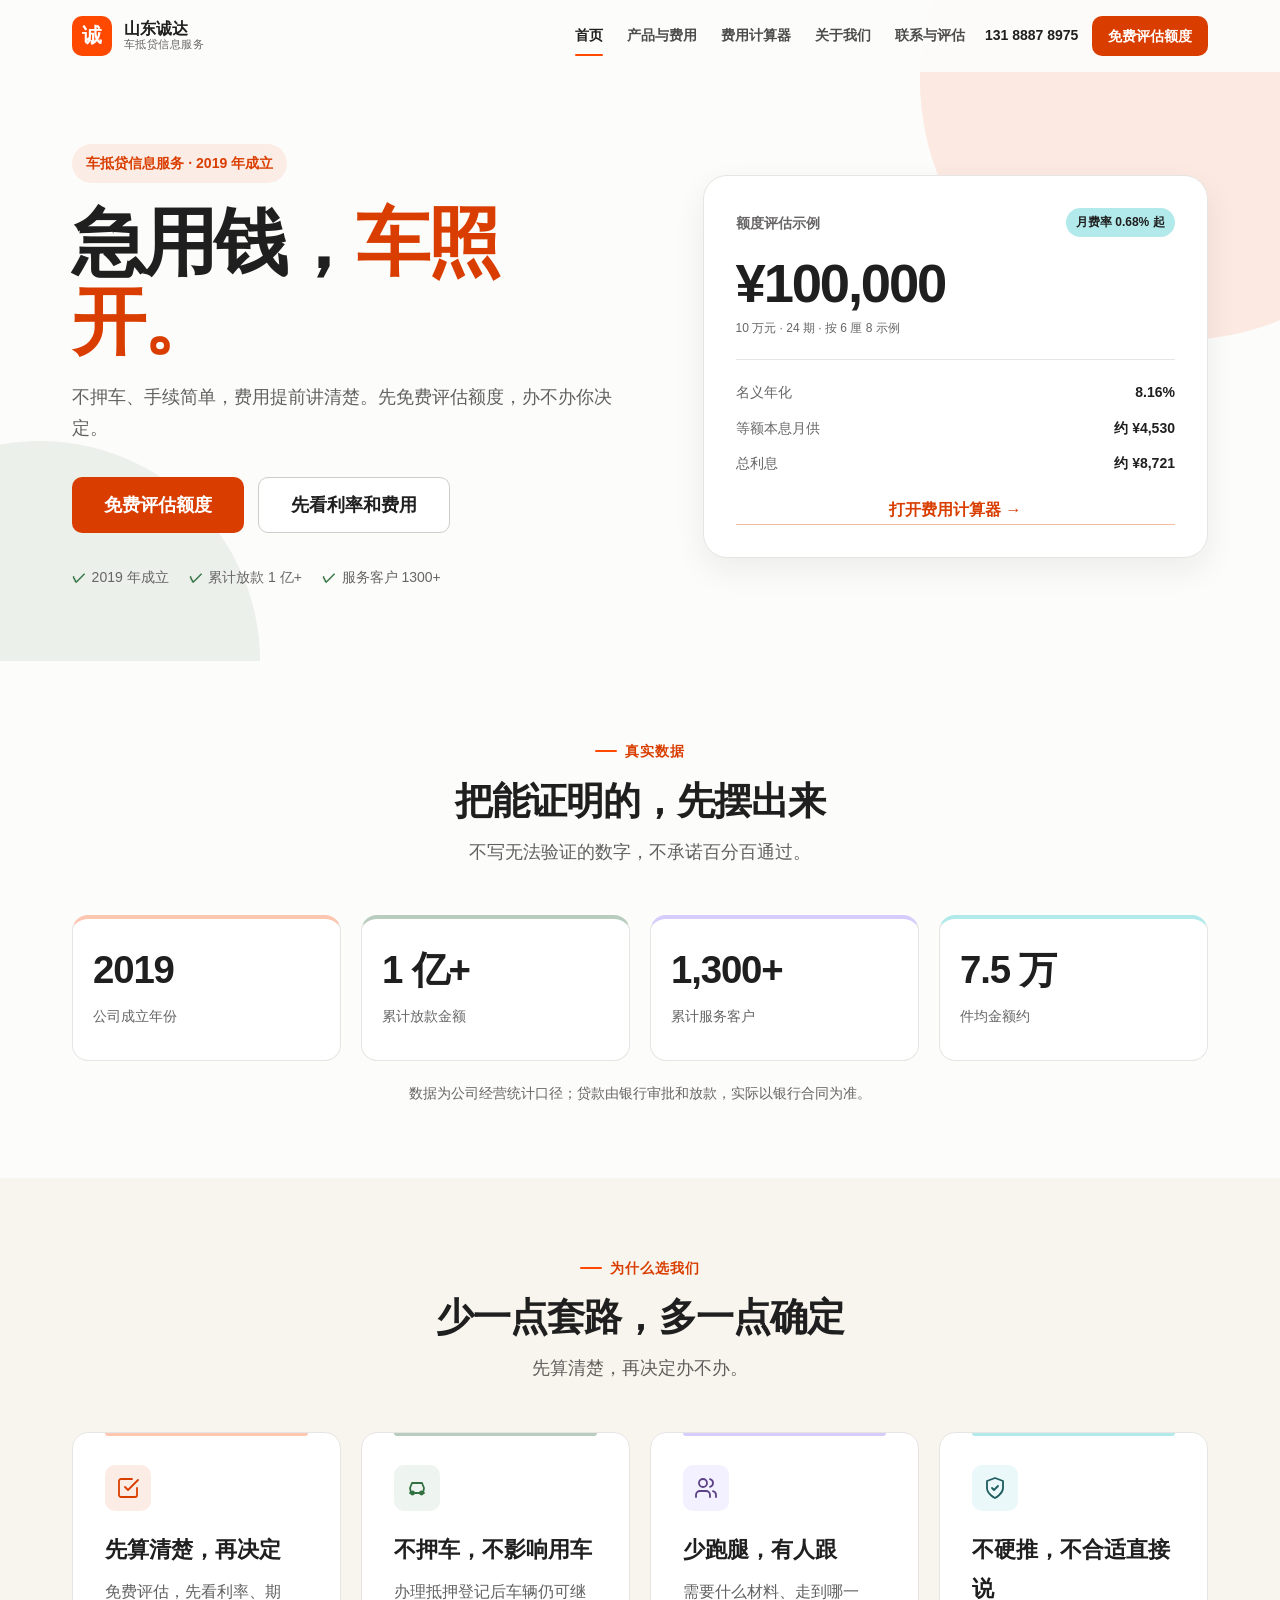
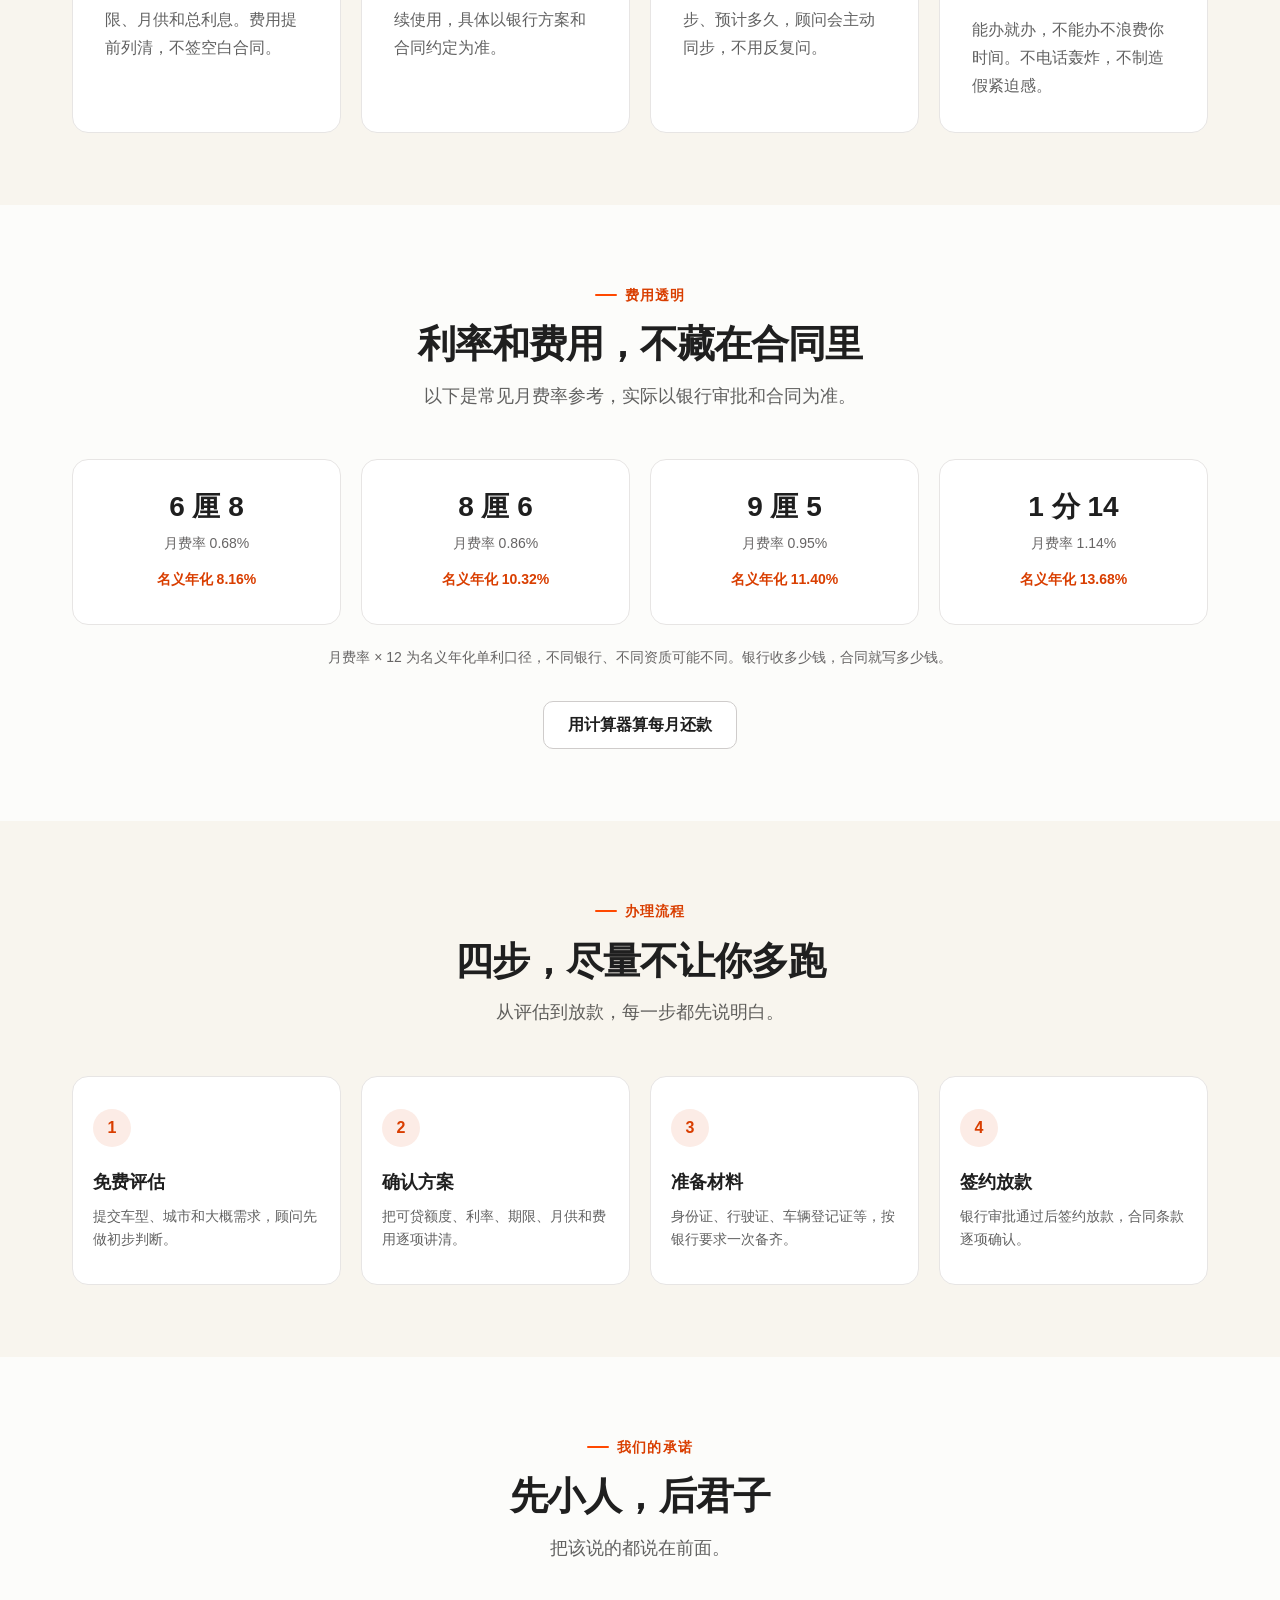
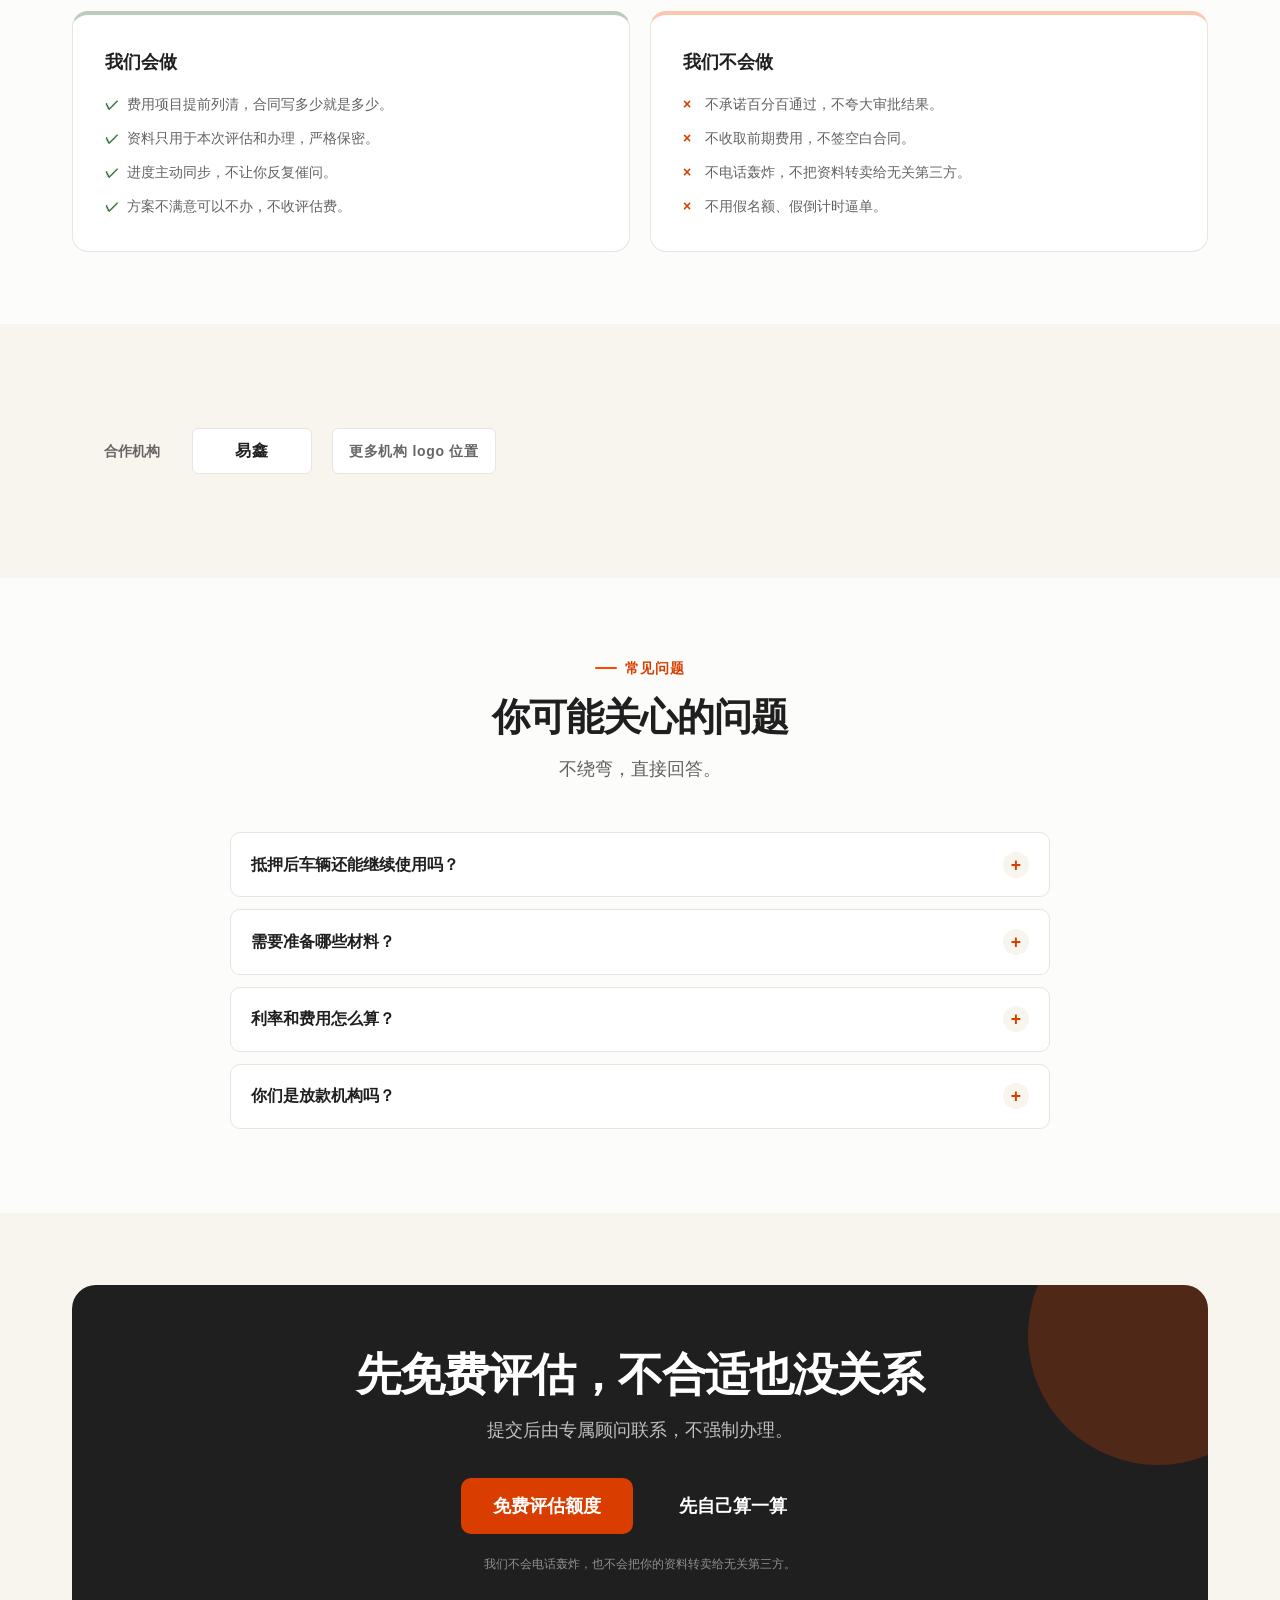
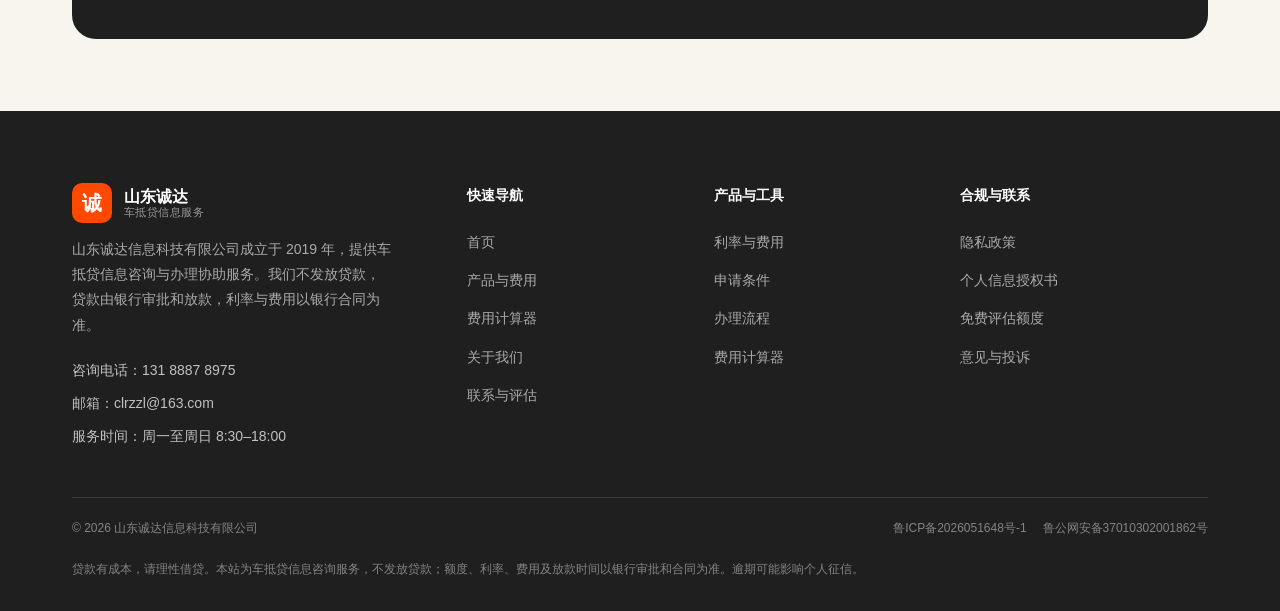
<file: index.html>
<!DOCTYPE html>
<html lang="zh-CN">
<head>
  <meta charset="UTF-8">
  <meta name="viewport" content="width=device-width, initial-scale=1.0">
  <title>山东诚达车抵贷 - 免费评估额度，费用透明</title>
  <meta name="description" content="山东诚达信息科技有限公司，提供车抵贷信息咨询与办理协助服务。2019年成立，累计放款1亿+，常见月费率0.68%起，银行审批放款，费用透明。">
  <link rel="stylesheet" href="css/style.css?v=20260911c">
  <link rel="icon" type="image/svg+xml" href="assets/favicon.svg?v=20260911c">
  <link rel="canonical" href="https://aidaikuan.cn/index.html">
  <meta name="theme-color" content="#FF4800">
  <meta property="og:type" content="website">
  <meta property="og:site_name" content="山东诚达信息科技有限公司">
  <meta property="og:locale" content="zh_CN">
  <meta property="og:title" content="山东诚达车抵贷 - 免费评估额度，费用透明">
  <meta property="og:description" content="山东诚达信息科技有限公司，提供车抵贷信息咨询与办理协助服务。2019年成立，累计放款1亿+，常见月费率0.68%起，银行审批放款，费用透明。">
  <meta property="og:url" content="https://aidaikuan.cn/index.html">
  <meta property="og:image" content="https://aidaikuan.cn/assets/og-image.jpg">
  <meta property="og:image:width" content="1200">
  <meta property="og:image:height" content="630">
  <meta name="twitter:card" content="summary_large_image">
  <script type="application/ld+json">
  {
    "@context": "https://schema.org",
    "@type": "Organization",
    "name": "山东诚达信息科技有限公司",
    "url": "https://aidaikuan.cn/",
    "email": "clrzzl@163.com",
    "telephone": "13188878975",
    "description": "车抵贷信息咨询与办理协助服务，贷款由银行审批和放款。"
  }
  </script>
</head>
<body id="top">

<header class="site-header">
  <div class="container nav-inner">
    <a class="brand" href="index.html" aria-label="山东诚达首页">
      <span class="brand-mark">诚</span>
      <span class="brand-text">
        <strong>山东诚达</strong>
        <small>车抵贷信息服务</small>
      </span>
    </a>
    <nav class="nav-links" aria-label="主导航">
      <a href="index.html">首页</a>
      <a href="services.html">产品与费用</a>
      <a href="calculator.html">费用计算器</a>
      <a href="about.html">关于我们</a>
      <a href="contact.html">联系与评估</a>
    </nav>
    <div class="nav-actions">
      <a class="nav-phone" href="tel:13188878975">131 8887 8975</a>
      <a class="btn btn-primary btn-sm" href="contact.html">免费评估额度</a>
      <button class="nav-toggle" type="button" aria-label="打开导航" aria-expanded="false">
        <span></span><span></span><span></span>
      </button>
    </div>
  </div>
</header>

<div class="mobile-menu">
  <a href="index.html">首页</a>
  <a href="services.html">产品与费用</a>
  <a href="calculator.html">费用计算器</a>
  <a href="about.html">关于我们</a>
  <a href="contact.html">联系与评估</a>
  <a class="btn btn-primary" href="contact.html">免费评估额度</a>
</div>

<main>
  <section class="hero">
    <div class="container hero-grid">
      <div class="hero-copy" data-animate>
        <span class="hero-badge">车抵贷信息服务 · 2019 年成立</span>
        <h1 class="hero-title">急用钱，<span class="accent">车照开。</span></h1>
        <p class="hero-desc">不押车、手续简单，费用提前讲清楚。先免费评估额度，办不办你决定。</p>
        <div class="hero-actions">
          <a class="btn btn-primary btn-lg" href="contact.html">免费评估额度</a>
          <a class="btn btn-secondary btn-lg" href="services.html#fees">先看利率和费用</a>
        </div>
        <div class="hero-trust">
          <span>2019 年成立</span>
          <span>累计放款 1 亿+</span>
          <span>服务客户 1300+</span>
        </div>
      </div>
      <div class="hero-visual" data-animate data-animate-delay="1">
        <div class="hero-card">
          <div class="hero-card-head">
            <span class="hero-card-label">额度评估示例</span>
            <span class="hero-card-tag">月费率 0.68% 起</span>
          </div>
          <div class="hero-card-amount">¥100,000</div>
          <div class="hero-card-note">10 万元 · 24 期 · 按 6 厘 8 示例</div>
          <div class="hero-card-list">
            <div class="hero-card-row"><span>名义年化</span><strong>8.16%</strong></div>
            <div class="hero-card-row"><span>等额本息月供</span><strong>约 ¥4,530</strong></div>
            <div class="hero-card-row"><span>总利息</span><strong>约 ¥8,721</strong></div>
          </div>
          <a class="text-link hero-card-cta" href="calculator.html">打开费用计算器 →</a>
        </div>
      </div>
    </div>
  </section>

  <section class="section" data-count-section>
    <div class="container">
      <div class="text-center" data-animate>
        <span class="eyebrow">真实数据</span>
        <h2 class="section-title">把能证明的，先摆出来</h2>
        <p class="section-subtitle">不写无法验证的数字，不承诺百分百通过。</p>
      </div>
      <div class="stats-grid">
        <div class="stat-card" data-animate>
          <div class="stat-value">2019</div>
          <div class="stat-label">公司成立年份</div>
        </div>
        <div class="stat-card" data-animate data-animate-delay="1">
          <div class="stat-value"><span data-count="1" data-decimals="0">0</span> 亿+</div>
          <div class="stat-label">累计放款金额</div>
        </div>
        <div class="stat-card" data-animate data-animate-delay="2">
          <div class="stat-value"><span data-count="1300" data-decimals="0">0</span>+</div>
          <div class="stat-label">累计服务客户</div>
        </div>
        <div class="stat-card" data-animate data-animate-delay="3">
          <div class="stat-value">7.5 万</div>
          <div class="stat-label">件均金额约</div>
        </div>
      </div>
      <p class="fee-note">数据为公司经营统计口径；贷款由银行审批和放款，实际以银行合同为准。</p>
    </div>
  </section>

  <section class="section section-alt">
    <div class="container">
      <div class="text-center" data-animate>
        <span class="eyebrow">为什么选我们</span>
        <h2 class="section-title">少一点套路，多一点确定</h2>
        <p class="section-subtitle">先算清楚，再决定办不办。</p>
      </div>
      <div class="card-grid">
        <article class="feature-card" data-animate>
          <div class="icon-box peach" aria-hidden="true">
            <svg viewBox="0 0 24 24" fill="none" stroke="currentColor" stroke-width="1.8" stroke-linecap="round" stroke-linejoin="round"><path d="M9 11l3 3L22 4"/><path d="M21 12v7a2 2 0 0 1-2 2H5a2 2 0 0 1-2-2V5a2 2 0 0 1 2-2h11"/></svg>
          </div>
          <h3 class="feature-title">先算清楚，再决定</h3>
          <p class="feature-desc">免费评估，先看利率、期限、月供和总利息。费用提前列清，不签空白合同。</p>
        </article>
        <article class="feature-card" data-animate data-animate-delay="1">
          <div class="icon-box sage" aria-hidden="true">
            <svg viewBox="0 0 24 24" fill="none" stroke="currentColor" stroke-width="1.8" stroke-linecap="round" stroke-linejoin="round"><path d="M5 17h14M6 17l-1-5 2-5h10l2 5-1 5"/><circle cx="7.5" cy="17" r="1.5"/><circle cx="16.5" cy="17" r="1.5"/></svg>
          </div>
          <h3 class="feature-title">不押车，不影响用车</h3>
          <p class="feature-desc">办理抵押登记后车辆仍可继续使用，具体以银行方案和合同约定为准。</p>
        </article>
        <article class="feature-card" data-animate data-animate-delay="2">
          <div class="icon-box lavender" aria-hidden="true">
            <svg viewBox="0 0 24 24" fill="none" stroke="currentColor" stroke-width="1.8" stroke-linecap="round" stroke-linejoin="round"><path d="M16 21v-2a4 4 0 0 0-4-4H6a4 4 0 0 0-4 4v2"/><circle cx="9" cy="7" r="4"/><path d="M22 21v-2a4 4 0 0 0-3-3.87"/><path d="M16 3.13a4 4 0 0 1 0 7.75"/></svg>
          </div>
          <h3 class="feature-title">少跑腿，有人跟</h3>
          <p class="feature-desc">需要什么材料、走到哪一步、预计多久，顾问会主动同步，不用反复问。</p>
        </article>
        <article class="feature-card" data-animate data-animate-delay="3">
          <div class="icon-box teal" aria-hidden="true">
            <svg viewBox="0 0 24 24" fill="none" stroke="currentColor" stroke-width="1.8" stroke-linecap="round" stroke-linejoin="round"><path d="M12 22s8-4 8-10V5l-8-3-8 3v7c0 6 8 10 8 10z"/><path d="M9 12l2 2 4-4"/></svg>
          </div>
          <h3 class="feature-title">不硬推，不合适直接说</h3>
          <p class="feature-desc">能办就办，不能办不浪费你时间。不电话轰炸，不制造假紧迫感。</p>
        </article>
      </div>
    </div>
  </section>

  <section class="section" id="fees">
    <div class="container">
      <div class="text-center" data-animate>
        <span class="eyebrow">费用透明</span>
        <h2 class="section-title">利率和费用，不藏在合同里</h2>
        <p class="section-subtitle">以下是常见月费率参考，实际以银行审批和合同为准。</p>
      </div>
      <div class="rate-grid">
        <div class="rate-card" data-animate>
          <strong>6 厘 8</strong>
          <span>月费率 0.68%</span>
          <em>名义年化 8.16%</em>
        </div>
        <div class="rate-card" data-animate data-animate-delay="1">
          <strong>8 厘 6</strong>
          <span>月费率 0.86%</span>
          <em>名义年化 10.32%</em>
        </div>
        <div class="rate-card" data-animate data-animate-delay="2">
          <strong>9 厘 5</strong>
          <span>月费率 0.95%</span>
          <em>名义年化 11.40%</em>
        </div>
        <div class="rate-card" data-animate data-animate-delay="3">
          <strong>1 分 14</strong>
          <span>月费率 1.14%</span>
          <em>名义年化 13.68%</em>
        </div>
      </div>
      <p class="fee-note">月费率 × 12 为名义年化单利口径，不同银行、不同资质可能不同。银行收多少钱，合同就写多少钱。</p>
      <div class="text-center mt-lg" data-animate>
        <a class="btn btn-secondary" href="calculator.html">用计算器算每月还款</a>
      </div>
    </div>
  </section>

  <section class="section section-alt">
    <div class="container">
      <div class="text-center" data-animate>
        <span class="eyebrow">办理流程</span>
        <h2 class="section-title">四步，尽量不让你多跑</h2>
        <p class="section-subtitle">从评估到放款，每一步都先说明白。</p>
      </div>
      <div class="process-grid">
        <div class="process-step" data-animate>
          <div class="process-num">1</div>
          <h3>免费评估</h3>
          <p>提交车型、城市和大概需求，顾问先做初步判断。</p>
        </div>
        <div class="process-step" data-animate data-animate-delay="1">
          <div class="process-num">2</div>
          <h3>确认方案</h3>
          <p>把可贷额度、利率、期限、月供和费用逐项讲清。</p>
        </div>
        <div class="process-step" data-animate data-animate-delay="2">
          <div class="process-num">3</div>
          <h3>准备材料</h3>
          <p>身份证、行驶证、车辆登记证等，按银行要求一次备齐。</p>
        </div>
        <div class="process-step" data-animate data-animate-delay="3">
          <div class="process-num">4</div>
          <h3>签约放款</h3>
          <p>银行审批通过后签约放款，合同条款逐项确认。</p>
        </div>
      </div>
    </div>
  </section>

  <section class="section">
    <div class="container">
      <div class="text-center" data-animate>
        <span class="eyebrow">我们的承诺</span>
        <h2 class="section-title">先小人，后君子</h2>
        <p class="section-subtitle">把该说的都说在前面。</p>
      </div>
      <div class="commitment-grid">
        <div class="commitment-card do" data-animate>
          <h3>我们会做</h3>
          <ul class="commitment-list">
            <li>费用项目提前列清，合同写多少就是多少。</li>
            <li>资料只用于本次评估和办理，严格保密。</li>
            <li>进度主动同步，不让你反复催问。</li>
            <li>方案不满意可以不办，不收评估费。</li>
          </ul>
        </div>
        <div class="commitment-card dont" data-animate data-animate-delay="1">
          <h3>我们不会做</h3>
          <ul class="commitment-list">
            <li>不承诺百分百通过，不夸大审批结果。</li>
            <li>不收取前期费用，不签空白合同。</li>
            <li>不电话轰炸，不把资料转卖给无关第三方。</li>
            <li>不用假名额、假倒计时逼单。</li>
          </ul>
        </div>
      </div>
    </div>
  </section>

  <section class="section section-alt">
    <div class="container">
      <div class="partner-strip" data-animate>
        <p>合作机构</p>
        <div class="partner-logos">
          <span class="partner-logo">易鑫</span>
          <span class="partner-logo placeholder">更多机构 logo 位置</span>
        </div>
      </div>
    </div>
  </section>

  <section class="section">
    <div class="container">
      <div class="text-center" data-animate>
        <span class="eyebrow">常见问题</span>
        <h2 class="section-title">你可能关心的问题</h2>
        <p class="section-subtitle">不绕弯，直接回答。</p>
      </div>
      <div class="faq-list">
        <div class="faq-item" data-animate>
          <button class="faq-question" type="button">抵押后车辆还能继续使用吗？<span class="faq-toggle">+</span></button>
          <div class="faq-answer"><div class="faq-answer-inner">可以。办理抵押登记后车辆仍由你继续使用，还清贷款后解除抵押。具体是否需要安装 GPS、如何安装，以银行方案和合同约定为准。</div></div>
        </div>
        <div class="faq-item" data-animate data-animate-delay="1">
          <button class="faq-question" type="button">需要准备哪些材料？<span class="faq-toggle">+</span></button>
          <div class="faq-answer"><div class="faq-answer-inner">常见材料包括身份证、行驶证、车辆登记证（绿本）、车辆保险单、驾驶证等，具体以银行要求为准。顾问会按你的情况一次列清。</div></div>
        </div>
        <div class="faq-item" data-animate data-animate-delay="2">
          <button class="faq-question" type="button">利率和费用怎么算？<span class="faq-toggle">+</span></button>
          <div class="faq-answer"><div class="faq-answer-inner">常见月费率参考 0.68%–1.14%，名义年化约 8.16%–13.68%。银行收多少钱，合同就写多少钱；我们不会在银行合同之外私自加收费用，如有服务费会提前说明并写入协议。</div></div>
        </div>
        <div class="faq-item" data-animate data-animate-delay="3">
          <button class="faq-question" type="button">你们是放款机构吗？<span class="faq-toggle">+</span></button>
          <div class="faq-answer"><div class="faq-answer-inner">不是。我们是车抵贷信息咨询与办理协助服务方，不发放贷款。贷款由银行审批和放款，额度、利率、费用和放款时间均以银行合同为准。</div></div>
        </div>
      </div>
    </div>
  </section>

  <section class="section section-alt">
    <div class="container">
      <div class="cta-section" data-animate>
        <div class="cta-content">
          <h2 class="cta-title">先免费评估，不合适也没关系</h2>
          <p class="cta-desc">提交后由专属顾问联系，不强制办理。</p>
          <div class="cta-actions">
            <a class="btn btn-primary btn-lg" href="contact.html">免费评估额度</a>
            <a class="btn btn-link btn-lg" href="calculator.html">先自己算一算</a>
          </div>
          <p class="cta-small">我们不会电话轰炸，也不会把你的资料转卖给无关第三方。</p>
        </div>
      </div>
    </div>
  </section>
</main>

<footer class="site-footer">
  <div class="container">
    <div class="footer-grid">
      <div class="footer-brand">
        <a class="brand" href="index.html" aria-label="山东诚达首页">
          <span class="brand-mark">诚</span>
          <span class="brand-text">
            <strong>山东诚达</strong>
            <small>车抵贷信息服务</small>
          </span>
        </a>
        <p>山东诚达信息科技有限公司成立于 2019 年，提供车抵贷信息咨询与办理协助服务。我们不发放贷款，贷款由银行审批和放款，利率与费用以银行合同为准。</p>
        <div class="footer-contact">
          <a href="tel:13188878975">咨询电话：131 8887 8975</a>
          <a href="mailto:clrzzl@163.com">邮箱：clrzzl@163.com</a>
          <span>服务时间：周一至周日 8:30–18:00</span>
        </div>
      </div>
      <div class="footer-col">
        <h4>快速导航</h4>
        <ul>
          <li><a href="index.html">首页</a></li>
          <li><a href="services.html">产品与费用</a></li>
          <li><a href="calculator.html">费用计算器</a></li>
          <li><a href="about.html">关于我们</a></li>
          <li><a href="contact.html">联系与评估</a></li>
        </ul>
      </div>
      <div class="footer-col">
        <h4>产品与工具</h4>
        <ul>
          <li><a href="services.html#fees">利率与费用</a></li>
          <li><a href="services.html#conditions">申请条件</a></li>
          <li><a href="services.html#process">办理流程</a></li>
          <li><a href="calculator.html">费用计算器</a></li>
        </ul>
      </div>
      <div class="footer-col">
        <h4>合规与联系</h4>
        <ul>
          <li><a href="privacy.html">隐私政策</a></li>
          <li><a href="authorization.html">个人信息授权书</a></li>
          <li><a href="contact.html">免费评估额度</a></li>
          <li><a href="mailto:clrzzl@163.com">意见与投诉</a></li>
        </ul>
      </div>
    </div>
    <div class="footer-bottom">
      <span>© <span class="js-year">2026</span> 山东诚达信息科技有限公司</span>
      <div class="footer-legal">
        <a href="https://beian.miit.gov.cn" target="_blank" rel="noreferrer noopener">鲁ICP备2026051648号-1</a>
        <a href="https://beian.mps.gov.cn/#/query/webSearch?code=37010302001862" rel="noreferrer" target="_blank">鲁公网安备37010302001862号</a>
      </div>
    </div>
    <p class="footer-risk">贷款有成本，请理性借贷。本站为车抵贷信息咨询服务，不发放贷款；额度、利率、费用及放款时间以银行审批和合同为准。逾期可能影响个人征信。</p>
  </div>
</footer>
<script src="js/main.js?v=20260911c"></script>
</body>
</html>
</file>
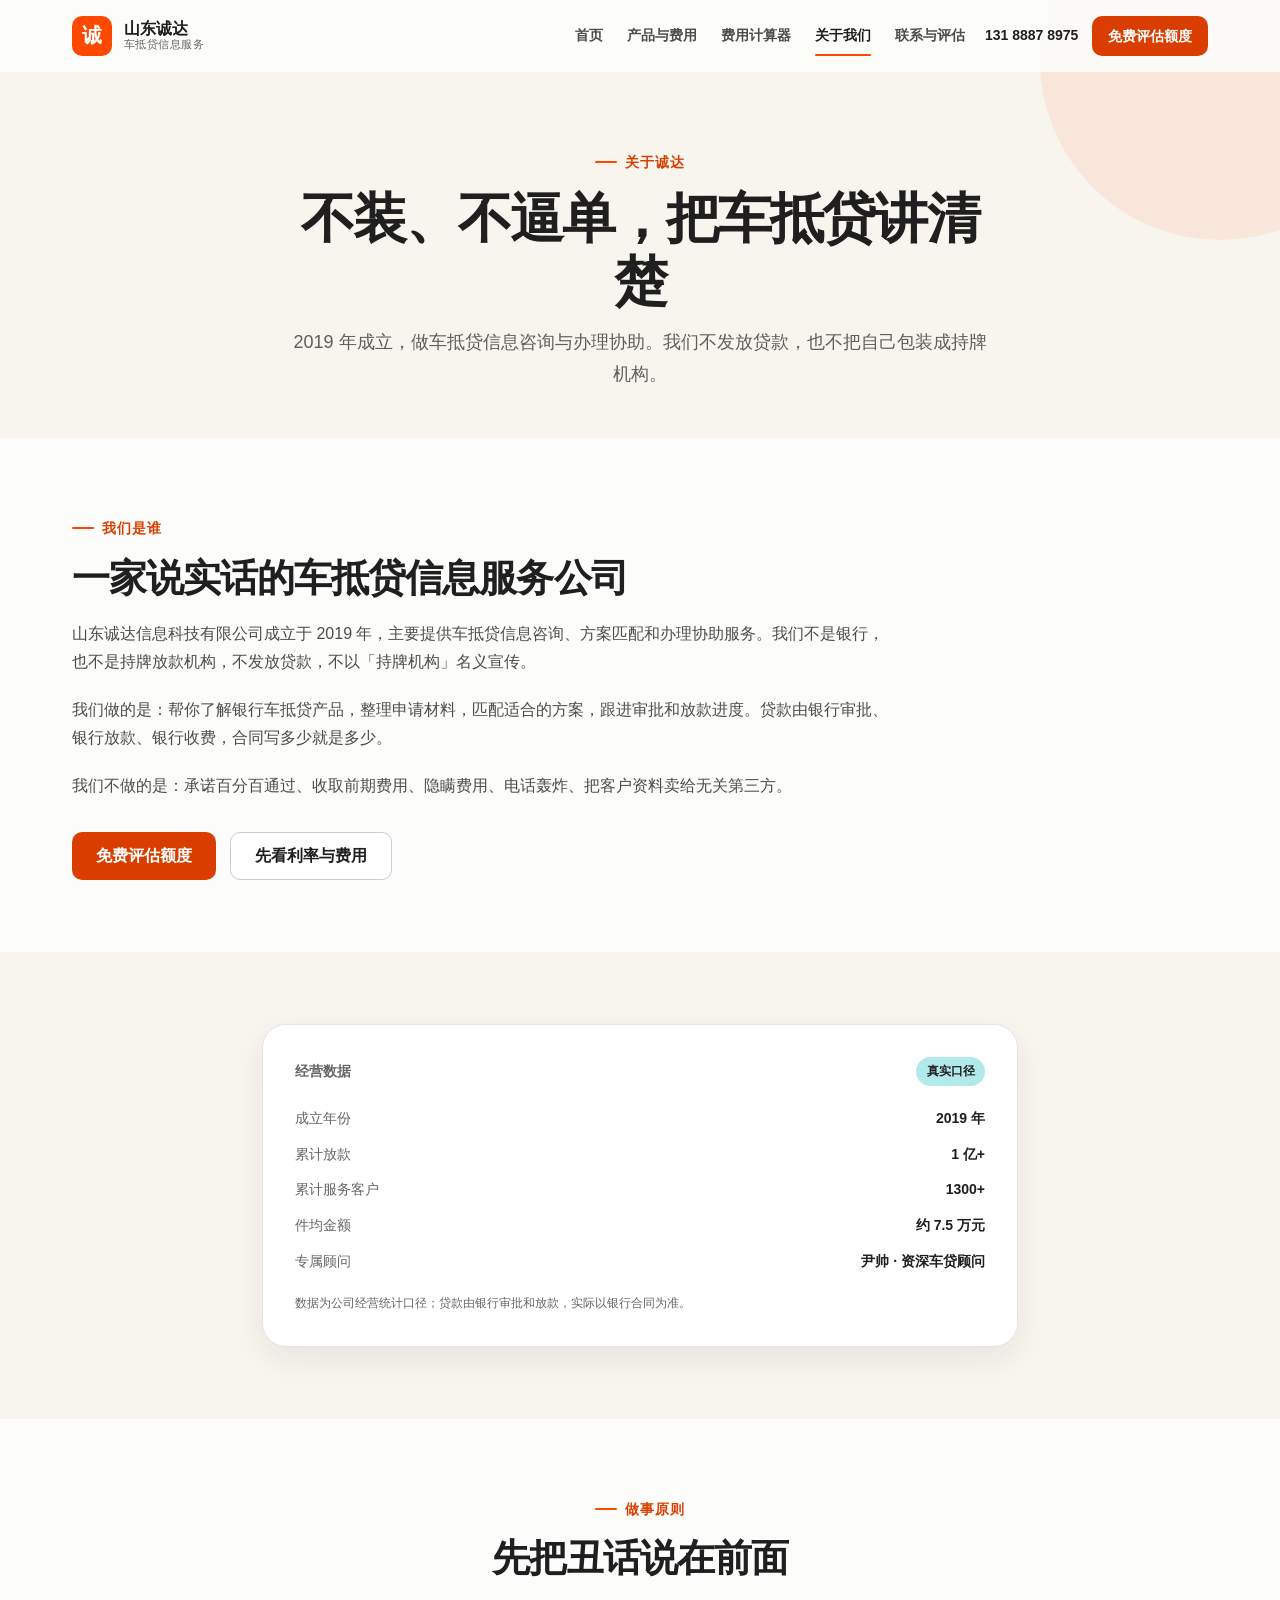
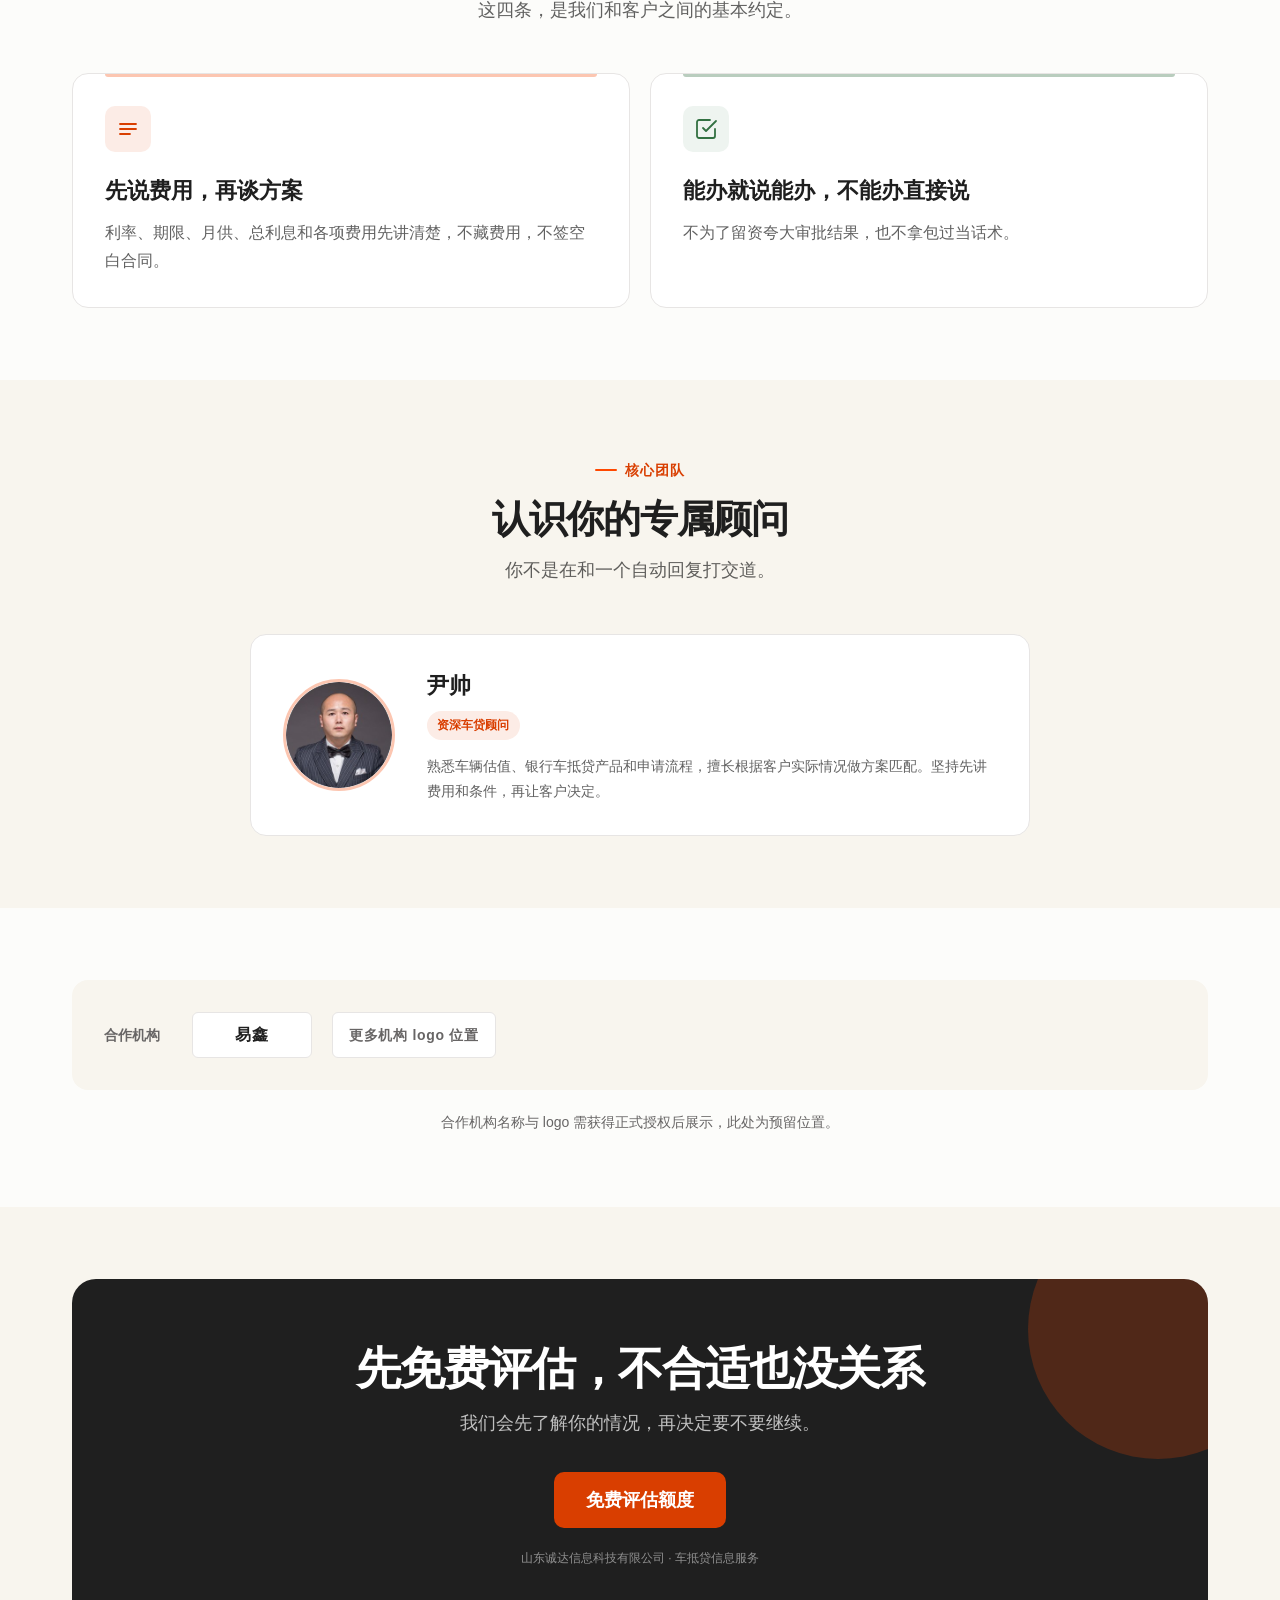
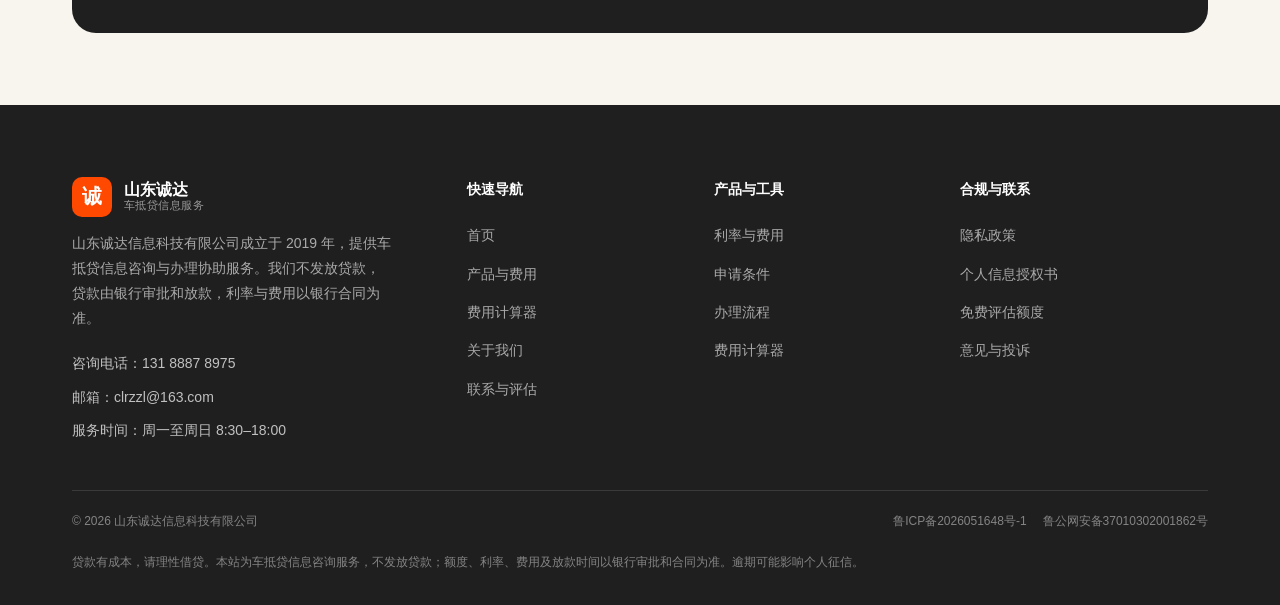
<file: about.html>
<!DOCTYPE html>
<html lang="zh-CN">
<head>
  <meta charset="UTF-8">
  <meta name="viewport" content="width=device-width, initial-scale=1.0">
  <title>关于我们 - 山东诚达车抵贷信息服务</title>
  <meta name="description" content="山东诚达信息科技有限公司成立于2019年，提供车抵贷信息咨询与办理协助服务。公司非持牌放款机构，不发放贷款，贷款由银行审批和放款。">
  <link rel="stylesheet" href="css/style.css?v=20260911c">
  <link rel="icon" type="image/svg+xml" href="assets/favicon.svg?v=20260911c">
  <link rel="canonical" href="https://aidaikuan.cn/about.html">
  <meta name="theme-color" content="#FF4800">
  <meta property="og:type" content="website">
  <meta property="og:site_name" content="山东诚达信息科技有限公司">
  <meta property="og:locale" content="zh_CN">
  <meta property="og:title" content="关于我们 - 山东诚达车抵贷信息服务">
  <meta property="og:description" content="山东诚达信息科技有限公司成立于2019年，提供车抵贷信息咨询与办理协助服务。公司非持牌放款机构，不发放贷款，贷款由银行审批和放款。">
  <meta property="og:url" content="https://aidaikuan.cn/about.html">
  <meta property="og:image" content="https://aidaikuan.cn/assets/og-image.jpg">
  <meta property="og:image:width" content="1200">
  <meta property="og:image:height" content="630">
  <meta name="twitter:card" content="summary_large_image">
  <script type="application/ld+json">
  {
    "@context": "https://schema.org",
    "@type": "Organization",
    "name": "山东诚达信息科技有限公司",
    "url": "https://aidaikuan.cn/",
    "email": "clrzzl@163.com",
    "telephone": "13188878975",
    "description": "车抵贷信息咨询与办理协助服务，贷款由银行审批和放款。"
  }
  </script>
</head>
<body id="top">

<header class="site-header">
  <div class="container nav-inner">
    <a class="brand" href="index.html" aria-label="山东诚达首页">
      <span class="brand-mark">诚</span>
      <span class="brand-text">
        <strong>山东诚达</strong>
        <small>车抵贷信息服务</small>
      </span>
    </a>
    <nav class="nav-links" aria-label="主导航">
      <a href="index.html">首页</a>
      <a href="services.html">产品与费用</a>
      <a href="calculator.html">费用计算器</a>
      <a href="about.html">关于我们</a>
      <a href="contact.html">联系与评估</a>
    </nav>
    <div class="nav-actions">
      <a class="nav-phone" href="tel:13188878975">131 8887 8975</a>
      <a class="btn btn-primary btn-sm" href="contact.html">免费评估额度</a>
      <button class="nav-toggle" type="button" aria-label="打开导航" aria-expanded="false">
        <span></span><span></span><span></span>
      </button>
    </div>
  </div>
</header>

<div class="mobile-menu">
  <a href="index.html">首页</a>
  <a href="services.html">产品与费用</a>
  <a href="calculator.html">费用计算器</a>
  <a href="about.html">关于我们</a>
  <a href="contact.html">联系与评估</a>
  <a class="btn btn-primary" href="contact.html">免费评估额度</a>
</div>
<main>
  <section class="page-hero">
    <div class="container page-hero-content">
      <span class="eyebrow">关于诚达</span>
      <h1>不装、不逼单，把车抵贷讲清楚</h1>
      <p>2019 年成立，做车抵贷信息咨询与办理协助。我们不发放贷款，也不把自己包装成持牌机构。</p>
    </div>
  </section>  <section class="section">
    <div class="container">
      <div class="about-intro">
        <div data-animate>
          <span class="eyebrow">我们是谁</span>
          <h2 class="section-title">一家说实话的车抵贷信息服务公司</h2>
          <p class="mt-md">山东诚达信息科技有限公司成立于 2019 年，主要提供车抵贷信息咨询、方案匹配和办理协助服务。我们不是银行，也不是持牌放款机构，不发放贷款，不以「持牌机构」名义宣传。</p>
          <p class="mt-md">我们做的是：帮你了解银行车抵贷产品，整理申请材料，匹配适合的方案，跟进审批和放款进度。贷款由银行审批、银行放款、银行收费，合同写多少就是多少。</p>
          <p class="mt-md">我们不做的是：承诺百分百通过、收取前期费用、隐瞒费用、电话轰炸、把客户资料卖给无关第三方。</p>
          <div class="hero-actions">
            <a class="btn btn-primary" href="contact.html">免费评估额度</a>
            <a class="btn btn-secondary" href="services.html#fees">先看利率与费用</a>
          </div>
        </div>
      </div>
    </div>
  </section>  <section class="section section-alt">
    <div class="container-narrow">
      <div class="hero-card" data-animate>
        <div class="hero-card-head">
          <span class="hero-card-label">经营数据</span>
          <span class="hero-card-tag">真实口径</span>
        </div>
        <div class="hero-card-list" style="border-top:0;padding-top:0;">
          <div class="hero-card-row"><span>成立年份</span><strong>2019 年</strong></div>
          <div class="hero-card-row"><span>累计放款</span><strong>1 亿+</strong></div>
          <div class="hero-card-row"><span>累计服务客户</span><strong>1300+</strong></div>
          <div class="hero-card-row"><span>件均金额</span><strong>约 7.5 万元</strong></div>
          <div class="hero-card-row"><span>专属顾问</span><strong>尹帅 · 资深车贷顾问</strong></div>
        </div>
        <p class="hero-card-note mt-md">数据为公司经营统计口径；贷款由银行审批和放款，实际以银行合同为准。</p>
      </div>
    </div>
  </section>

  <section class="section">
    <div class="container">
      <div class="text-center" data-animate>
        <span class="eyebrow">做事原则</span>
        <h2 class="section-title">先把丑话说在前面</h2>
        <p class="section-subtitle">这四条，是我们和客户之间的基本约定。</p>
      </div>
      <div class="card-grid">
        <article class="feature-card" data-animate>
          <div class="icon-box peach" aria-hidden="true"><svg viewBox="0 0 24 24" fill="none" stroke="currentColor" stroke-width="1.8" stroke-linecap="round" stroke-linejoin="round"><path d="M4 7h16M4 12h16M4 17h10"/></svg></div>
          <h3 class="feature-title">先说费用，再谈方案</h3>
          <p class="feature-desc">利率、期限、月供、总利息和各项费用先讲清楚，不藏费用，不签空白合同。</p>
        </article>
        <article class="feature-card" data-animate data-animate-delay="1">
          <div class="icon-box sage" aria-hidden="true"><svg viewBox="0 0 24 24" fill="none" stroke="currentColor" stroke-width="1.8" stroke-linecap="round" stroke-linejoin="round"><path d="M9 11l3 3L22 4"/><path d="M21 12v7a2 2 0 0 1-2 2H5a2 2 0 0 1-2-2V5a2 2 0 0 1 2-2h11"/></svg></div>
          <h3 class="feature-title">能办就说能办，不能办直接说</h3>
          <p class="feature-desc">不为了留资夸大审批结果，也不拿包过当话术。</p>
        </article>
      </div>
    </div>
  </section>  <section class="section section-alt">
    <div class="container">
      <div class="text-center" data-animate>
        <span class="eyebrow">核心团队</span>
        <h2 class="section-title">认识你的专属顾问</h2>
        <p class="section-subtitle">你不是在和一个自动回复打交道。</p>
      </div>
      <div class="expert-card" data-animate>
        <div class="expert-avatar"><img src="assets/expert-avatar.jpg" alt="尹帅" loading="lazy"></div>
        <div class="expert-info">
          <h3>尹帅</h3>
          <span class="expert-title">资深车贷顾问</span>
          <p>熟悉车辆估值、银行车抵贷产品和申请流程，擅长根据客户实际情况做方案匹配。坚持先讲费用和条件，再让客户决定。</p>
        </div>
      </div>
    </div>
  </section>

  <section class="section">
    <div class="container">
      <div class="partner-strip" data-animate>
        <p>合作机构</p>
        <div class="partner-logos">
          <span class="partner-logo">易鑫</span>
          <span class="partner-logo placeholder">更多机构 logo 位置</span>
        </div>
      </div>
      <p class="fee-note">合作机构名称与 logo 需获得正式授权后展示，此处为预留位置。</p>
    </div>
  </section>

  <section class="section section-alt">
    <div class="container">
      <div class="cta-section" data-animate>
        <div class="cta-content">
          <h2 class="cta-title">先免费评估，不合适也没关系</h2>
          <p class="cta-desc">我们会先了解你的情况，再决定要不要继续。</p>
          <div class="cta-actions"><a class="btn btn-primary btn-lg" href="contact.html">免费评估额度</a></div>
          <p class="cta-small">山东诚达信息科技有限公司 · 车抵贷信息服务</p>
        </div>
      </div>
    </div>
  </section>
</main>
<footer class="site-footer">
  <div class="container">
    <div class="footer-grid">
      <div class="footer-brand">
        <a class="brand" href="index.html" aria-label="山东诚达首页">
          <span class="brand-mark">诚</span>
          <span class="brand-text">
            <strong>山东诚达</strong>
            <small>车抵贷信息服务</small>
          </span>
        </a>
        <p>山东诚达信息科技有限公司成立于 2019 年，提供车抵贷信息咨询与办理协助服务。我们不发放贷款，贷款由银行审批和放款，利率与费用以银行合同为准。</p>
        <div class="footer-contact">
          <a href="tel:13188878975">咨询电话：131 8887 8975</a>
          <a href="mailto:clrzzl@163.com">邮箱：clrzzl@163.com</a>
          <span>服务时间：周一至周日 8:30–18:00</span>
        </div>
      </div>
      <div class="footer-col">
        <h4>快速导航</h4>
        <ul>
          <li><a href="index.html">首页</a></li>
          <li><a href="services.html">产品与费用</a></li>
          <li><a href="calculator.html">费用计算器</a></li>
          <li><a href="about.html">关于我们</a></li>
          <li><a href="contact.html">联系与评估</a></li>
        </ul>
      </div>
      <div class="footer-col">
        <h4>产品与工具</h4>
        <ul>
          <li><a href="services.html#fees">利率与费用</a></li>
          <li><a href="services.html#conditions">申请条件</a></li>
          <li><a href="services.html#process">办理流程</a></li>
          <li><a href="calculator.html">费用计算器</a></li>
        </ul>
      </div>
      <div class="footer-col">
        <h4>合规与联系</h4>
        <ul>
          <li><a href="privacy.html">隐私政策</a></li>
          <li><a href="authorization.html">个人信息授权书</a></li>
          <li><a href="contact.html">免费评估额度</a></li>
          <li><a href="mailto:clrzzl@163.com">意见与投诉</a></li>
        </ul>
      </div>
    </div>
    <div class="footer-bottom">
      <span>© <span class="js-year">2026</span> 山东诚达信息科技有限公司</span>
      <div class="footer-legal">
        <a href="https://beian.miit.gov.cn" target="_blank" rel="noreferrer noopener">鲁ICP备2026051648号-1</a>
        <a href="https://beian.mps.gov.cn/#/query/webSearch?code=37010302001862" rel="noreferrer" target="_blank">鲁公网安备37010302001862号</a>
      </div>
    </div>
    <p class="footer-risk">贷款有成本，请理性借贷。本站为车抵贷信息咨询服务，不发放贷款；额度、利率、费用及放款时间以银行审批和合同为准。逾期可能影响个人征信。</p>
  </div>
</footer>
<script src="js/main.js?v=20260911c"></script>
</body>
</html>
</file>
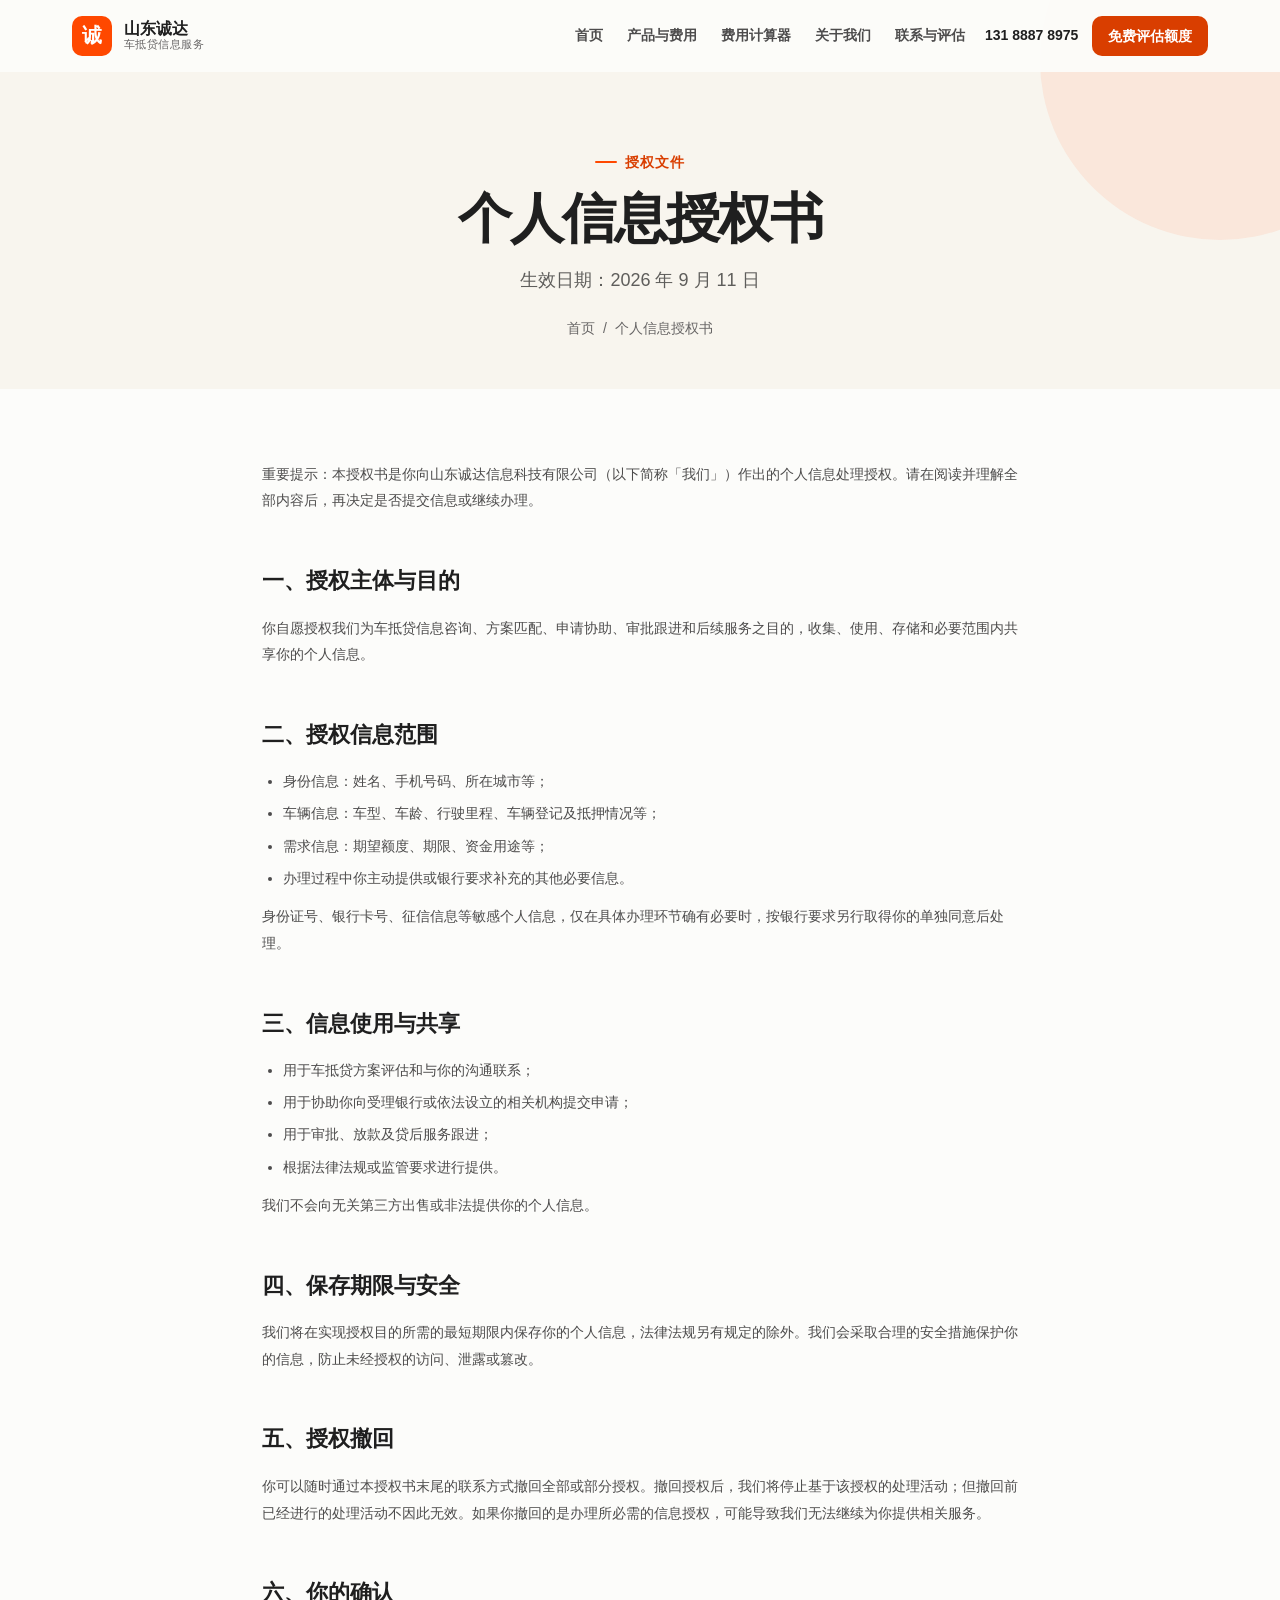
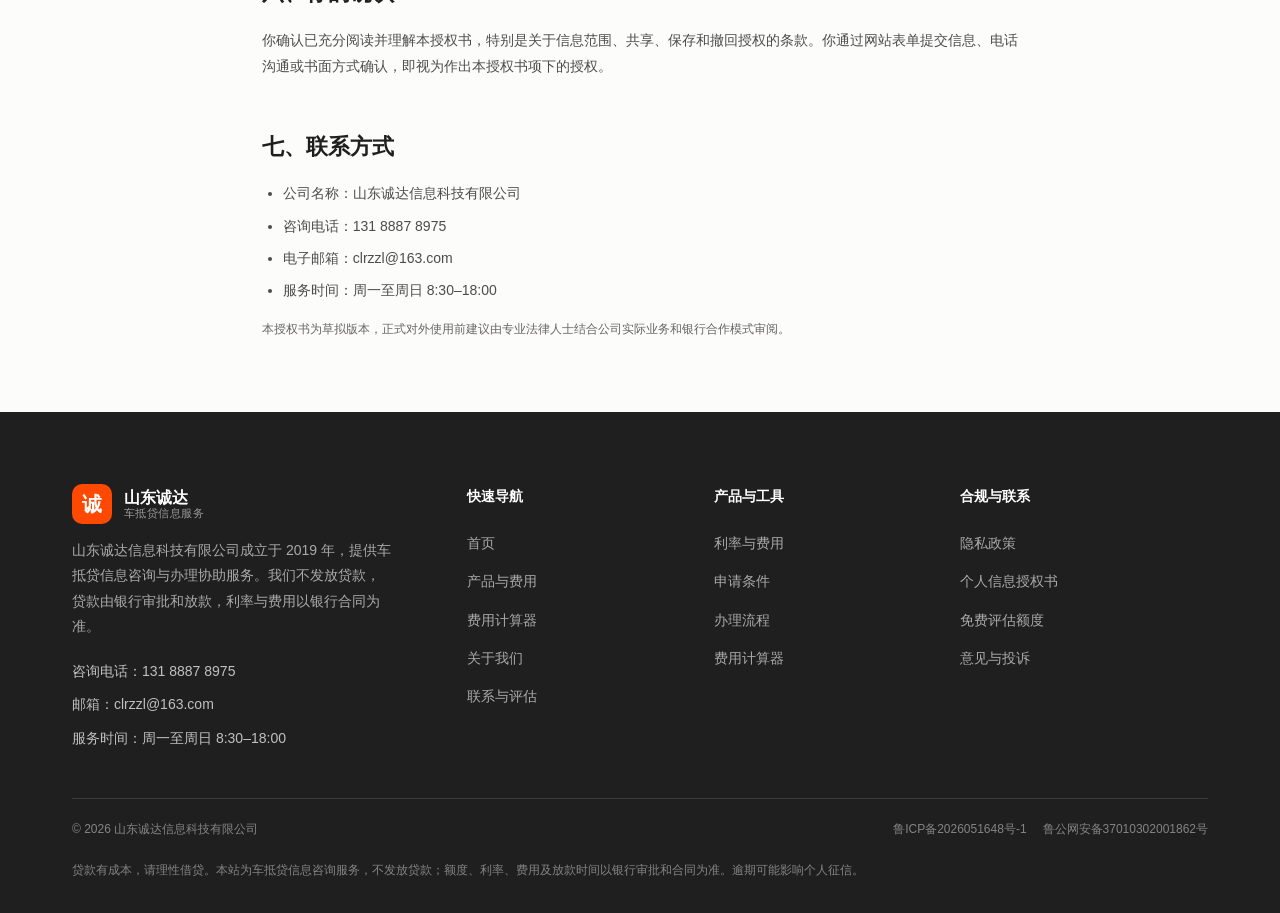
<file: authorization.html>
<!DOCTYPE html>
<html lang="zh-CN">
<head>
  <meta charset="UTF-8">
  <meta name="viewport" content="width=device-width, initial-scale=1.0">
  <title>个人信息授权书 - 山东诚达</title>
  <meta name="description" content="山东诚达个人信息授权书，用于车抵贷信息咨询、方案匹配和办理协助。">
  <link rel="stylesheet" href="css/style.css?v=20260911c">
  <link rel="icon" type="image/svg+xml" href="assets/favicon.svg?v=20260911c">
  <link rel="canonical" href="https://aidaikuan.cn/authorization.html">
  <meta name="theme-color" content="#FF4800">
  <meta property="og:type" content="website">
  <meta property="og:site_name" content="山东诚达信息科技有限公司">
  <meta property="og:locale" content="zh_CN">
  <meta property="og:title" content="个人信息授权书 - 山东诚达">
  <meta property="og:description" content="山东诚达个人信息授权书，用于车抵贷信息咨询、方案匹配和办理协助。">
  <meta property="og:url" content="https://aidaikuan.cn/authorization.html">
  <meta property="og:image" content="https://aidaikuan.cn/assets/og-image.jpg">
  <meta property="og:image:width" content="1200">
  <meta property="og:image:height" content="630">
  <meta name="twitter:card" content="summary_large_image">
  <script type="application/ld+json">
  {
    "@context": "https://schema.org",
    "@type": "Organization",
    "name": "山东诚达信息科技有限公司",
    "url": "https://aidaikuan.cn/",
    "email": "clrzzl@163.com",
    "telephone": "13188878975",
    "description": "车抵贷信息咨询与办理协助服务，贷款由银行审批和放款。"
  }
  </script>
</head>
<body id="top">

<header class="site-header">
  <div class="container nav-inner">
    <a class="brand" href="index.html" aria-label="山东诚达首页">
      <span class="brand-mark">诚</span>
      <span class="brand-text">
        <strong>山东诚达</strong>
        <small>车抵贷信息服务</small>
      </span>
    </a>
    <nav class="nav-links" aria-label="主导航">
      <a href="index.html">首页</a>
      <a href="services.html">产品与费用</a>
      <a href="calculator.html">费用计算器</a>
      <a href="about.html">关于我们</a>
      <a href="contact.html">联系与评估</a>
    </nav>
    <div class="nav-actions">
      <a class="nav-phone" href="tel:13188878975">131 8887 8975</a>
      <a class="btn btn-primary btn-sm" href="contact.html">免费评估额度</a>
      <button class="nav-toggle" type="button" aria-label="打开导航" aria-expanded="false">
        <span></span><span></span><span></span>
      </button>
    </div>
  </div>
</header>

<div class="mobile-menu">
  <a href="index.html">首页</a>
  <a href="services.html">产品与费用</a>
  <a href="calculator.html">费用计算器</a>
  <a href="about.html">关于我们</a>
  <a href="contact.html">联系与评估</a>
  <a class="btn btn-primary" href="contact.html">免费评估额度</a>
</div>
<main>
  <section class="page-hero">
    <div class="container page-hero-content">
      <span class="eyebrow">授权文件</span>
      <h1>个人信息授权书</h1>
      <p>生效日期：2026 年 9 月 11 日</p>
      <div class="breadcrumb"><a href="index.html">首页</a><span>/</span><span>个人信息授权书</span></div>
    </div>
  </section>

  <section class="section">
    <div class="container prose">
      <p>重要提示：本授权书是你向山东诚达信息科技有限公司（以下简称「我们」）作出的个人信息处理授权。请在阅读并理解全部内容后，再决定是否提交信息或继续办理。</p>

      <h2>一、授权主体与目的</h2>
      <p>你自愿授权我们为车抵贷信息咨询、方案匹配、申请协助、审批跟进和后续服务之目的，收集、使用、存储和必要范围内共享你的个人信息。</p>

      <h2>二、授权信息范围</h2>
      <ul>
        <li>身份信息：姓名、手机号码、所在城市等；</li>
        <li>车辆信息：车型、车龄、行驶里程、车辆登记及抵押情况等；</li>
        <li>需求信息：期望额度、期限、资金用途等；</li>
        <li>办理过程中你主动提供或银行要求补充的其他必要信息。</li>
      </ul>
      <p>身份证号、银行卡号、征信信息等敏感个人信息，仅在具体办理环节确有必要时，按银行要求另行取得你的单独同意后处理。</p>

      <h2>三、信息使用与共享</h2>
      <ul>
        <li>用于车抵贷方案评估和与你的沟通联系；</li>
        <li>用于协助你向受理银行或依法设立的相关机构提交申请；</li>
        <li>用于审批、放款及贷后服务跟进；</li>
        <li>根据法律法规或监管要求进行提供。</li>
      </ul>
      <p>我们不会向无关第三方出售或非法提供你的个人信息。</p>      <h2>四、保存期限与安全</h2>
      <p>我们将在实现授权目的所需的最短期限内保存你的个人信息，法律法规另有规定的除外。我们会采取合理的安全措施保护你的信息，防止未经授权的访问、泄露或篡改。</p>

      <h2>五、授权撤回</h2>
      <p>你可以随时通过本授权书末尾的联系方式撤回全部或部分授权。撤回授权后，我们将停止基于该授权的处理活动；但撤回前已经进行的处理活动不因此无效。如果你撤回的是办理所必需的信息授权，可能导致我们无法继续为你提供相关服务。</p>

      <h2>六、你的确认</h2>
      <p>你确认已充分阅读并理解本授权书，特别是关于信息范围、共享、保存和撤回授权的条款。你通过网站表单提交信息、电话沟通或书面方式确认，即视为作出本授权书项下的授权。</p>

      <h2>七、联系方式</h2>
      <ul>
        <li>公司名称：山东诚达信息科技有限公司</li>
        <li>咨询电话：131 8887 8975</li>
        <li>电子邮箱：clrzzl@163.com</li>
        <li>服务时间：周一至周日 8:30–18:00</li>
      </ul>
      <p class="meta">本授权书为草拟版本，正式对外使用前建议由专业法律人士结合公司实际业务和银行合作模式审阅。</p>
    </div>
  </section>
</main>
<footer class="site-footer">
  <div class="container">
    <div class="footer-grid">
      <div class="footer-brand">
        <a class="brand" href="index.html" aria-label="山东诚达首页">
          <span class="brand-mark">诚</span>
          <span class="brand-text">
            <strong>山东诚达</strong>
            <small>车抵贷信息服务</small>
          </span>
        </a>
        <p>山东诚达信息科技有限公司成立于 2019 年，提供车抵贷信息咨询与办理协助服务。我们不发放贷款，贷款由银行审批和放款，利率与费用以银行合同为准。</p>
        <div class="footer-contact">
          <a href="tel:13188878975">咨询电话：131 8887 8975</a>
          <a href="mailto:clrzzl@163.com">邮箱：clrzzl@163.com</a>
          <span>服务时间：周一至周日 8:30–18:00</span>
        </div>
      </div>
      <div class="footer-col">
        <h4>快速导航</h4>
        <ul>
          <li><a href="index.html">首页</a></li>
          <li><a href="services.html">产品与费用</a></li>
          <li><a href="calculator.html">费用计算器</a></li>
          <li><a href="about.html">关于我们</a></li>
          <li><a href="contact.html">联系与评估</a></li>
        </ul>
      </div>
      <div class="footer-col">
        <h4>产品与工具</h4>
        <ul>
          <li><a href="services.html#fees">利率与费用</a></li>
          <li><a href="services.html#conditions">申请条件</a></li>
          <li><a href="services.html#process">办理流程</a></li>
          <li><a href="calculator.html">费用计算器</a></li>
        </ul>
      </div>
      <div class="footer-col">
        <h4>合规与联系</h4>
        <ul>
          <li><a href="privacy.html">隐私政策</a></li>
          <li><a href="authorization.html">个人信息授权书</a></li>
          <li><a href="contact.html">免费评估额度</a></li>
          <li><a href="mailto:clrzzl@163.com">意见与投诉</a></li>
        </ul>
      </div>
    </div>
    <div class="footer-bottom">
      <span>© <span class="js-year">2026</span> 山东诚达信息科技有限公司</span>
      <div class="footer-legal">
        <a href="https://beian.miit.gov.cn" target="_blank" rel="noreferrer noopener">鲁ICP备2026051648号-1</a>
        <a href="https://beian.mps.gov.cn/#/query/webSearch?code=37010302001862" rel="noreferrer" target="_blank">鲁公网安备37010302001862号</a>
      </div>
    </div>
    <p class="footer-risk">贷款有成本，请理性借贷。本站为车抵贷信息咨询服务，不发放贷款；额度、利率、费用及放款时间以银行审批和合同为准。逾期可能影响个人征信。</p>
  </div>
</footer>
<script src="js/main.js?v=20260911c"></script>
</body>
</html>
</file>
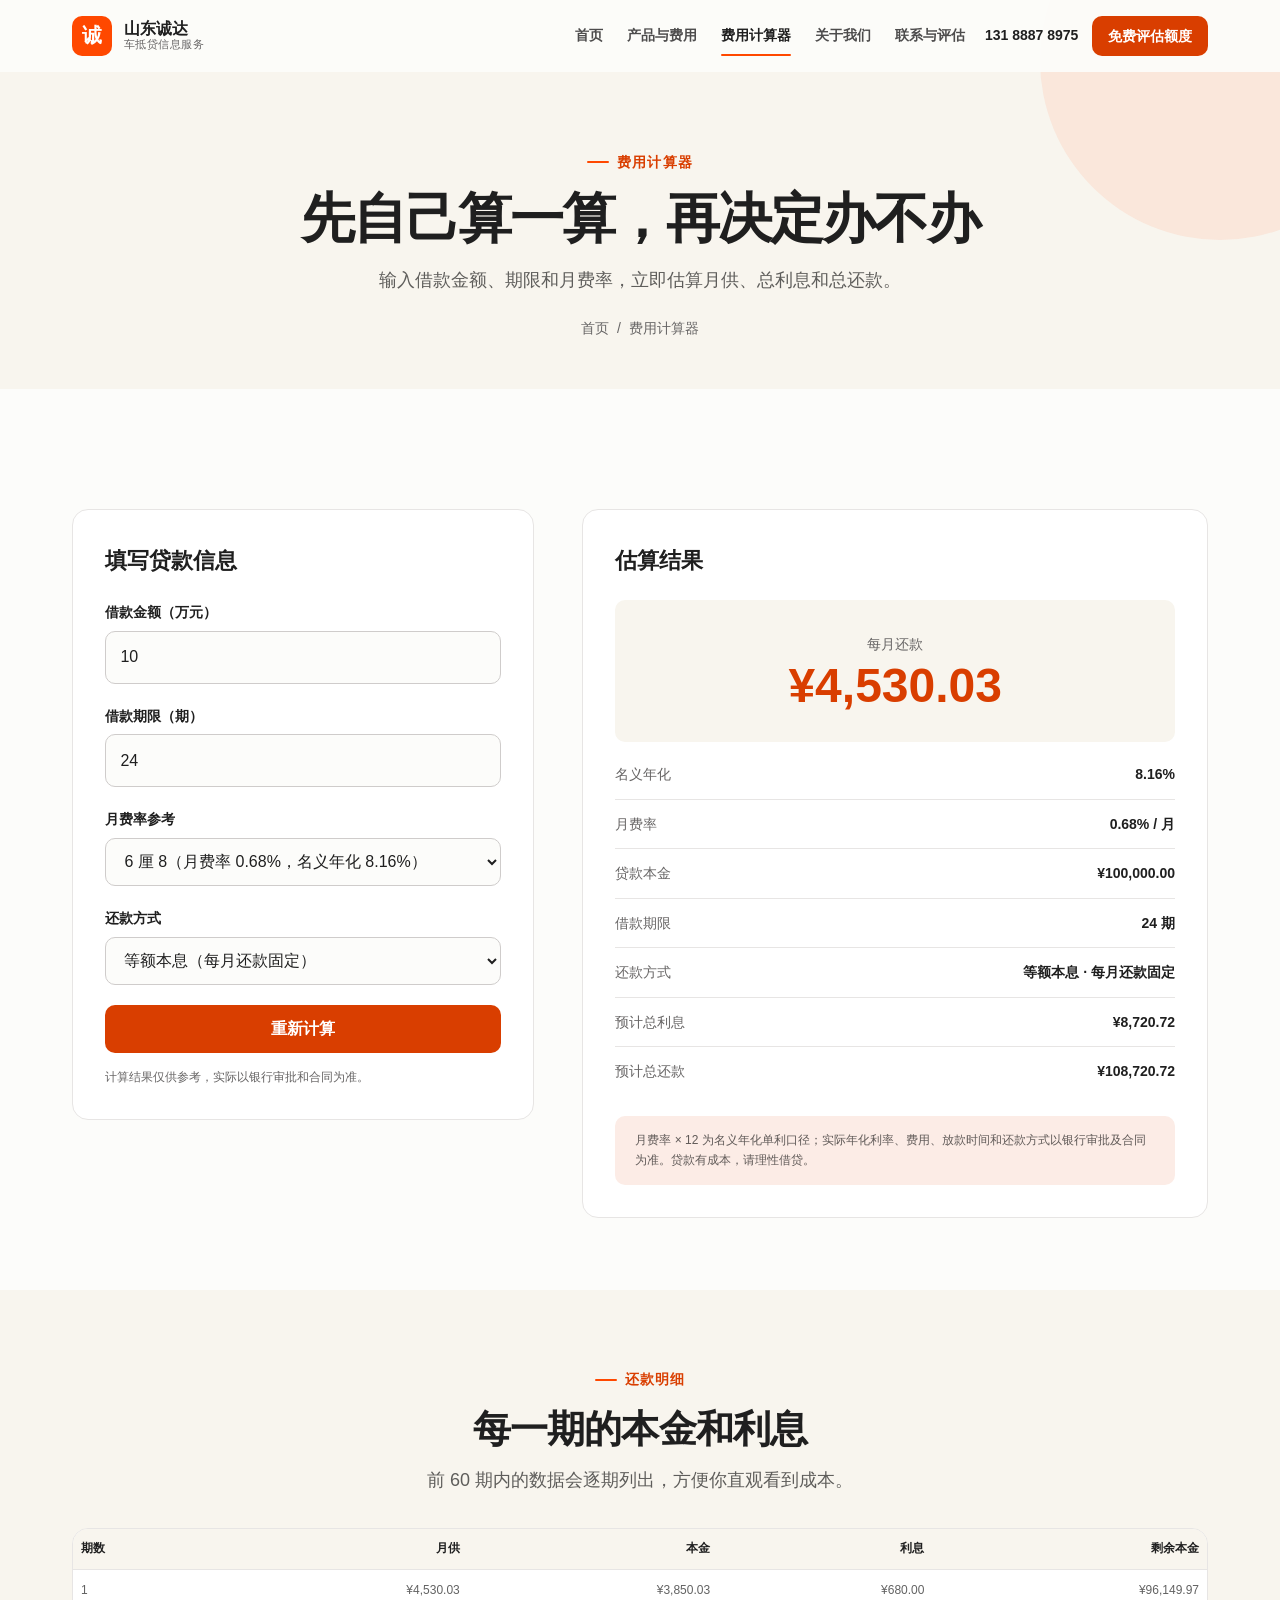
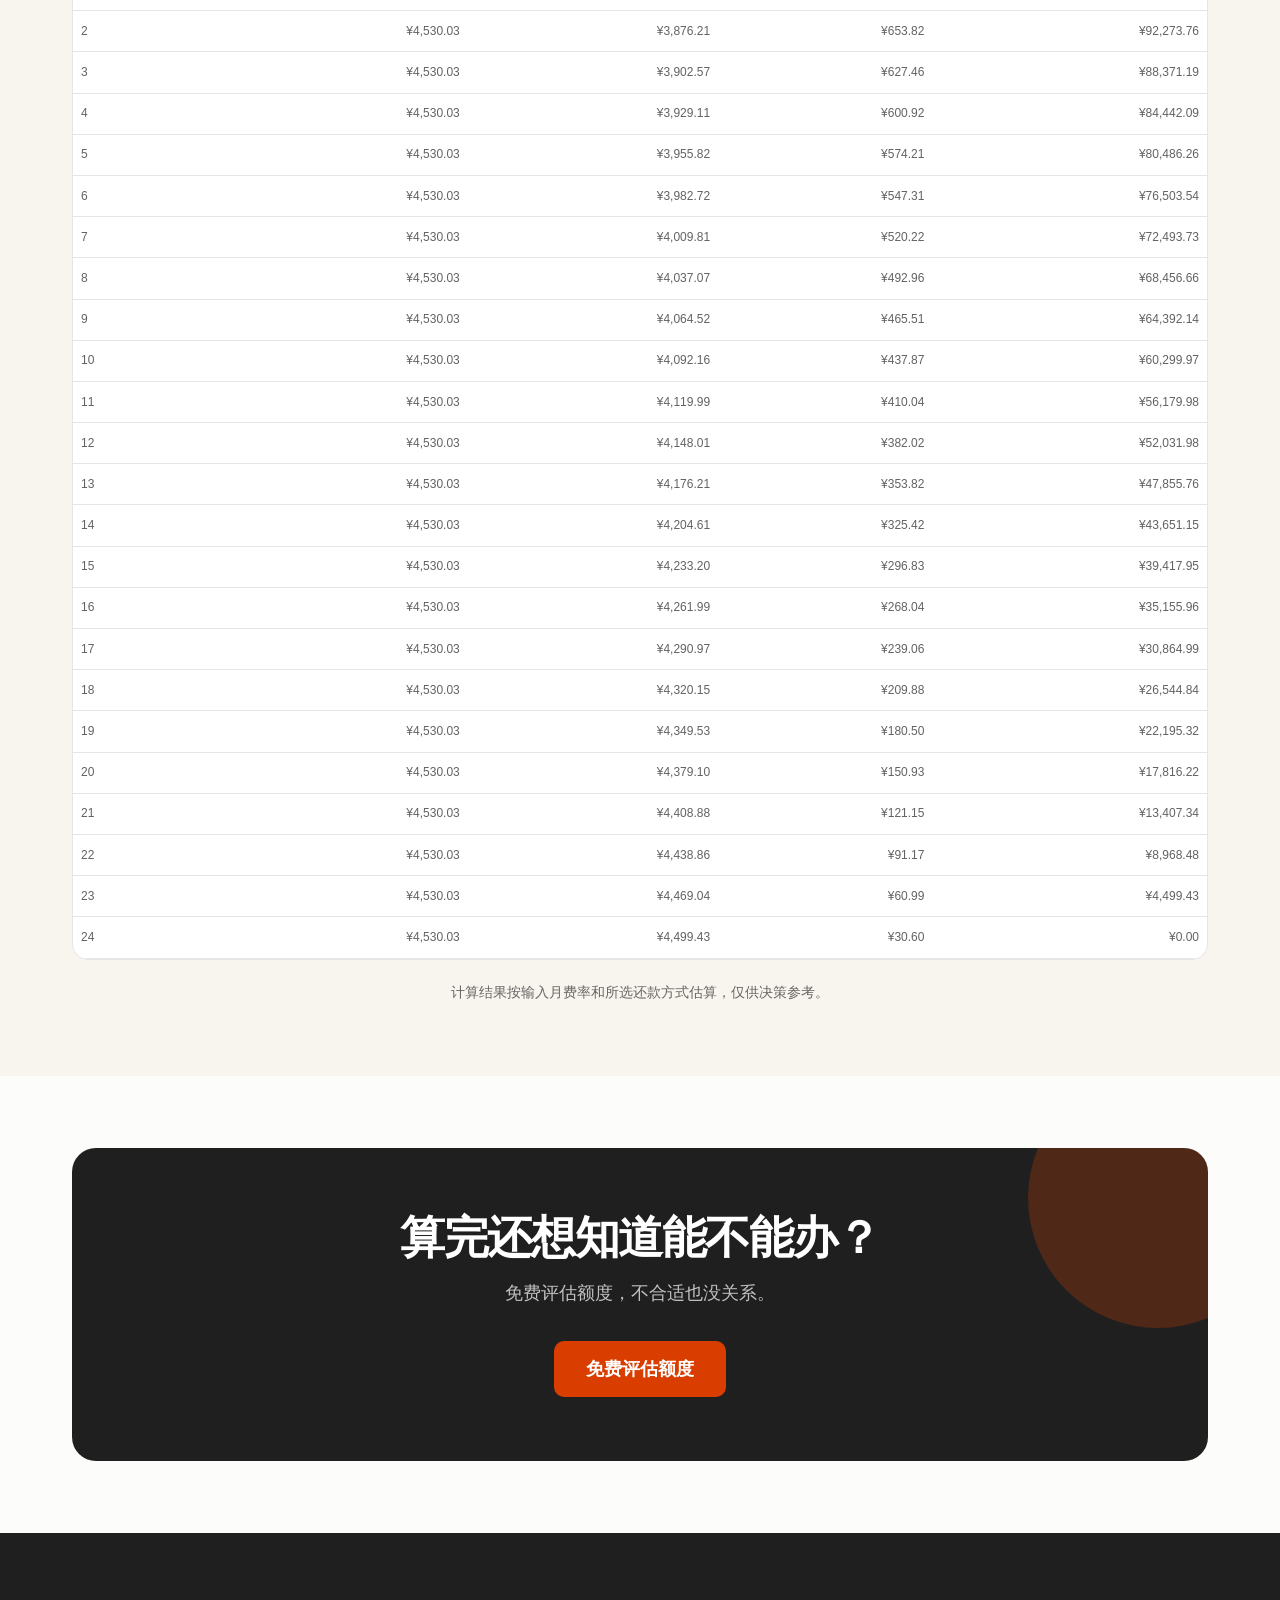
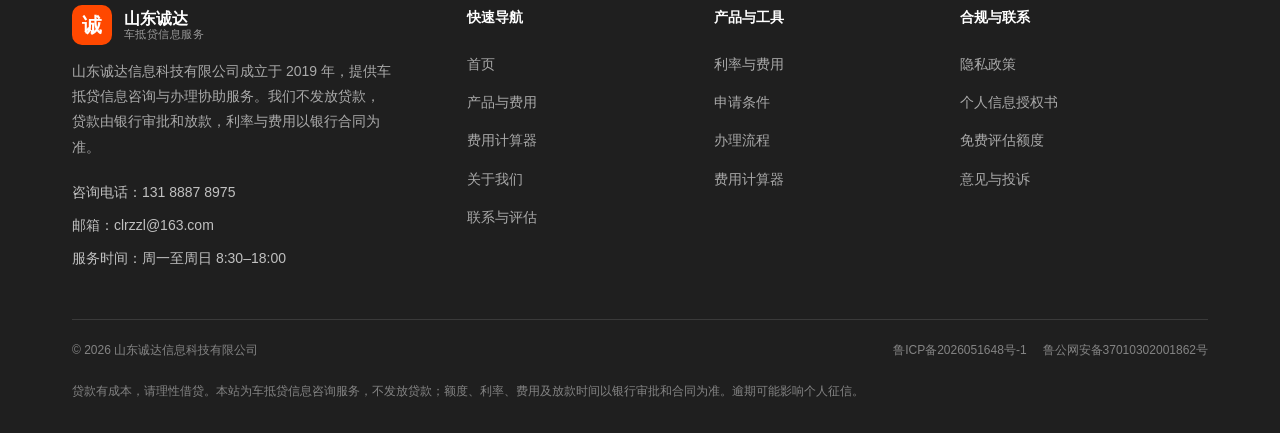
<file: calculator.html>
<!DOCTYPE html>
<html lang="zh-CN">
<head>
  <meta charset="UTF-8">
  <meta name="viewport" content="width=device-width, initial-scale=1.0">
  <title>车抵贷费用计算器 - 山东诚达</title>
  <meta name="description" content="在线计算车抵贷月供、总利息和总还款。支持等额本息、等额本金，月费率0.68%-1.14%，结果仅供参考。">
  <link rel="stylesheet" href="css/style.css?v=20260911c">
  <link rel="icon" type="image/svg+xml" href="assets/favicon.svg?v=20260911c">
  <link rel="canonical" href="https://aidaikuan.cn/calculator.html">
  <meta name="theme-color" content="#FF4800">
  <meta property="og:type" content="website">
  <meta property="og:site_name" content="山东诚达信息科技有限公司">
  <meta property="og:locale" content="zh_CN">
  <meta property="og:title" content="车抵贷费用计算器 - 山东诚达">
  <meta property="og:description" content="在线计算车抵贷月供、总利息和总还款。支持等额本息、等额本金，月费率0.68%-1.14%，结果仅供参考。">
  <meta property="og:url" content="https://aidaikuan.cn/calculator.html">
  <meta property="og:image" content="https://aidaikuan.cn/assets/og-image.jpg">
  <meta property="og:image:width" content="1200">
  <meta property="og:image:height" content="630">
  <meta name="twitter:card" content="summary_large_image">
  <script type="application/ld+json">
  {
    "@context": "https://schema.org",
    "@type": "Organization",
    "name": "山东诚达信息科技有限公司",
    "url": "https://aidaikuan.cn/",
    "email": "clrzzl@163.com",
    "telephone": "13188878975",
    "description": "车抵贷信息咨询与办理协助服务，贷款由银行审批和放款。"
  }
  </script>
</head>
<body id="top">

<header class="site-header">
  <div class="container nav-inner">
    <a class="brand" href="index.html" aria-label="山东诚达首页">
      <span class="brand-mark">诚</span>
      <span class="brand-text">
        <strong>山东诚达</strong>
        <small>车抵贷信息服务</small>
      </span>
    </a>
    <nav class="nav-links" aria-label="主导航">
      <a href="index.html">首页</a>
      <a href="services.html">产品与费用</a>
      <a href="calculator.html">费用计算器</a>
      <a href="about.html">关于我们</a>
      <a href="contact.html">联系与评估</a>
    </nav>
    <div class="nav-actions">
      <a class="nav-phone" href="tel:13188878975">131 8887 8975</a>
      <a class="btn btn-primary btn-sm" href="contact.html">免费评估额度</a>
      <button class="nav-toggle" type="button" aria-label="打开导航" aria-expanded="false">
        <span></span><span></span><span></span>
      </button>
    </div>
  </div>
</header>

<div class="mobile-menu">
  <a href="index.html">首页</a>
  <a href="services.html">产品与费用</a>
  <a href="calculator.html">费用计算器</a>
  <a href="about.html">关于我们</a>
  <a href="contact.html">联系与评估</a>
  <a class="btn btn-primary" href="contact.html">免费评估额度</a>
</div>
<main>
  <section class="page-hero">
    <div class="container page-hero-content">
      <span class="eyebrow">费用计算器</span>
      <h1>先自己算一算，再决定办不办</h1>
      <p>输入借款金额、期限和月费率，立即估算月供、总利息和总还款。</p>
      <div class="breadcrumb"><a href="index.html">首页</a><span>/</span><span>费用计算器</span></div>
    </div>
  </section>

  <section class="section">
    <div class="container">
      <div class="calc-layout">
        <form class="calc-form" id="loanCalculator" autocomplete="off">
          <h2>填写贷款信息</h2>
          <div class="field">
            <label for="calcAmount">借款金额（万元）</label>
            <input type="number" id="calcAmount" min="1" max="200" step="0.1" value="10">
          </div>
          <div class="field">
            <label for="calcTerm">借款期限（期）</label>
            <input type="number" id="calcTerm" min="1" max="60" step="1" value="24">
          </div>
          <div class="field">
            <label for="calcRate">月费率参考</label>
            <select id="calcRate">
              <option value="0.0068" selected>6 厘 8（月费率 0.68%，名义年化 8.16%）</option>
              <option value="0.0086">8 厘 6（月费率 0.86%，名义年化 10.32%）</option>
              <option value="0.0095">9 厘 5（月费率 0.95%，名义年化 11.40%）</option>
              <option value="0.0114">1 分 14（月费率 1.14%，名义年化 13.68%）</option>
            </select>
          </div>
          <div class="field">
            <label for="calcMethod">还款方式</label>
            <select id="calcMethod">
              <option value="equal-payment" selected>等额本息（每月还款固定）</option>
              <option value="equal-principal">等额本金（首月最高，逐月递减）</option>
            </select>
          </div>
          <button class="btn btn-primary btn-block" type="button" id="calcBtn">重新计算</button>
          <p class="form-note">计算结果仅供参考，实际以银行审批和合同为准。</p>
        </form>

        <div class="calc-results">
          <h2>估算结果</h2>
          <div class="calc-result-main">
            <span id="calcMonthlyLabel">每月还款</span>
            <strong id="calcMonthly" aria-live="polite">¥0.00</strong>
          </div>
          <div class="result-list" aria-live="polite">
            <div class="result-row"><span>名义年化</span><strong id="calcAnnual">0.00%</strong></div>
            <div class="result-row"><span>月费率</span><strong id="calcRateLabel">0.68% / 月</strong></div>
            <div class="result-row"><span>贷款本金</span><strong id="calcPrincipalLabel">¥100,000.00</strong></div>
            <div class="result-row"><span>借款期限</span><strong id="calcTermLabel">24 期</strong></div>
            <div class="result-row"><span>还款方式</span><strong id="calcMethodLabel">等额本息 · 每月还款固定</strong></div>
            <div class="result-row"><span>预计总利息</span><strong id="calcInterest">¥0.00</strong></div>
            <div class="result-row"><span>预计总还款</span><strong id="calcTotal">¥0.00</strong></div>
          </div>
          <div class="calc-disclaimer">
            月费率 × 12 为名义年化单利口径；实际年化利率、费用、放款时间和还款方式以银行审批及合同为准。贷款有成本，请理性借贷。
          </div>
        </div>
      </div>
    </div>
  </section>

  <section class="section section-alt">
    <div class="container">
      <div class="text-center" data-animate>
        <span class="eyebrow">还款明细</span>
        <h2 class="section-title">每一期的本金和利息</h2>
        <p class="section-subtitle">前 60 期内的数据会逐期列出，方便你直观看到成本。</p>
      </div>
      <div class="table-wrap calc-schedule" data-animate>
        <table>
          <thead>
            <tr><th>期数</th><th>月供</th><th>本金</th><th>利息</th><th>剩余本金</th></tr>
          </thead>
          <tbody id="calcScheduleBody"></tbody>
        </table>
      </div>
      <p class="fee-note">计算结果按输入月费率和所选还款方式估算，仅供决策参考。</p>
    </div>
  </section>

  <section class="section">
    <div class="container">
      <div class="cta-section" data-animate>
        <div class="cta-content">
          <h2 class="cta-title">算完还想知道能不能办？</h2>
          <p class="cta-desc">免费评估额度，不合适也没关系。</p>
          <div class="cta-actions"><a class="btn btn-primary btn-lg" href="contact.html">免费评估额度</a></div>
        </div>
      </div>
    </div>
  </section>
</main>
<footer class="site-footer">
  <div class="container">
    <div class="footer-grid">
      <div class="footer-brand">
        <a class="brand" href="index.html" aria-label="山东诚达首页">
          <span class="brand-mark">诚</span>
          <span class="brand-text">
            <strong>山东诚达</strong>
            <small>车抵贷信息服务</small>
          </span>
        </a>
        <p>山东诚达信息科技有限公司成立于 2019 年，提供车抵贷信息咨询与办理协助服务。我们不发放贷款，贷款由银行审批和放款，利率与费用以银行合同为准。</p>
        <div class="footer-contact">
          <a href="tel:13188878975">咨询电话：131 8887 8975</a>
          <a href="mailto:clrzzl@163.com">邮箱：clrzzl@163.com</a>
          <span>服务时间：周一至周日 8:30–18:00</span>
        </div>
      </div>
      <div class="footer-col">
        <h4>快速导航</h4>
        <ul>
          <li><a href="index.html">首页</a></li>
          <li><a href="services.html">产品与费用</a></li>
          <li><a href="calculator.html">费用计算器</a></li>
          <li><a href="about.html">关于我们</a></li>
          <li><a href="contact.html">联系与评估</a></li>
        </ul>
      </div>
      <div class="footer-col">
        <h4>产品与工具</h4>
        <ul>
          <li><a href="services.html#fees">利率与费用</a></li>
          <li><a href="services.html#conditions">申请条件</a></li>
          <li><a href="services.html#process">办理流程</a></li>
          <li><a href="calculator.html">费用计算器</a></li>
        </ul>
      </div>
      <div class="footer-col">
        <h4>合规与联系</h4>
        <ul>
          <li><a href="privacy.html">隐私政策</a></li>
          <li><a href="authorization.html">个人信息授权书</a></li>
          <li><a href="contact.html">免费评估额度</a></li>
          <li><a href="mailto:clrzzl@163.com">意见与投诉</a></li>
        </ul>
      </div>
    </div>
    <div class="footer-bottom">
      <span>© <span class="js-year">2026</span> 山东诚达信息科技有限公司</span>
      <div class="footer-legal">
        <a href="https://beian.miit.gov.cn" target="_blank" rel="noreferrer noopener">鲁ICP备2026051648号-1</a>
        <a href="https://beian.mps.gov.cn/#/query/webSearch?code=37010302001862" rel="noreferrer" target="_blank">鲁公网安备37010302001862号</a>
      </div>
    </div>
    <p class="footer-risk">贷款有成本，请理性借贷。本站为车抵贷信息咨询服务，不发放贷款；额度、利率、费用及放款时间以银行审批和合同为准。逾期可能影响个人征信。</p>
  </div>
</footer>
<script src="js/main.js?v=20260911c"></script>
</body>
</html>
</file>
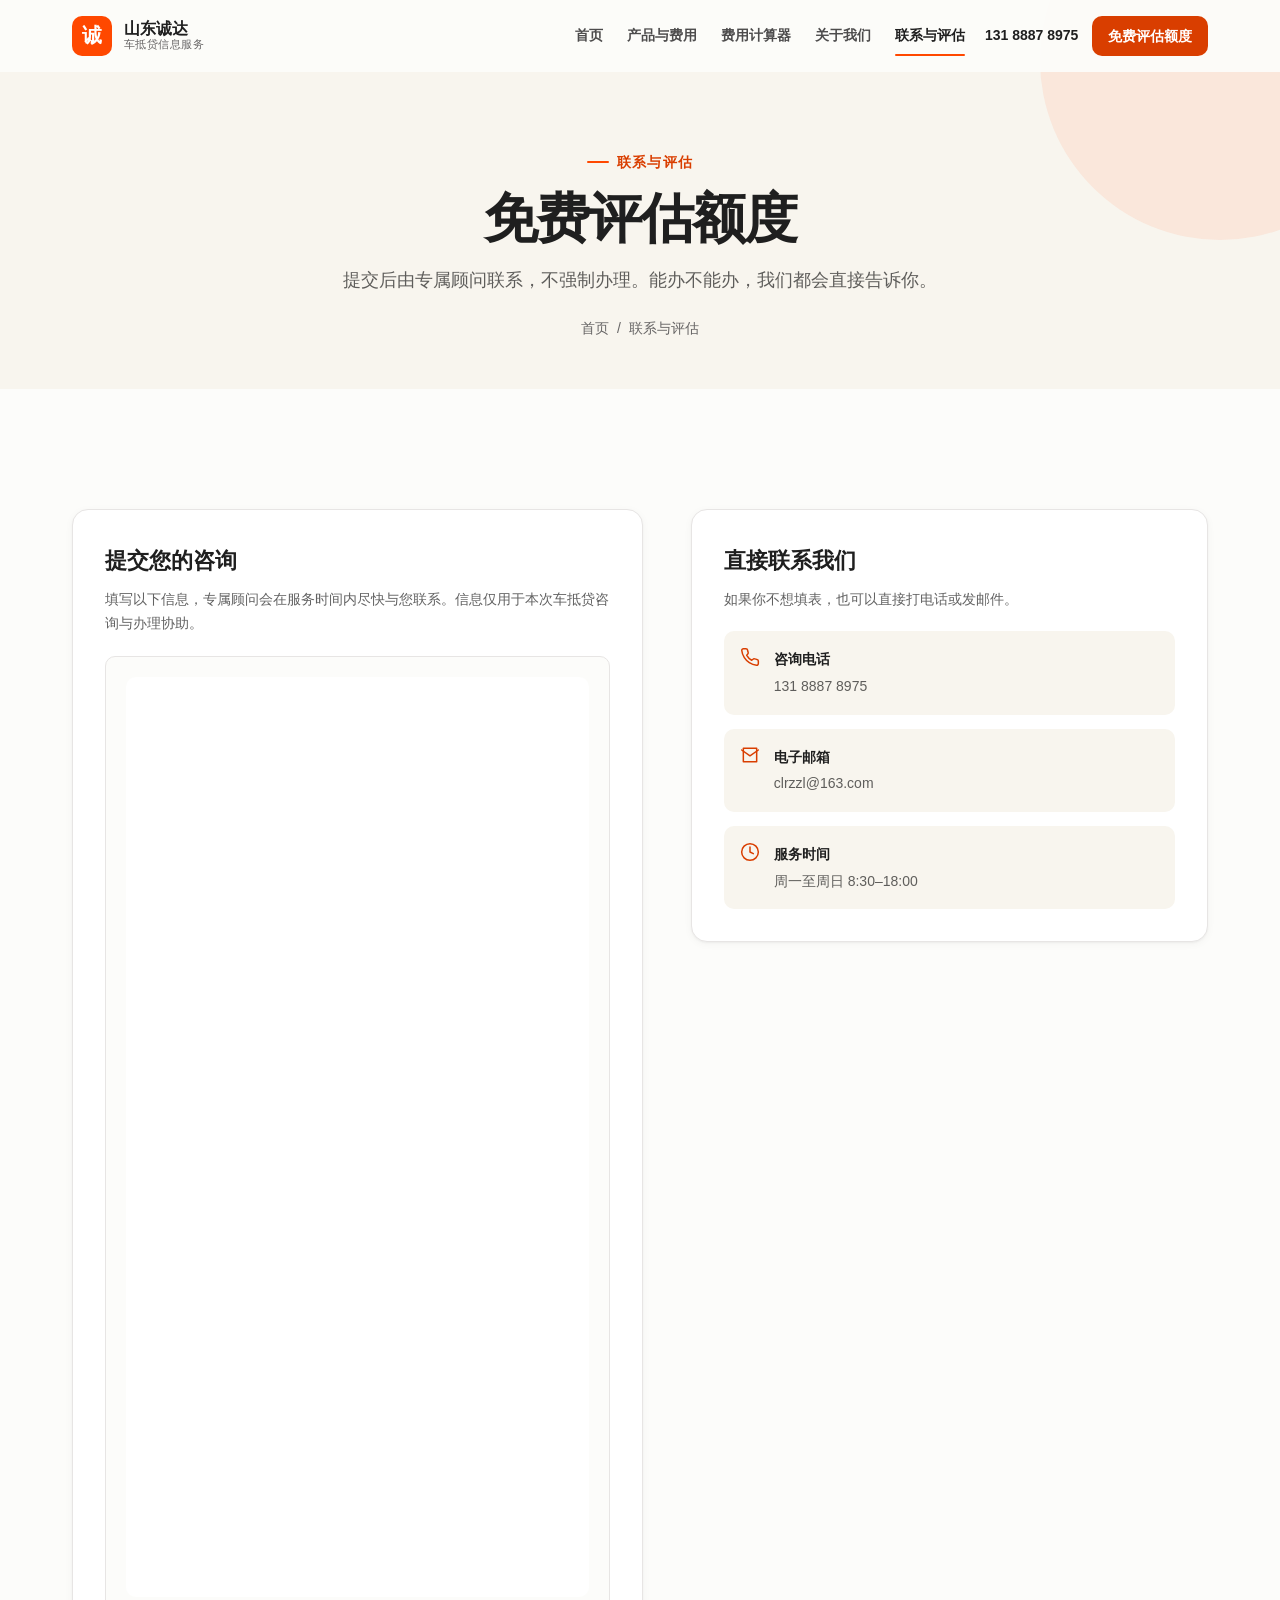
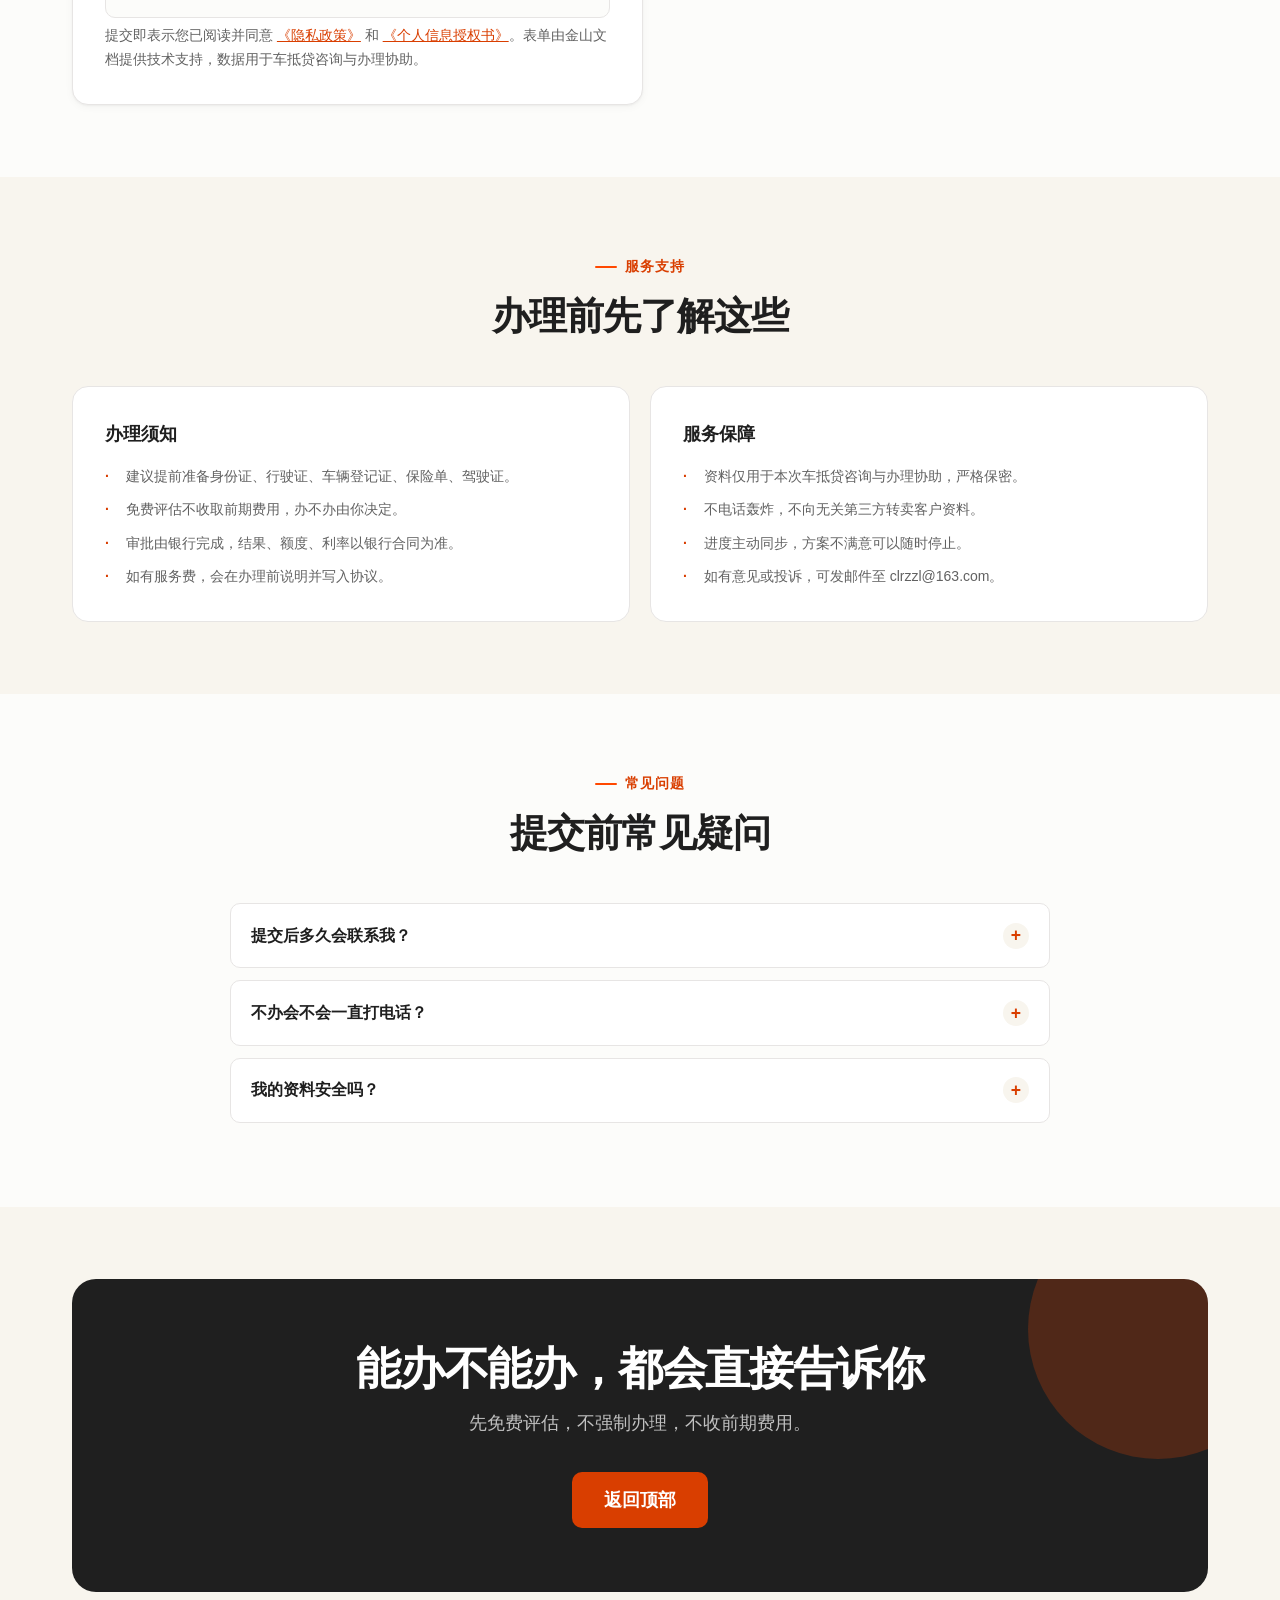
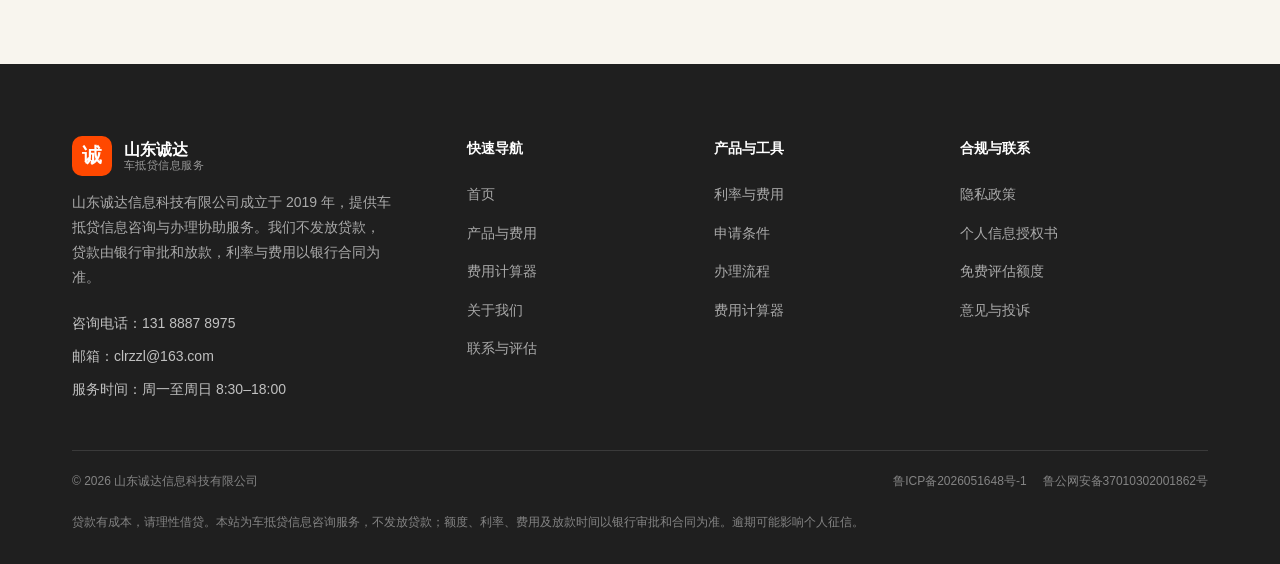
<file: contact.html>
<!DOCTYPE html>
<html lang="zh-CN">
<head>
  <meta charset="UTF-8">
  <meta name="viewport" content="width=device-width, initial-scale=1.0">
  <title>联系与评估 - 山东诚达车抵贷</title>
  <meta name="description" content="联系山东诚达，免费评估车抵贷额度。电话13188878975，邮箱clrzzl@163.com。不强制办理，不收前期费用。">
  <link rel="stylesheet" href="css/style.css?v=20260911c">
  <link rel="icon" type="image/svg+xml" href="assets/favicon.svg?v=20260911c">
  <link rel="canonical" href="https://aidaikuan.cn/contact.html">
  <meta name="theme-color" content="#FF4800">
  <meta property="og:type" content="website">
  <meta property="og:site_name" content="山东诚达信息科技有限公司">
  <meta property="og:locale" content="zh_CN">
  <meta property="og:title" content="联系与评估 - 山东诚达车抵贷">
  <meta property="og:description" content="联系山东诚达，免费评估车抵贷额度。电话13188878975，邮箱clrzzl@163.com。不强制办理，不收前期费用。">
  <meta property="og:url" content="https://aidaikuan.cn/contact.html">
  <meta property="og:image" content="https://aidaikuan.cn/assets/og-image.jpg">
  <meta property="og:image:width" content="1200">
  <meta property="og:image:height" content="630">
  <meta name="twitter:card" content="summary_large_image">
  <script type="application/ld+json">
  {
    "@context": "https://schema.org",
    "@type": "Organization",
    "name": "山东诚达信息科技有限公司",
    "url": "https://aidaikuan.cn/",
    "email": "clrzzl@163.com",
    "telephone": "13188878975",
    "description": "车抵贷信息咨询与办理协助服务，贷款由银行审批和放款。"
  }
  </script>
</head>
<body id="top">

<header class="site-header">
  <div class="container nav-inner">
    <a class="brand" href="index.html" aria-label="山东诚达首页">
      <span class="brand-mark">诚</span>
      <span class="brand-text">
        <strong>山东诚达</strong>
        <small>车抵贷信息服务</small>
      </span>
    </a>
    <nav class="nav-links" aria-label="主导航">
      <a href="index.html">首页</a>
      <a href="services.html">产品与费用</a>
      <a href="calculator.html">费用计算器</a>
      <a href="about.html">关于我们</a>
      <a href="contact.html">联系与评估</a>
    </nav>
    <div class="nav-actions">
      <a class="nav-phone" href="tel:13188878975">131 8887 8975</a>
      <a class="btn btn-primary btn-sm" href="contact.html">免费评估额度</a>
      <button class="nav-toggle" type="button" aria-label="打开导航" aria-expanded="false">
        <span></span><span></span><span></span>
      </button>
    </div>
  </div>
</header>

<div class="mobile-menu">
  <a href="index.html">首页</a>
  <a href="services.html">产品与费用</a>
  <a href="calculator.html">费用计算器</a>
  <a href="about.html">关于我们</a>
  <a href="contact.html">联系与评估</a>
  <a class="btn btn-primary" href="contact.html">免费评估额度</a>
</div>
<main>
  <section class="page-hero">
    <div class="container page-hero-content">
      <span class="eyebrow">联系与评估</span>
      <h1>免费评估额度</h1>
      <p>提交后由专属顾问联系，不强制办理。能办不能办，我们都会直接告诉你。</p>
      <div class="breadcrumb"><a href="index.html">首页</a><span>/</span><span>联系与评估</span></div>
    </div>
  </section>

  <section class="section">
    <div class="container">
      <div class="contact-layout">
        <div class="contact-card" data-animate>
          <h3>提交您的咨询</h3>
          <p>填写以下信息，专属顾问会在服务时间内尽快与您联系。信息仅用于本次车抵贷咨询与办理协助。</p>
          <div class="form-embed-wrap">
            <div class="wps-form-embed">
              <iframe src="https://f.kdocs.cn/g/QrfVAqFo/" title="免费评估额度收集表" loading="lazy" referrerpolicy="strict-origin-when-cross-origin" frameborder="0"></iframe>
            </div>
          </div>
          <p class="form-note">提交即表示您已阅读并同意 <a href="privacy.html">《隐私政策》</a> 和 <a href="authorization.html">《个人信息授权书》</a>。表单由金山文档提供技术支持，数据用于车抵贷咨询与办理协助。</p>
        </div>

        <div class="contact-card" data-animate data-animate-delay="1">
          <h3>直接联系我们</h3>
          <p>如果你不想填表，也可以直接打电话或发邮件。</p>
          <div class="contact-info-list">
            <div class="contact-info-item">
              <svg viewBox="0 0 24 24" fill="none" stroke="currentColor" stroke-width="1.8" stroke-linecap="round" stroke-linejoin="round" aria-hidden="true"><path d="M22 16.92v3a2 2 0 0 1-2.18 2 19.79 19.79 0 0 1-8.63-3.07 19.5 19.5 0 0 1-6-6A19.79 19.79 0 0 1 2.12 4.18 2 2 0 0 1 4.11 2h3a2 2 0 0 1 2 1.72c.12.9.34 1.78.66 2.63a2 2 0 0 1-.45 2.11L8.09 9.91a16 16 0 0 0 6 6l1.45-1.23a2 2 0 0 1 2.11-.45c.85.32 1.73.54 2.63.66A2 2 0 0 1 22 16.92z"/></svg>
              <div><strong>咨询电话</strong><span><a href="tel:13188878975">131 8887 8975</a></span></div>
            </div>
            <div class="contact-info-item">
              <svg viewBox="0 0 24 24" fill="none" stroke="currentColor" stroke-width="1.8" stroke-linecap="round" stroke-linejoin="round" aria-hidden="true"><path d="M4 4h16v16H4z"/><path d="m22 6-10 7L2 6"/></svg>
              <div><strong>电子邮箱</strong><span><a href="mailto:clrzzl@163.com">clrzzl@163.com</a></span></div>
            </div>
            <div class="contact-info-item">
              <svg viewBox="0 0 24 24" fill="none" stroke="currentColor" stroke-width="1.8" stroke-linecap="round" stroke-linejoin="round" aria-hidden="true"><circle cx="12" cy="12" r="10"/><path d="M12 6v6l4 2"/></svg>
              <div><strong>服务时间</strong><span>周一至周日 8:30–18:00</span></div>
            </div>
          </div>
        </div>
      </div>
    </div>
  </section>  <section class="section section-alt">
    <div class="container">
      <div class="text-center" data-animate>
        <span class="eyebrow">服务支持</span>
        <h2 class="section-title">办理前先了解这些</h2>
      </div>
      <div class="support-grid">
        <div class="support-card" data-animate>
          <h3>办理须知</h3>
          <ul>
            <li>建议提前准备身份证、行驶证、车辆登记证、保险单、驾驶证。</li>
            <li>免费评估不收取前期费用，办不办由你决定。</li>
            <li>审批由银行完成，结果、额度、利率以银行合同为准。</li>
            <li>如有服务费，会在办理前说明并写入协议。</li>
          </ul>
        </div>
        <div class="support-card" data-animate data-animate-delay="1">
          <h3>服务保障</h3>
          <ul>
            <li>资料仅用于本次车抵贷咨询与办理协助，严格保密。</li>
            <li>不电话轰炸，不向无关第三方转卖客户资料。</li>
            <li>进度主动同步，方案不满意可以随时停止。</li>
            <li>如有意见或投诉，可发邮件至 clrzzl@163.com。</li>
          </ul>
        </div>
      </div>
    </div>
  </section>

  <section class="section">
    <div class="container">
      <div class="text-center" data-animate>
        <span class="eyebrow">常见问题</span>
        <h2 class="section-title">提交前常见疑问</h2>
      </div>
      <div class="faq-list">
        <div class="faq-item" data-animate><button class="faq-question" type="button">提交后多久会联系我？<span class="faq-toggle">+</span></button><div class="faq-answer"><div class="faq-answer-inner">服务时间内一般会尽快联系；非服务时间提交的，会在下一个服务时段处理。具体以顾问联系为准。</div></div></div>
        <div class="faq-item" data-animate data-animate-delay="1"><button class="faq-question" type="button">不办会不会一直打电话？<span class="faq-toggle">+</span></button><div class="faq-answer"><div class="faq-answer-inner">不会。我们会先了解你的需求，你可以直接说不办。我们不电话轰炸，不强制办理。</div></div></div>
        <div class="faq-item" data-animate data-animate-delay="2"><button class="faq-question" type="button">我的资料安全吗？<span class="faq-toggle">+</span></button><div class="faq-answer"><div class="faq-answer-inner">资料仅用于本次车抵贷咨询与办理协助，我们会严格保密，不向无关第三方转卖。你可阅读《隐私政策》和《个人信息授权书》了解详情。</div></div></div>
      </div>
    </div>
  </section>

  <section class="section section-alt">
    <div class="container">
      <div class="cta-section" data-animate>
        <div class="cta-content">
          <h2 class="cta-title">能办不能办，都会直接告诉你</h2>
          <p class="cta-desc">先免费评估，不强制办理，不收前期费用。</p>
          <div class="cta-actions"><a class="btn btn-primary btn-lg" href="#top">返回顶部</a></div>
        </div>
      </div>
    </div>
  </section>
</main>
<footer class="site-footer">
  <div class="container">
    <div class="footer-grid">
      <div class="footer-brand">
        <a class="brand" href="index.html" aria-label="山东诚达首页">
          <span class="brand-mark">诚</span>
          <span class="brand-text">
            <strong>山东诚达</strong>
            <small>车抵贷信息服务</small>
          </span>
        </a>
        <p>山东诚达信息科技有限公司成立于 2019 年，提供车抵贷信息咨询与办理协助服务。我们不发放贷款，贷款由银行审批和放款，利率与费用以银行合同为准。</p>
        <div class="footer-contact">
          <a href="tel:13188878975">咨询电话：131 8887 8975</a>
          <a href="mailto:clrzzl@163.com">邮箱：clrzzl@163.com</a>
          <span>服务时间：周一至周日 8:30–18:00</span>
        </div>
      </div>
      <div class="footer-col">
        <h4>快速导航</h4>
        <ul>
          <li><a href="index.html">首页</a></li>
          <li><a href="services.html">产品与费用</a></li>
          <li><a href="calculator.html">费用计算器</a></li>
          <li><a href="about.html">关于我们</a></li>
          <li><a href="contact.html">联系与评估</a></li>
        </ul>
      </div>
      <div class="footer-col">
        <h4>产品与工具</h4>
        <ul>
          <li><a href="services.html#fees">利率与费用</a></li>
          <li><a href="services.html#conditions">申请条件</a></li>
          <li><a href="services.html#process">办理流程</a></li>
          <li><a href="calculator.html">费用计算器</a></li>
        </ul>
      </div>
      <div class="footer-col">
        <h4>合规与联系</h4>
        <ul>
          <li><a href="privacy.html">隐私政策</a></li>
          <li><a href="authorization.html">个人信息授权书</a></li>
          <li><a href="contact.html">免费评估额度</a></li>
          <li><a href="mailto:clrzzl@163.com">意见与投诉</a></li>
        </ul>
      </div>
    </div>
    <div class="footer-bottom">
      <span>© <span class="js-year">2026</span> 山东诚达信息科技有限公司</span>
      <div class="footer-legal">
        <a href="https://beian.miit.gov.cn" target="_blank" rel="noreferrer noopener">鲁ICP备2026051648号-1</a>
        <a href="https://beian.mps.gov.cn/#/query/webSearch?code=37010302001862" rel="noreferrer" target="_blank">鲁公网安备37010302001862号</a>
      </div>
    </div>
    <p class="footer-risk">贷款有成本，请理性借贷。本站为车抵贷信息咨询服务，不发放贷款；额度、利率、费用及放款时间以银行审批和合同为准。逾期可能影响个人征信。</p>
  </div>
</footer>
<script src="js/main.js?v=20260911c"></script>
</body>
</html>
</file>
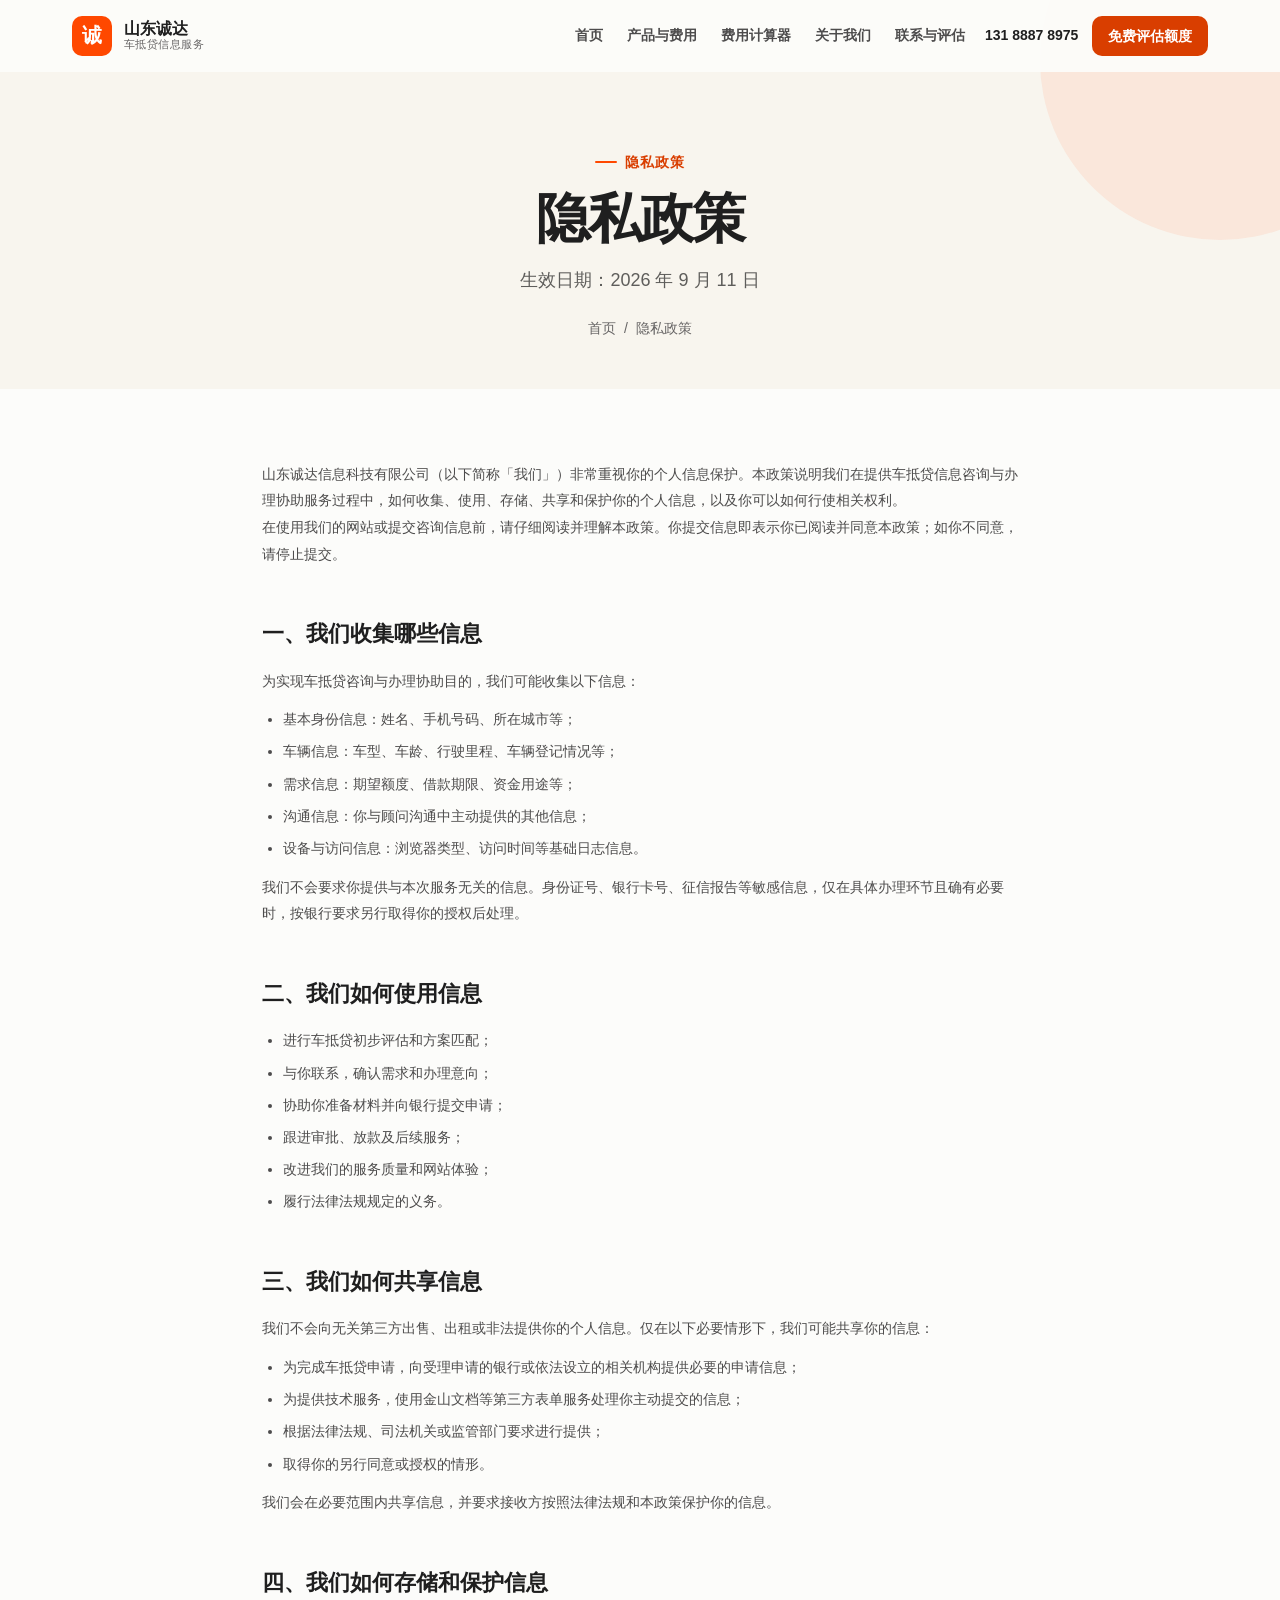
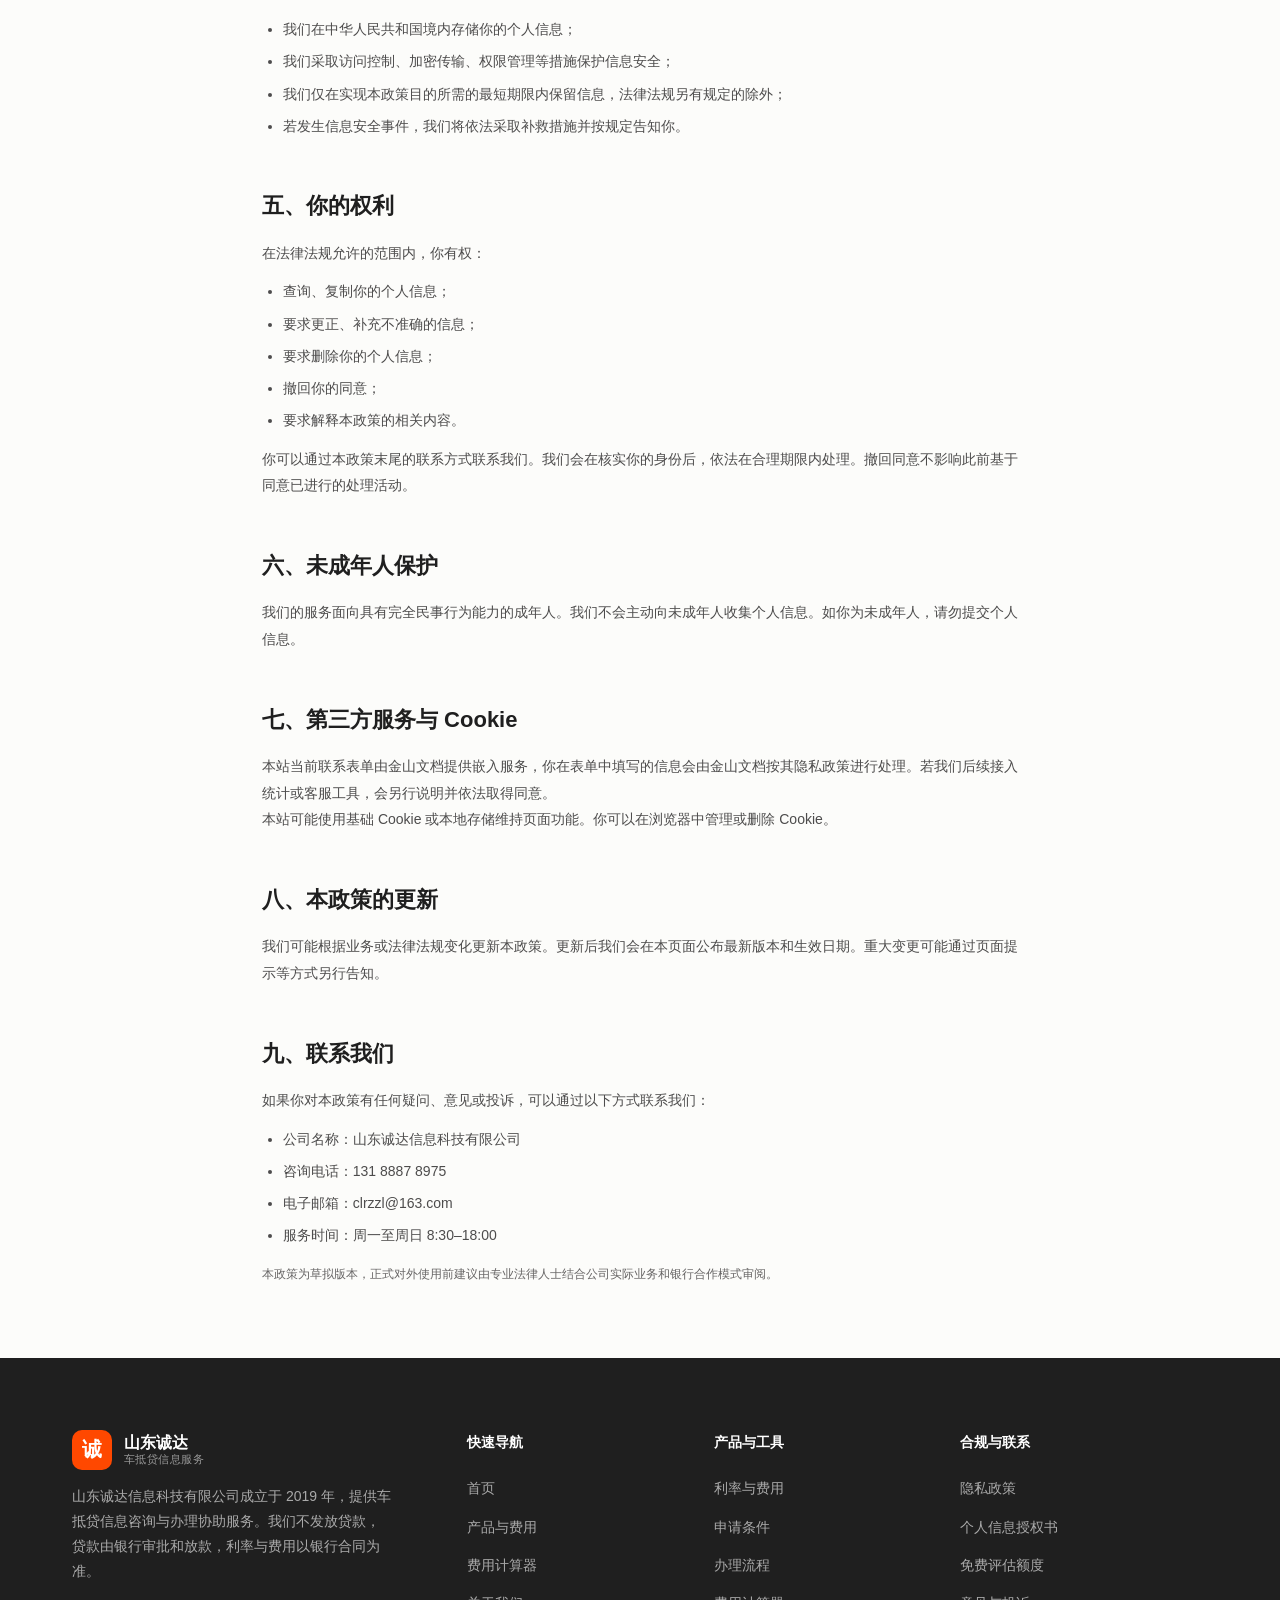
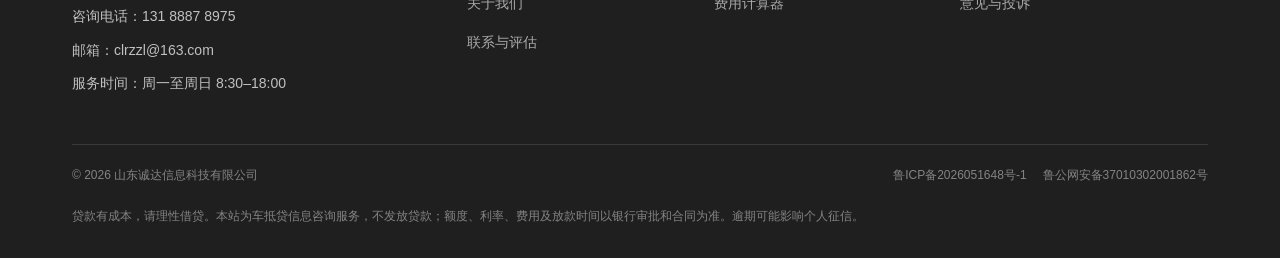
<file: privacy.html>
<!DOCTYPE html>
<html lang="zh-CN">
<head>
  <meta charset="UTF-8">
  <meta name="viewport" content="width=device-width, initial-scale=1.0">
  <title>隐私政策 - 山东诚达</title>
  <meta name="description" content="山东诚达隐私政策，说明车抵贷咨询过程中个人信息的收集、使用、存储、共享和用户权利。">
  <link rel="stylesheet" href="css/style.css?v=20260911c">
  <link rel="icon" type="image/svg+xml" href="assets/favicon.svg?v=20260911c">
  <link rel="canonical" href="https://aidaikuan.cn/privacy.html">
  <meta name="theme-color" content="#FF4800">
  <meta property="og:type" content="website">
  <meta property="og:site_name" content="山东诚达信息科技有限公司">
  <meta property="og:locale" content="zh_CN">
  <meta property="og:title" content="隐私政策 - 山东诚达">
  <meta property="og:description" content="山东诚达隐私政策，说明车抵贷咨询过程中个人信息的收集、使用、存储、共享和用户权利。">
  <meta property="og:url" content="https://aidaikuan.cn/privacy.html">
  <meta property="og:image" content="https://aidaikuan.cn/assets/og-image.jpg">
  <meta property="og:image:width" content="1200">
  <meta property="og:image:height" content="630">
  <meta name="twitter:card" content="summary_large_image">
  <script type="application/ld+json">
  {
    "@context": "https://schema.org",
    "@type": "Organization",
    "name": "山东诚达信息科技有限公司",
    "url": "https://aidaikuan.cn/",
    "email": "clrzzl@163.com",
    "telephone": "13188878975",
    "description": "车抵贷信息咨询与办理协助服务，贷款由银行审批和放款。"
  }
  </script>
</head>
<body id="top">

<header class="site-header">
  <div class="container nav-inner">
    <a class="brand" href="index.html" aria-label="山东诚达首页">
      <span class="brand-mark">诚</span>
      <span class="brand-text">
        <strong>山东诚达</strong>
        <small>车抵贷信息服务</small>
      </span>
    </a>
    <nav class="nav-links" aria-label="主导航">
      <a href="index.html">首页</a>
      <a href="services.html">产品与费用</a>
      <a href="calculator.html">费用计算器</a>
      <a href="about.html">关于我们</a>
      <a href="contact.html">联系与评估</a>
    </nav>
    <div class="nav-actions">
      <a class="nav-phone" href="tel:13188878975">131 8887 8975</a>
      <a class="btn btn-primary btn-sm" href="contact.html">免费评估额度</a>
      <button class="nav-toggle" type="button" aria-label="打开导航" aria-expanded="false">
        <span></span><span></span><span></span>
      </button>
    </div>
  </div>
</header>

<div class="mobile-menu">
  <a href="index.html">首页</a>
  <a href="services.html">产品与费用</a>
  <a href="calculator.html">费用计算器</a>
  <a href="about.html">关于我们</a>
  <a href="contact.html">联系与评估</a>
  <a class="btn btn-primary" href="contact.html">免费评估额度</a>
</div>
<main>
  <section class="page-hero">
    <div class="container page-hero-content">
      <span class="eyebrow">隐私政策</span>
      <h1>隐私政策</h1>
      <p>生效日期：2026 年 9 月 11 日</p>
      <div class="breadcrumb"><a href="index.html">首页</a><span>/</span><span>隐私政策</span></div>
    </div>
  </section>

  <section class="section">
    <div class="container prose">
      <p>山东诚达信息科技有限公司（以下简称「我们」）非常重视你的个人信息保护。本政策说明我们在提供车抵贷信息咨询与办理协助服务过程中，如何收集、使用、存储、共享和保护你的个人信息，以及你可以如何行使相关权利。</p>
      <p>在使用我们的网站或提交咨询信息前，请仔细阅读并理解本政策。你提交信息即表示你已阅读并同意本政策；如你不同意，请停止提交。</p>

      <h2>一、我们收集哪些信息</h2>
      <p>为实现车抵贷咨询与办理协助目的，我们可能收集以下信息：</p>
      <ul>
        <li>基本身份信息：姓名、手机号码、所在城市等；</li>
        <li>车辆信息：车型、车龄、行驶里程、车辆登记情况等；</li>
        <li>需求信息：期望额度、借款期限、资金用途等；</li>
        <li>沟通信息：你与顾问沟通中主动提供的其他信息；</li>
        <li>设备与访问信息：浏览器类型、访问时间等基础日志信息。</li>
      </ul>
      <p>我们不会要求你提供与本次服务无关的信息。身份证号、银行卡号、征信报告等敏感信息，仅在具体办理环节且确有必要时，按银行要求另行取得你的授权后处理。</p>

      <h2>二、我们如何使用信息</h2>
      <ul>
        <li>进行车抵贷初步评估和方案匹配；</li>
        <li>与你联系，确认需求和办理意向；</li>
        <li>协助你准备材料并向银行提交申请；</li>
        <li>跟进审批、放款及后续服务；</li>
        <li>改进我们的服务质量和网站体验；</li>
        <li>履行法律法规规定的义务。</li>
      </ul>      <h2>三、我们如何共享信息</h2>
      <p>我们不会向无关第三方出售、出租或非法提供你的个人信息。仅在以下必要情形下，我们可能共享你的信息：</p>
      <ul>
        <li>为完成车抵贷申请，向受理申请的银行或依法设立的相关机构提供必要的申请信息；</li>
        <li>为提供技术服务，使用金山文档等第三方表单服务处理你主动提交的信息；</li>
        <li>根据法律法规、司法机关或监管部门要求进行提供；</li>
        <li>取得你的另行同意或授权的情形。</li>
      </ul>
      <p>我们会在必要范围内共享信息，并要求接收方按照法律法规和本政策保护你的信息。</p>

      <h2>四、我们如何存储和保护信息</h2>
      <ul>
        <li>我们在中华人民共和国境内存储你的个人信息；</li>
        <li>我们采取访问控制、加密传输、权限管理等措施保护信息安全；</li>
        <li>我们仅在实现本政策目的所需的最短期限内保留信息，法律法规另有规定的除外；</li>
        <li>若发生信息安全事件，我们将依法采取补救措施并按规定告知你。</li>
      </ul>

      <h2>五、你的权利</h2>
      <p>在法律法规允许的范围内，你有权：</p>
      <ul>
        <li>查询、复制你的个人信息；</li>
        <li>要求更正、补充不准确的信息；</li>
        <li>要求删除你的个人信息；</li>
        <li>撤回你的同意；</li>
        <li>要求解释本政策的相关内容。</li>
      </ul>
      <p>你可以通过本政策末尾的联系方式联系我们。我们会在核实你的身份后，依法在合理期限内处理。撤回同意不影响此前基于同意已进行的处理活动。</p>

      <h2>六、未成年人保护</h2>
      <p>我们的服务面向具有完全民事行为能力的成年人。我们不会主动向未成年人收集个人信息。如你为未成年人，请勿提交个人信息。</p>      <h2>七、第三方服务与 Cookie</h2>
      <p>本站当前联系表单由金山文档提供嵌入服务，你在表单中填写的信息会由金山文档按其隐私政策进行处理。若我们后续接入统计或客服工具，会另行说明并依法取得同意。</p>
      <p>本站可能使用基础 Cookie 或本地存储维持页面功能。你可以在浏览器中管理或删除 Cookie。</p>

      <h2>八、本政策的更新</h2>
      <p>我们可能根据业务或法律法规变化更新本政策。更新后我们会在本页面公布最新版本和生效日期。重大变更可能通过页面提示等方式另行告知。</p>

      <h2>九、联系我们</h2>
      <p>如果你对本政策有任何疑问、意见或投诉，可以通过以下方式联系我们：</p>
      <ul>
        <li>公司名称：山东诚达信息科技有限公司</li>
        <li>咨询电话：131 8887 8975</li>
        <li>电子邮箱：clrzzl@163.com</li>
        <li>服务时间：周一至周日 8:30–18:00</li>
      </ul>
      <p class="meta">本政策为草拟版本，正式对外使用前建议由专业法律人士结合公司实际业务和银行合作模式审阅。</p>
    </div>
  </section>
</main>
<footer class="site-footer">
  <div class="container">
    <div class="footer-grid">
      <div class="footer-brand">
        <a class="brand" href="index.html" aria-label="山东诚达首页">
          <span class="brand-mark">诚</span>
          <span class="brand-text">
            <strong>山东诚达</strong>
            <small>车抵贷信息服务</small>
          </span>
        </a>
        <p>山东诚达信息科技有限公司成立于 2019 年，提供车抵贷信息咨询与办理协助服务。我们不发放贷款，贷款由银行审批和放款，利率与费用以银行合同为准。</p>
        <div class="footer-contact">
          <a href="tel:13188878975">咨询电话：131 8887 8975</a>
          <a href="mailto:clrzzl@163.com">邮箱：clrzzl@163.com</a>
          <span>服务时间：周一至周日 8:30–18:00</span>
        </div>
      </div>
      <div class="footer-col">
        <h4>快速导航</h4>
        <ul>
          <li><a href="index.html">首页</a></li>
          <li><a href="services.html">产品与费用</a></li>
          <li><a href="calculator.html">费用计算器</a></li>
          <li><a href="about.html">关于我们</a></li>
          <li><a href="contact.html">联系与评估</a></li>
        </ul>
      </div>
      <div class="footer-col">
        <h4>产品与工具</h4>
        <ul>
          <li><a href="services.html#fees">利率与费用</a></li>
          <li><a href="services.html#conditions">申请条件</a></li>
          <li><a href="services.html#process">办理流程</a></li>
          <li><a href="calculator.html">费用计算器</a></li>
        </ul>
      </div>
      <div class="footer-col">
        <h4>合规与联系</h4>
        <ul>
          <li><a href="privacy.html">隐私政策</a></li>
          <li><a href="authorization.html">个人信息授权书</a></li>
          <li><a href="contact.html">免费评估额度</a></li>
          <li><a href="mailto:clrzzl@163.com">意见与投诉</a></li>
        </ul>
      </div>
    </div>
    <div class="footer-bottom">
      <span>© <span class="js-year">2026</span> 山东诚达信息科技有限公司</span>
      <div class="footer-legal">
        <a href="https://beian.miit.gov.cn" target="_blank" rel="noreferrer noopener">鲁ICP备2026051648号-1</a>
        <a href="https://beian.mps.gov.cn/#/query/webSearch?code=37010302001862" rel="noreferrer" target="_blank">鲁公网安备37010302001862号</a>
      </div>
    </div>
    <p class="footer-risk">贷款有成本，请理性借贷。本站为车抵贷信息咨询服务，不发放贷款；额度、利率、费用及放款时间以银行审批和合同为准。逾期可能影响个人征信。</p>
  </div>
</footer>
<script src="js/main.js?v=20260911c"></script>
</body>
</html>
</file>
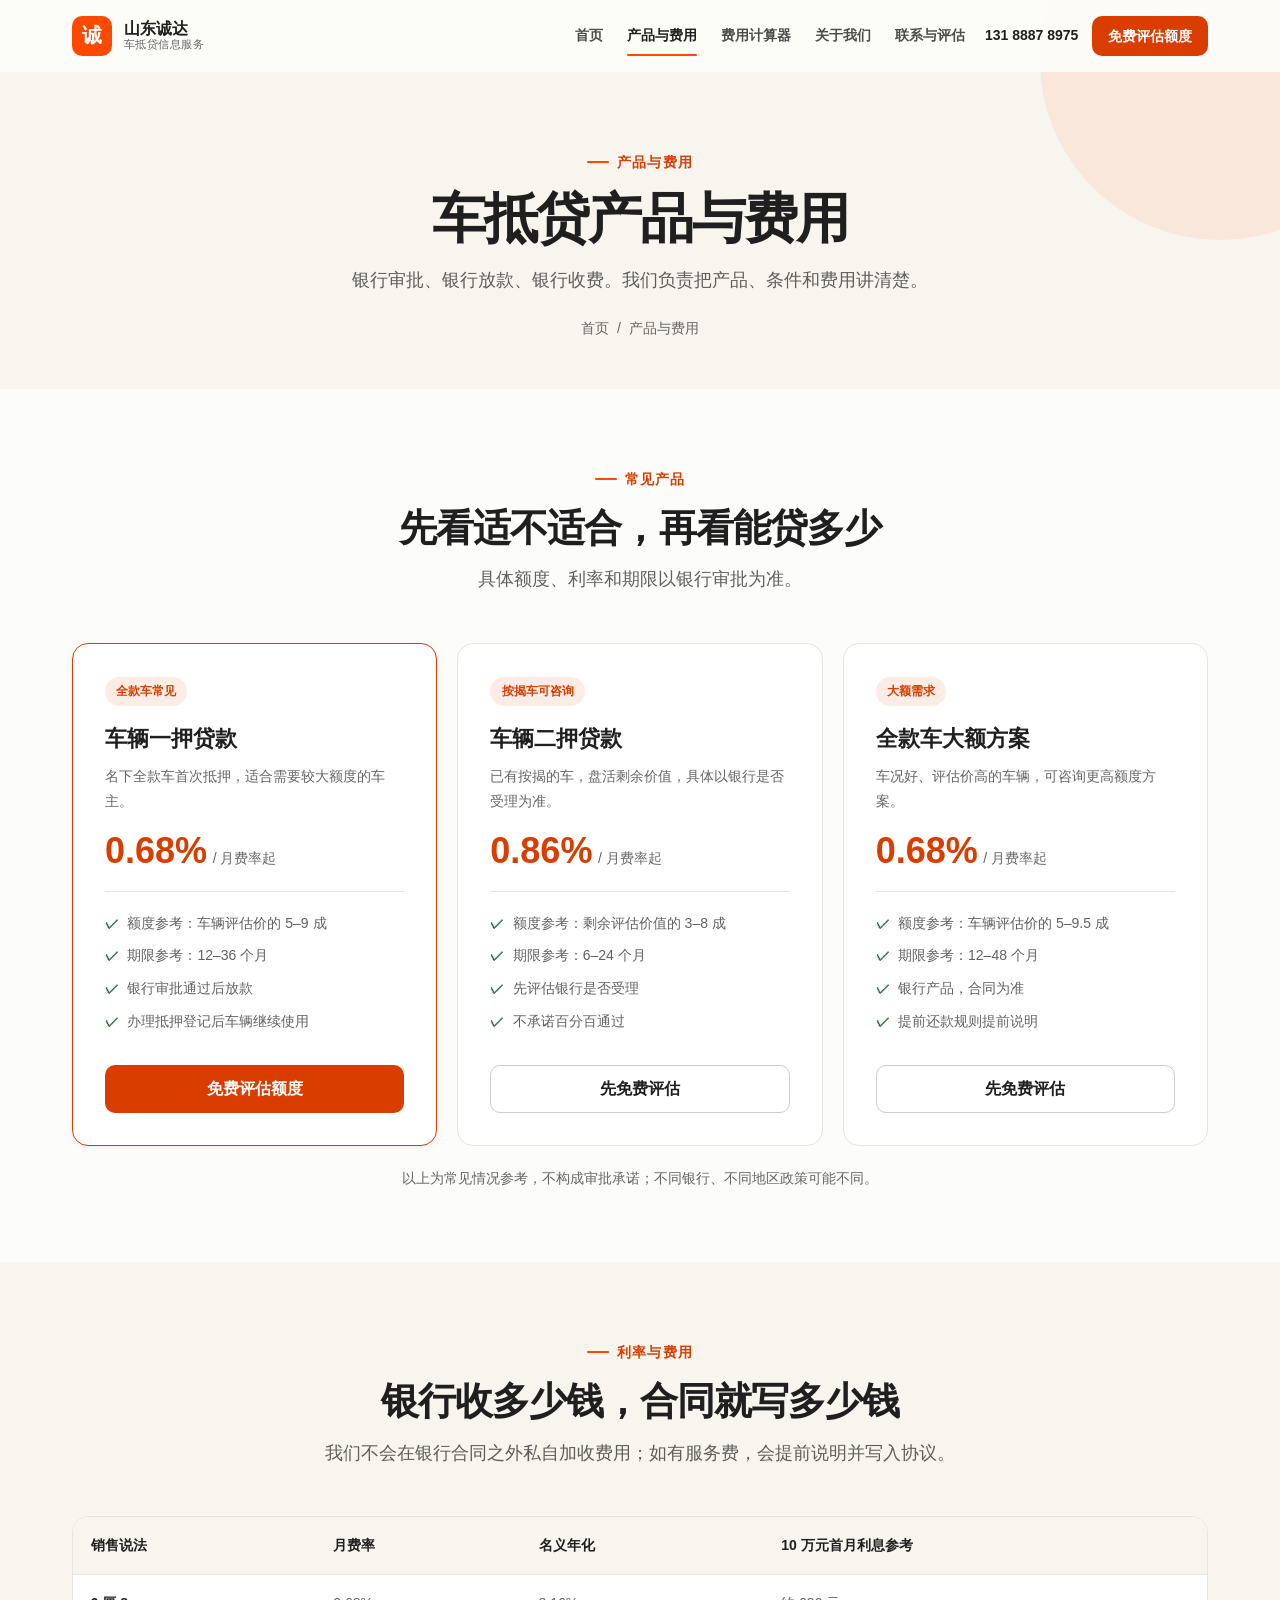
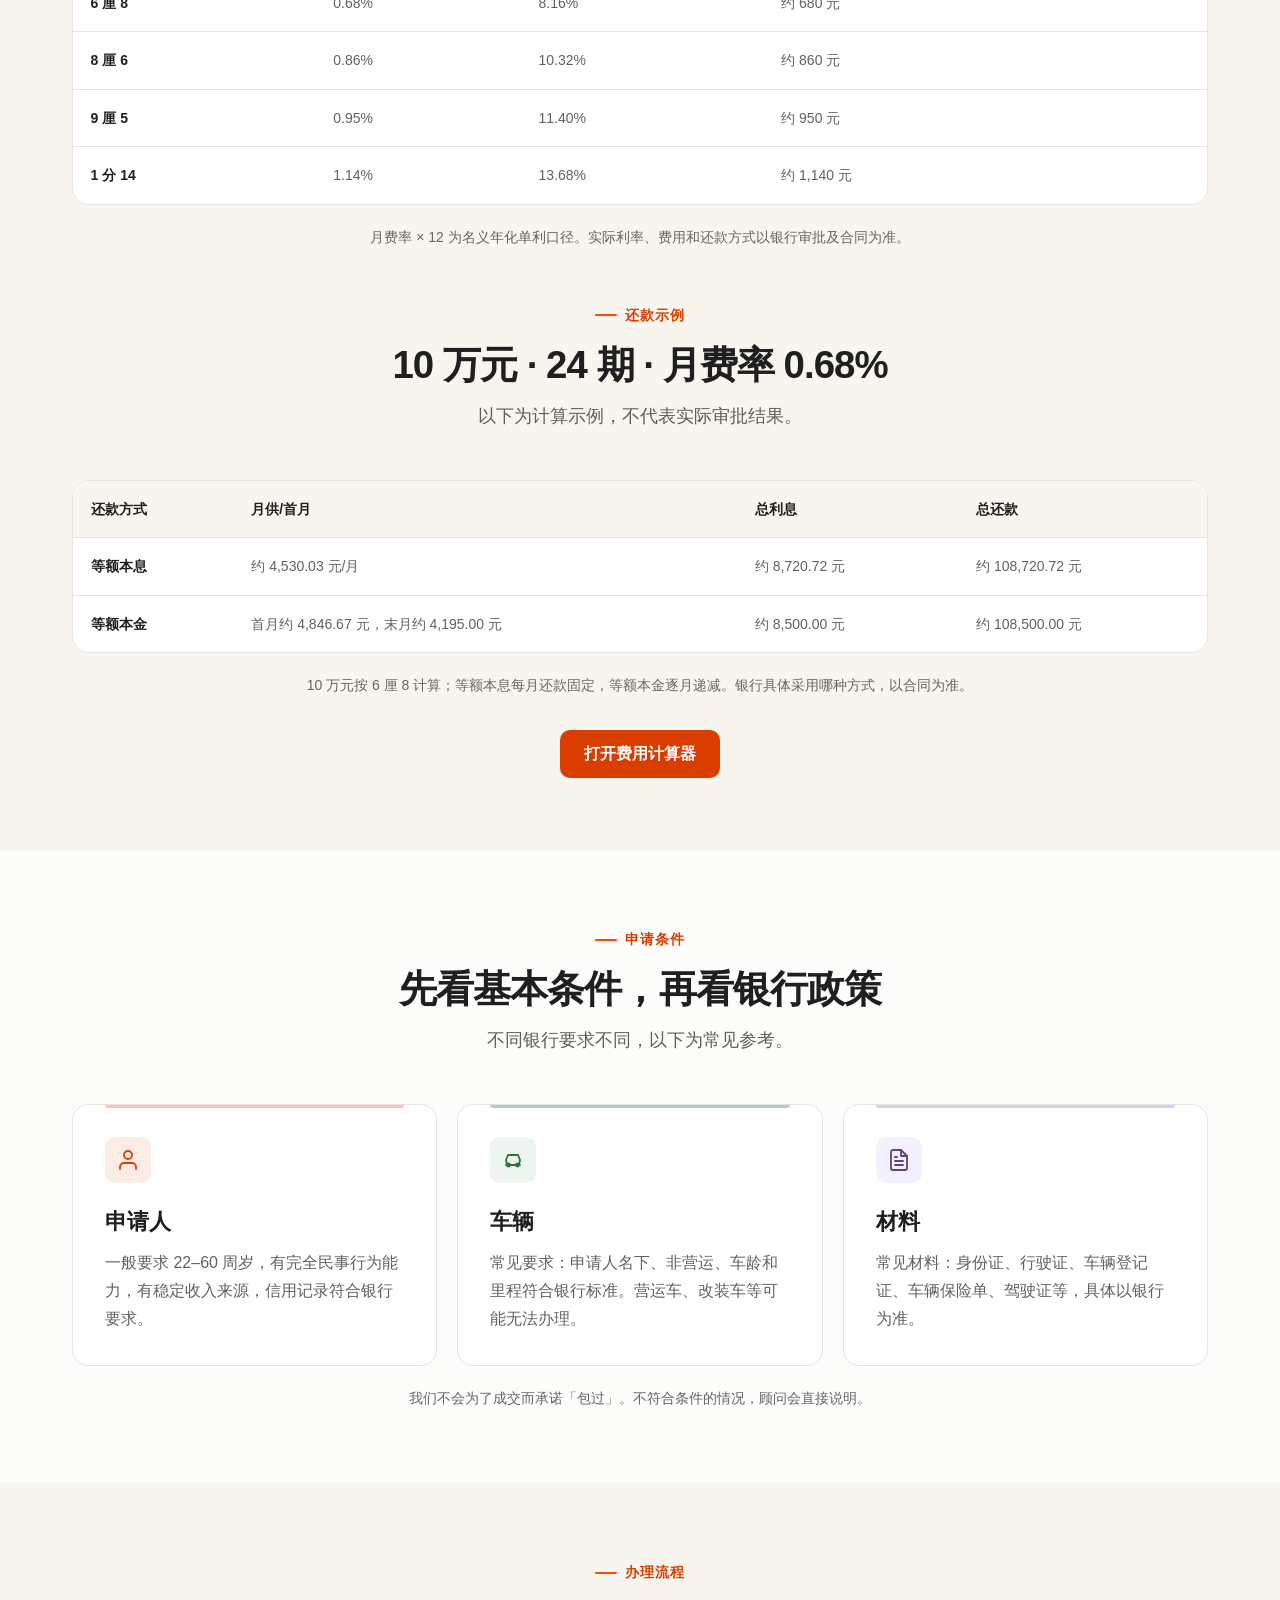
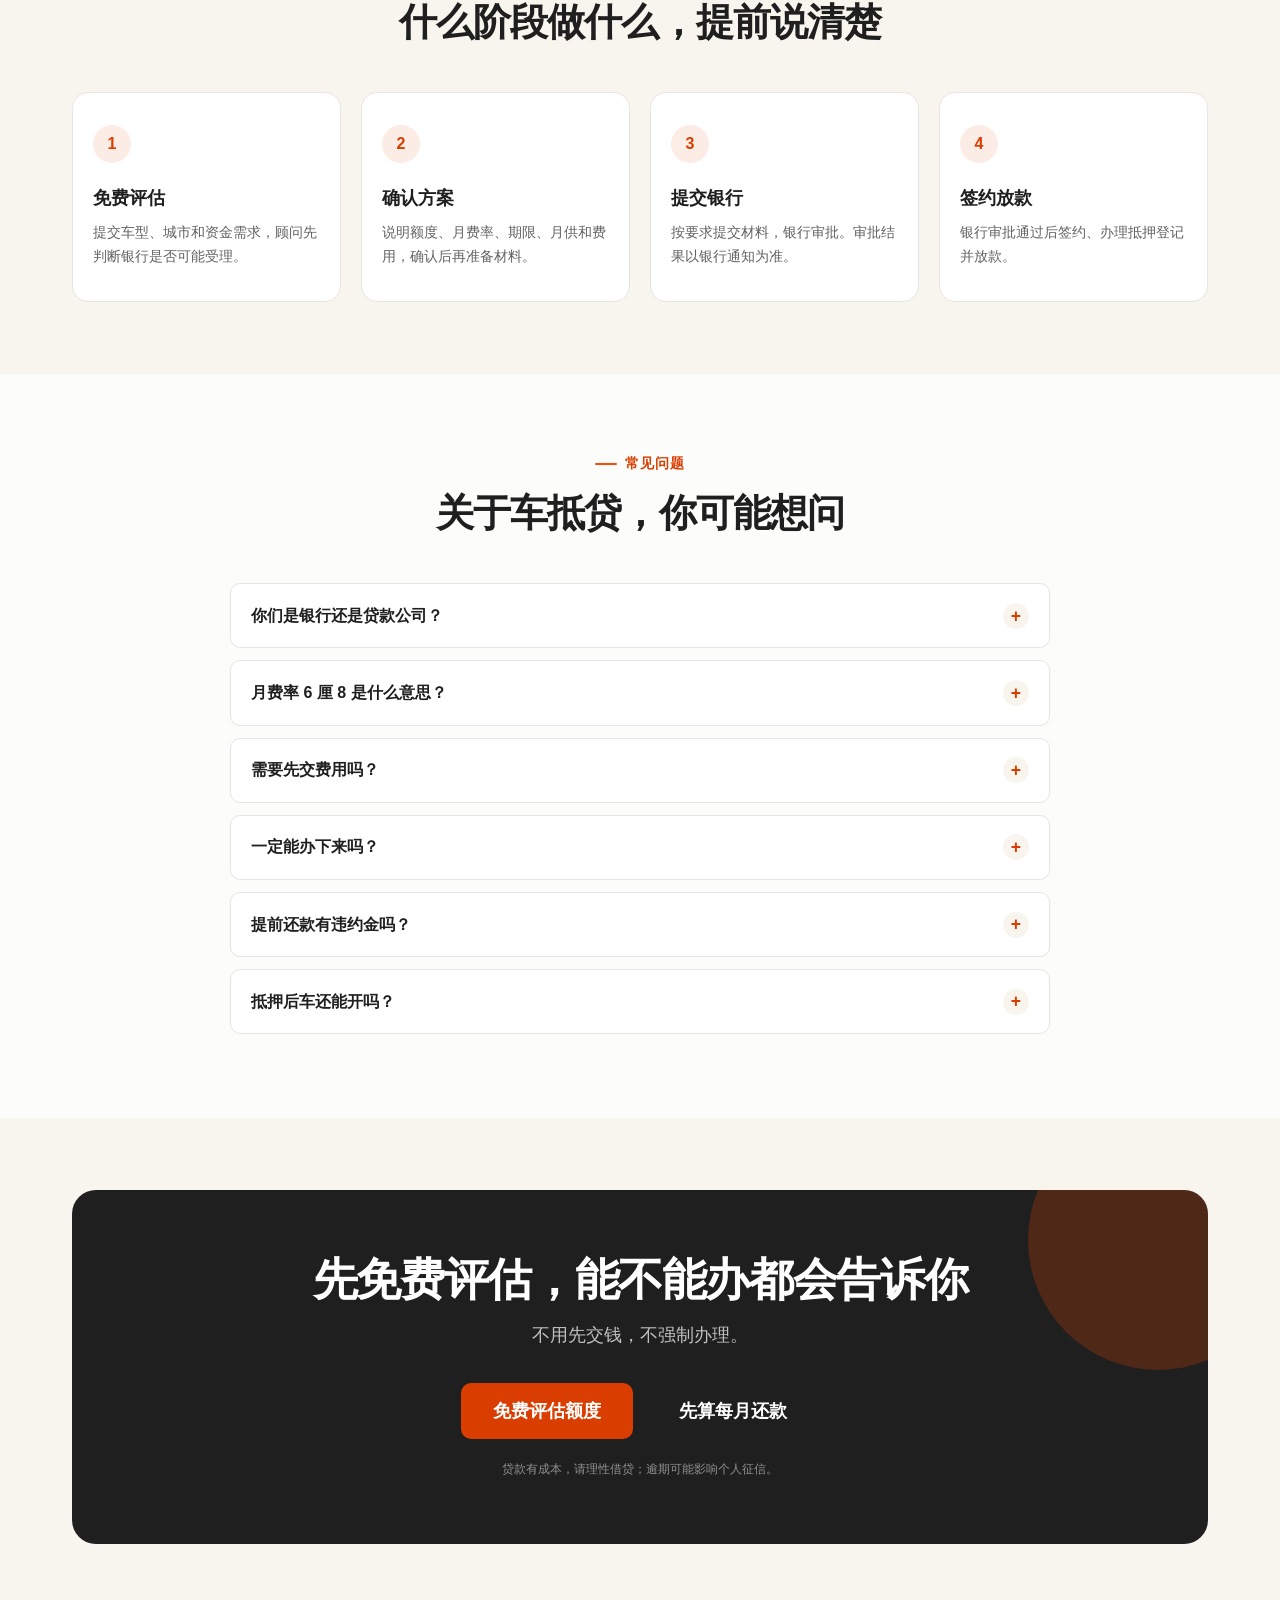
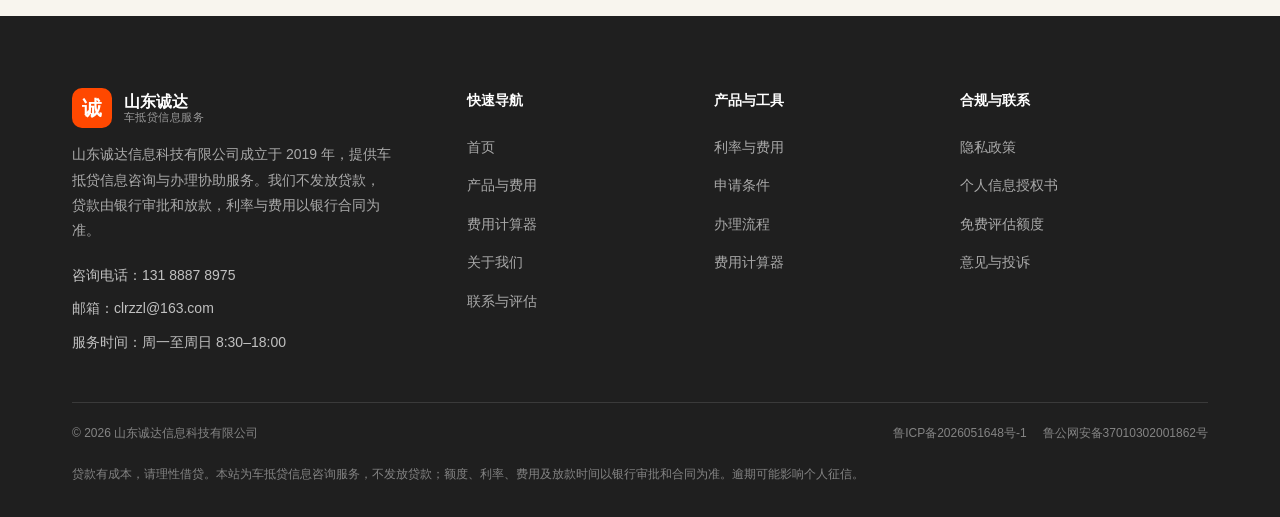
<file: services.html>
<!DOCTYPE html>
<html lang="zh-CN">
<head>
  <meta charset="UTF-8">
  <meta name="viewport" content="width=device-width, initial-scale=1.0">
  <title>产品与费用 - 山东诚达车抵贷</title>
  <meta name="description" content="山东诚达车抵贷产品与费用说明：常见月费率0.68%-1.14%，名义年化8.16%-13.68%。银行审批放款，费用以银行合同为准。">
  <link rel="stylesheet" href="css/style.css?v=20260911c">
  <link rel="icon" type="image/svg+xml" href="assets/favicon.svg?v=20260911c">
  <link rel="canonical" href="https://aidaikuan.cn/services.html">
  <meta name="theme-color" content="#FF4800">
  <meta property="og:type" content="website">
  <meta property="og:site_name" content="山东诚达信息科技有限公司">
  <meta property="og:locale" content="zh_CN">
  <meta property="og:title" content="产品与费用 - 山东诚达车抵贷">
  <meta property="og:description" content="山东诚达车抵贷产品与费用说明：常见月费率0.68%-1.14%，名义年化8.16%-13.68%。银行审批放款，费用以银行合同为准。">
  <meta property="og:url" content="https://aidaikuan.cn/services.html">
  <meta property="og:image" content="https://aidaikuan.cn/assets/og-image.jpg">
  <meta property="og:image:width" content="1200">
  <meta property="og:image:height" content="630">
  <meta name="twitter:card" content="summary_large_image">
  <script type="application/ld+json">
  {
    "@context": "https://schema.org",
    "@type": "Organization",
    "name": "山东诚达信息科技有限公司",
    "url": "https://aidaikuan.cn/",
    "email": "clrzzl@163.com",
    "telephone": "13188878975",
    "description": "车抵贷信息咨询与办理协助服务，贷款由银行审批和放款。"
  }
  </script>
</head>
<body id="top">

<header class="site-header">
  <div class="container nav-inner">
    <a class="brand" href="index.html" aria-label="山东诚达首页">
      <span class="brand-mark">诚</span>
      <span class="brand-text">
        <strong>山东诚达</strong>
        <small>车抵贷信息服务</small>
      </span>
    </a>
    <nav class="nav-links" aria-label="主导航">
      <a href="index.html">首页</a>
      <a href="services.html">产品与费用</a>
      <a href="calculator.html">费用计算器</a>
      <a href="about.html">关于我们</a>
      <a href="contact.html">联系与评估</a>
    </nav>
    <div class="nav-actions">
      <a class="nav-phone" href="tel:13188878975">131 8887 8975</a>
      <a class="btn btn-primary btn-sm" href="contact.html">免费评估额度</a>
      <button class="nav-toggle" type="button" aria-label="打开导航" aria-expanded="false">
        <span></span><span></span><span></span>
      </button>
    </div>
  </div>
</header>

<div class="mobile-menu">
  <a href="index.html">首页</a>
  <a href="services.html">产品与费用</a>
  <a href="calculator.html">费用计算器</a>
  <a href="about.html">关于我们</a>
  <a href="contact.html">联系与评估</a>
  <a class="btn btn-primary" href="contact.html">免费评估额度</a>
</div>
<main>
  <section class="page-hero">
    <div class="container page-hero-content">
      <span class="eyebrow">产品与费用</span>
      <h1>车抵贷产品与费用</h1>
      <p>银行审批、银行放款、银行收费。我们负责把产品、条件和费用讲清楚。</p>
      <div class="breadcrumb"><a href="index.html">首页</a><span>/</span><span>产品与费用</span></div>
    </div>
  </section>

  <section class="section">
    <div class="container">
      <div class="text-center" data-animate>
        <span class="eyebrow">常见产品</span>
        <h2 class="section-title">先看适不适合，再看能贷多少</h2>
        <p class="section-subtitle">具体额度、利率和期限以银行审批为准。</p>
      </div>
      <div class="product-grid">
        <article class="product-card featured" data-animate>
          <span class="product-tag">全款车常见</span>
          <h3 class="product-name">车辆一押贷款</h3>
          <p class="product-sub">名下全款车首次抵押，适合需要较大额度的车主。</p>
          <div class="product-rate"><strong>0.68%</strong><span>/ 月费率起</span></div>
          <ul class="product-features">
            <li>额度参考：车辆评估价的 5–9 成</li>
            <li>期限参考：12–36 个月</li>
            <li>银行审批通过后放款</li>
            <li>办理抵押登记后车辆继续使用</li>
          </ul>
          <a class="btn btn-primary btn-block" href="contact.html">免费评估额度</a>
        </article>
        <article class="product-card" data-animate data-animate-delay="1">
          <span class="product-tag">按揭车可咨询</span>
          <h3 class="product-name">车辆二押贷款</h3>
          <p class="product-sub">已有按揭的车，盘活剩余价值，具体以银行是否受理为准。</p>
          <div class="product-rate"><strong>0.86%</strong><span>/ 月费率起</span></div>
          <ul class="product-features">
            <li>额度参考：剩余评估价值的 3–8 成</li>
            <li>期限参考：6–24 个月</li>
            <li>先评估银行是否受理</li>
            <li>不承诺百分百通过</li>
          </ul>
          <a class="btn btn-secondary btn-block" href="contact.html">先免费评估</a>
        </article>
        <article class="product-card" data-animate data-animate-delay="2">
          <span class="product-tag">大额需求</span>
          <h3 class="product-name">全款车大额方案</h3>
          <p class="product-sub">车况好、评估价高的车辆，可咨询更高额度方案。</p>
          <div class="product-rate"><strong>0.68%</strong><span>/ 月费率起</span></div>
          <ul class="product-features">
            <li>额度参考：车辆评估价的 5–9.5 成</li>
            <li>期限参考：12–48 个月</li>
            <li>银行产品，合同为准</li>
            <li>提前还款规则提前说明</li>
          </ul>
          <a class="btn btn-secondary btn-block" href="contact.html">先免费评估</a>
        </article>
      </div>
      <p class="fee-note">以上为常见情况参考，不构成审批承诺；不同银行、不同地区政策可能不同。</p>
    </div>
  </section>  <section class="section section-alt" id="fees">
    <div class="container">
      <div class="text-center" data-animate>
        <span class="eyebrow">利率与费用</span>
        <h2 class="section-title">银行收多少钱，合同就写多少钱</h2>
        <p class="section-subtitle">我们不会在银行合同之外私自加收费用；如有服务费，会提前说明并写入协议。</p>
      </div>
      <div class="table-wrap" data-animate>
        <table class="data-table">
          <thead>
            <tr><th>销售说法</th><th>月费率</th><th>名义年化</th><th>10 万元首月利息参考</th></tr>
          </thead>
          <tbody>
            <tr><td><strong>6 厘 8</strong></td><td>0.68%</td><td>8.16%</td><td>约 680 元</td></tr>
            <tr><td><strong>8 厘 6</strong></td><td>0.86%</td><td>10.32%</td><td>约 860 元</td></tr>
            <tr><td><strong>9 厘 5</strong></td><td>0.95%</td><td>11.40%</td><td>约 950 元</td></tr>
            <tr><td><strong>1 分 14</strong></td><td>1.14%</td><td>13.68%</td><td>约 1,140 元</td></tr>
          </tbody>
        </table>
      </div>
      <p class="fee-note">月费率 × 12 为名义年化单利口径。实际利率、费用和还款方式以银行审批及合同为准。</p>

      <div class="text-center mt-xl" data-animate>
        <span class="eyebrow">还款示例</span>
        <h2 class="section-title">10 万元 · 24 期 · 月费率 0.68%</h2>
        <p class="section-subtitle">以下为计算示例，不代表实际审批结果。</p>
      </div>
      <div class="table-wrap" data-animate>
        <table class="data-table">
          <thead>
            <tr><th>还款方式</th><th>月供/首月</th><th>总利息</th><th>总还款</th></tr>
          </thead>
          <tbody>
            <tr><td><strong>等额本息</strong></td><td>约 4,530.03 元/月</td><td>约 8,720.72 元</td><td>约 108,720.72 元</td></tr>
            <tr><td><strong>等额本金</strong></td><td>首月约 4,846.67 元，末月约 4,195.00 元</td><td>约 8,500.00 元</td><td>约 108,500.00 元</td></tr>
          </tbody>
        </table>
      </div>
      <p class="fee-note">10 万元按 6 厘 8 计算；等额本息每月还款固定，等额本金逐月递减。银行具体采用哪种方式，以合同为准。</p>
      <div class="text-center mt-lg" data-animate>
        <a class="btn btn-primary" href="calculator.html">打开费用计算器</a>
      </div>
    </div>
  </section>  <section class="section" id="conditions">
    <div class="container">
      <div class="text-center" data-animate>
        <span class="eyebrow">申请条件</span>
        <h2 class="section-title">先看基本条件，再看银行政策</h2>
        <p class="section-subtitle">不同银行要求不同，以下为常见参考。</p>
      </div>
      <div class="card-grid">
        <article class="feature-card" data-animate>
          <div class="icon-box peach" aria-hidden="true"><svg viewBox="0 0 24 24" fill="none" stroke="currentColor" stroke-width="1.8" stroke-linecap="round" stroke-linejoin="round"><path d="M20 21v-2a4 4 0 0 0-4-4H8a4 4 0 0 0-4 4v2"/><circle cx="12" cy="7" r="4"/></svg></div>
          <h3 class="feature-title">申请人</h3>
          <p class="feature-desc">一般要求 22–60 周岁，有完全民事行为能力，有稳定收入来源，信用记录符合银行要求。</p>
        </article>
        <article class="feature-card" data-animate data-animate-delay="1">
          <div class="icon-box sage" aria-hidden="true"><svg viewBox="0 0 24 24" fill="none" stroke="currentColor" stroke-width="1.8" stroke-linecap="round" stroke-linejoin="round"><path d="M5 17h14M6 17l-1-5 2-5h10l2 5-1 5"/><circle cx="7.5" cy="17" r="1.5"/><circle cx="16.5" cy="17" r="1.5"/></svg></div>
          <h3 class="feature-title">车辆</h3>
          <p class="feature-desc">常见要求：申请人名下、非营运、车龄和里程符合银行标准。营运车、改装车等可能无法办理。</p>
        </article>
        <article class="feature-card" data-animate data-animate-delay="2">
          <div class="icon-box lavender" aria-hidden="true"><svg viewBox="0 0 24 24" fill="none" stroke="currentColor" stroke-width="1.8" stroke-linecap="round" stroke-linejoin="round"><path d="M14 2H6a2 2 0 0 0-2 2v16a2 2 0 0 0 2 2h12a2 2 0 0 0 2-2V8z"/><path d="M14 2v6h6M16 13H8M16 17H8M10 9H8"/></svg></div>
          <h3 class="feature-title">材料</h3>
          <p class="feature-desc">常见材料：身份证、行驶证、车辆登记证、车辆保险单、驾驶证等，具体以银行为准。</p>
        </article>
      </div>
      <p class="fee-note">我们不会为了成交而承诺「包过」。不符合条件的情况，顾问会直接说明。</p>
    </div>
  </section>

  <section class="section section-alt" id="process">
    <div class="container">
      <div class="text-center" data-animate>
        <span class="eyebrow">办理流程</span>
        <h2 class="section-title">什么阶段做什么，提前说清楚</h2>
      </div>
      <div class="process-grid">
        <div class="process-step" data-animate><div class="process-num">1</div><h3>免费评估</h3><p>提交车型、城市和资金需求，顾问先判断银行是否可能受理。</p></div>
        <div class="process-step" data-animate data-animate-delay="1"><div class="process-num">2</div><h3>确认方案</h3><p>说明额度、月费率、期限、月供和费用，确认后再准备材料。</p></div>
        <div class="process-step" data-animate data-animate-delay="2"><div class="process-num">3</div><h3>提交银行</h3><p>按要求提交材料，银行审批。审批结果以银行通知为准。</p></div>
        <div class="process-step" data-animate data-animate-delay="3"><div class="process-num">4</div><h3>签约放款</h3><p>银行审批通过后签约、办理抵押登记并放款。</p></div>
      </div>
    </div>
  </section>  <section class="section">
    <div class="container">
      <div class="text-center" data-animate>
        <span class="eyebrow">常见问题</span>
        <h2 class="section-title">关于车抵贷，你可能想问</h2>
      </div>
      <div class="faq-list">
        <div class="faq-item" data-animate><button class="faq-question" type="button">你们是银行还是贷款公司？<span class="faq-toggle">+</span></button><div class="faq-answer"><div class="faq-answer-inner">我们是车抵贷信息咨询与办理协助服务方，不是银行，也不是持牌放款机构。贷款由银行审批、银行放款、银行收费，合同写多少就是多少。</div></div></div>
        <div class="faq-item" data-animate data-animate-delay="1"><button class="faq-question" type="button">月费率 6 厘 8 是什么意思？<span class="faq-toggle">+</span></button><div class="faq-answer"><div class="faq-answer-inner">6 厘 8 是行业习惯说法，月费率为 0.68%，名义年化约 8.16%。实际年化、费用和还款方式以银行审批和合同为准。</div></div></div>
        <div class="faq-item" data-animate data-animate-delay="2"><button class="faq-question" type="button">需要先交费用吗？<span class="faq-toggle">+</span></button><div class="faq-answer"><div class="faq-answer-inner">免费评估不收取前期费用。若涉及第三方服务费，我们会提前说明并写入协议，不会在银行合同之外私自加收。</div></div></div>
        <div class="faq-item" data-animate data-animate-delay="3"><button class="faq-question" type="button">一定能办下来吗？<span class="faq-toggle">+</span></button><div class="faq-answer"><div class="faq-answer-inner">不能承诺百分百通过。银行会根据申请人资质、车辆情况、征信记录等综合审批，我们会如实告知可能性和风险。</div></div></div>
        <div class="faq-item" data-animate><button class="faq-question" type="button">提前还款有违约金吗？<span class="faq-toggle">+</span></button><div class="faq-answer"><div class="faq-answer-inner">不同银行规定不同，有的产品支持提前还款，有的可能收取一定费用。办理前我们会让你确认合同条款，以合同为准。</div></div></div>
        <div class="faq-item" data-animate data-animate-delay="1"><button class="faq-question" type="button">抵押后车还能开吗？<span class="faq-toggle">+</span></button><div class="faq-answer"><div class="faq-answer-inner">通常可以继续使用车辆，办理抵押登记，部分方案可能需要安装 GPS。具体以银行方案和合同约定为准。</div></div></div>
      </div>
    </div>
  </section>

  <section class="section section-alt">
    <div class="container">
      <div class="cta-section" data-animate>
        <div class="cta-content">
          <h2 class="cta-title">先免费评估，能不能办都会告诉你</h2>
          <p class="cta-desc">不用先交钱，不强制办理。</p>
          <div class="cta-actions">
            <a class="btn btn-primary btn-lg" href="contact.html">免费评估额度</a>
            <a class="btn btn-link btn-lg" href="calculator.html">先算每月还款</a>
          </div>
          <p class="cta-small">贷款有成本，请理性借贷；逾期可能影响个人征信。</p>
        </div>
      </div>
    </div>
  </section>
</main>
<footer class="site-footer">
  <div class="container">
    <div class="footer-grid">
      <div class="footer-brand">
        <a class="brand" href="index.html" aria-label="山东诚达首页">
          <span class="brand-mark">诚</span>
          <span class="brand-text">
            <strong>山东诚达</strong>
            <small>车抵贷信息服务</small>
          </span>
        </a>
        <p>山东诚达信息科技有限公司成立于 2019 年，提供车抵贷信息咨询与办理协助服务。我们不发放贷款，贷款由银行审批和放款，利率与费用以银行合同为准。</p>
        <div class="footer-contact">
          <a href="tel:13188878975">咨询电话：131 8887 8975</a>
          <a href="mailto:clrzzl@163.com">邮箱：clrzzl@163.com</a>
          <span>服务时间：周一至周日 8:30–18:00</span>
        </div>
      </div>
      <div class="footer-col">
        <h4>快速导航</h4>
        <ul>
          <li><a href="index.html">首页</a></li>
          <li><a href="services.html">产品与费用</a></li>
          <li><a href="calculator.html">费用计算器</a></li>
          <li><a href="about.html">关于我们</a></li>
          <li><a href="contact.html">联系与评估</a></li>
        </ul>
      </div>
      <div class="footer-col">
        <h4>产品与工具</h4>
        <ul>
          <li><a href="services.html#fees">利率与费用</a></li>
          <li><a href="services.html#conditions">申请条件</a></li>
          <li><a href="services.html#process">办理流程</a></li>
          <li><a href="calculator.html">费用计算器</a></li>
        </ul>
      </div>
      <div class="footer-col">
        <h4>合规与联系</h4>
        <ul>
          <li><a href="privacy.html">隐私政策</a></li>
          <li><a href="authorization.html">个人信息授权书</a></li>
          <li><a href="contact.html">免费评估额度</a></li>
          <li><a href="mailto:clrzzl@163.com">意见与投诉</a></li>
        </ul>
      </div>
    </div>
    <div class="footer-bottom">
      <span>© <span class="js-year">2026</span> 山东诚达信息科技有限公司</span>
      <div class="footer-legal">
        <a href="https://beian.miit.gov.cn" target="_blank" rel="noreferrer noopener">鲁ICP备2026051648号-1</a>
        <a href="https://beian.mps.gov.cn/#/query/webSearch?code=37010302001862" rel="noreferrer" target="_blank">鲁公网安备37010302001862号</a>
      </div>
    </div>
    <p class="footer-risk">贷款有成本，请理性借贷。本站为车抵贷信息咨询服务，不发放贷款；额度、利率、费用及放款时间以银行审批和合同为准。逾期可能影响个人征信。</p>
  </div>
</footer>
<script src="js/main.js?v=20260911c"></script>
</body>
</html>
</file>
<file: css/style.css>
/* ==========================================================================
   山东诚达信息科技有限公司 · 车抵贷获客站
   设计方向：HubSpot 暖白/橙红 + Basecamp 透明、低压力成交
   ========================================================================== */

:root {
  --c-brand: #FF4800;
  --c-cta: #D93E00;
  --c-cta-hover: #C93700;
  --c-cta-pressed: #9F2800;
  --c-cta-soft: #FCECE6;

  --c-peach: #FCC6B1;
  --c-sage: #B9CDBE;
  --c-lavender: #D7CDFC;
  --c-teal: #B2E9EB;
  --c-pink: #FBDbe9;

  --c-ink: #1F1F1F;
  --c-ink-70: #4D4C4C;
  --c-ink-60: rgba(0, 0, 0, 0.62);
  --c-muted: #676565;

  --c-bg: #FCFCFA;
  --c-bg-alt: #F8F5EE;
  --c-surface: #FFFFFF;
  --c-border: #E7E5E4;
  --c-border-strong: #CFCCCB;

  --c-success: #327142;
  --c-warning: #956309;
  --c-danger: #D9002B;
  --c-footer: #1F1F1F;

  --font-sans: -apple-system, BlinkMacSystemFont, "Segoe UI", "PingFang SC",
    "HarmonyOS Sans SC", "Hiragino Sans GB", "Microsoft YaHei", "Noto Sans SC",
    "Helvetica Neue", Arial, sans-serif;

  --fs-xs: 0.75rem;
  --fs-sm: 0.875rem;
  --fs-base: 1rem;
  --fs-lg: 1.125rem;
  --fs-xl: 1.375rem;
  --fs-2xl: 1.75rem;
  --fs-3xl: 2.25rem;
  --fs-4xl: 3rem;
  --fs-5xl: 3.75rem;

  --sp-xs: 0.5rem;
  --sp-sm: 0.875rem;
  --sp-md: 1.25rem;
  --sp-lg: 2rem;
  --sp-xl: 3rem;
  --sp-2xl: 4.5rem;
  --sp-3xl: 6rem;

  --radius-sm: 6px;
  --radius-md: 10px;
  --radius-lg: 16px;
  --radius-xl: 24px;
  --radius-full: 999px;

  --shadow-sm: 0 1px 2px rgba(31, 31, 31, 0.04), 0 2px 8px rgba(31, 31, 31, 0.04);
  --shadow-md: 0 12px 32px rgba(31, 31, 31, 0.07);
  --shadow-lg: 0 24px 64px rgba(31, 31, 31, 0.09);

  --container-max: 1200px;
  --nav-height: 72px;

  --ease-out: cubic-bezier(0.22, 1, 0.36, 1);
  --dur-fast: 0.16s;
  --dur-base: 0.24s;
}

/* ---------- 重置 ---------- */
*, *::before, *::after {
  margin: 0;
  padding: 0;
  box-sizing: border-box;
}

html {
  scroll-behavior: smooth;
  font-size: 16px;
  -webkit-text-size-adjust: 100%;
}

body {
  font-family: var(--font-sans);
  background: var(--c-bg);
  color: var(--c-ink-70);
  font-size: var(--fs-base);
  line-height: 1.75;
  -webkit-font-smoothing: antialiased;
  -moz-osx-font-smoothing: grayscale;
  overflow-x: hidden;
}

a { color: inherit; text-decoration: none; }
img { max-width: 100%; display: block; }
button, input, select, textarea { font: inherit; }
button { cursor: pointer; border: none; background: none; }
ul, ol { list-style: none; }

::selection {
  background: var(--c-peach);
  color: var(--c-ink);
}

/* ---------- 通用布局 ---------- */
.container {
  width: 100%;
  max-width: var(--container-max);
  margin: 0 auto;
  padding: 0 var(--sp-lg);
}

.container-narrow {
  width: 100%;
  max-width: 820px;
  margin: 0 auto;
  padding: 0 var(--sp-lg);
}

.section { padding: var(--sp-2xl) 0; }
.section-sm { padding: var(--sp-xl) 0; }
.section-alt { background: var(--c-bg-alt); }
.section-dark { background: var(--c-footer); color: #F8F5EE; }
.text-center { text-align: center; }

.section-title {
  font-size: clamp(1.75rem, 3vw, 2.6rem);
  font-weight: 700;
  color: var(--c-ink);
  line-height: 1.18;
  letter-spacing: -0.025em;
}

.section-subtitle {
  margin-top: var(--sp-sm);
  font-size: var(--fs-lg);
  color: var(--c-ink-60);
  line-height: 1.7;
}

.eyebrow {
  display: inline-flex;
  align-items: center;
  gap: 0.5rem;
  margin-bottom: var(--sp-sm);
  font-size: var(--fs-sm);
  font-weight: 700;
  color: var(--c-cta);
  letter-spacing: 0.08em;
  text-transform: uppercase;
}

.eyebrow::before {
  content: "";
  width: 22px;
  height: 2px;
  background: var(--c-brand);
  border-radius: var(--radius-full);
}

.text-link {
  display: inline-flex;
  align-items: center;
  gap: 0.35rem;
  color: var(--c-cta);
  font-weight: 700;
  border-bottom: 1px solid rgba(217, 62, 0, 0.35);
  transition: all var(--dur-fast) var(--ease-out);
}

.text-link:hover {
  color: var(--c-cta-hover);
  border-bottom-color: var(--c-cta-hover);
}

/* ---------- 按钮 ---------- */
.btn {
  display: inline-flex;
  align-items: center;
  justify-content: center;
  gap: var(--sp-xs);
  min-height: 48px;
  padding: 0.8rem 1.5rem;
  border-radius: var(--radius-md);
  font-size: var(--fs-base);
  font-weight: 700;
  line-height: 1;
  white-space: nowrap;
  transition: background var(--dur-fast) var(--ease-out),
    color var(--dur-fast) var(--ease-out), border-color var(--dur-fast) var(--ease-out),
    transform var(--dur-fast) var(--ease-out);
}

.btn-primary {
  background: var(--c-cta);
  color: #FFFFFF;
}

.btn-primary:hover {
  background: var(--c-cta-hover);
  transform: translateY(-1px);
}

.btn-primary:active {
  background: var(--c-cta-pressed);
  transform: translateY(0);
}

.btn-secondary {
  background: var(--c-surface);
  color: var(--c-ink);
  border: 1px solid var(--c-border-strong);
}

.btn-secondary:hover {
  border-color: var(--c-cta);
  color: var(--c-cta);
  background: var(--c-cta-soft);
}

.btn-link {
  min-height: auto;
  padding: 0.25rem 0;
  color: var(--c-cta);
  border-radius: 0;
}

.btn-link:hover { color: var(--c-cta-hover); }

.btn-sm {
  min-height: 40px;
  padding: 0.55rem 1rem;
  font-size: var(--fs-sm);
}

.btn-lg {
  min-height: 56px;
  padding: 1rem 2rem;
  font-size: var(--fs-lg);
}

.btn-block { width: 100%; }

/* ---------- 顶部导航 ---------- */
.site-header {
  position: fixed;
  top: 0;
  left: 0;
  right: 0;
  z-index: 1000;
  height: var(--nav-height);
  background: rgba(252, 252, 250, 0.94);
  border-bottom: 1px solid transparent;
  transition: border-color var(--dur-base) var(--ease-out),
    box-shadow var(--dur-base) var(--ease-out);
}

.site-header.scrolled {
  border-bottom-color: var(--c-border);
  box-shadow: var(--shadow-sm);
}

.nav-inner {
  height: 100%;
  display: flex;
  align-items: center;
  justify-content: space-between;
  gap: var(--sp-md);
}

.brand {
  display: inline-flex;
  align-items: center;
  gap: 0.75rem;
  flex-shrink: 0;
}

.brand-mark {
  width: 40px;
  height: 40px;
  display: flex;
  align-items: center;
  justify-content: center;
  border-radius: var(--radius-md);
  background: var(--c-brand);
  color: #FFFFFF;
  font-size: 1.25rem;
  font-weight: 800;
}

.brand-text {
  display: flex;
  flex-direction: column;
  line-height: 1.2;
}

.brand-text strong {
  font-size: var(--fs-base);
  color: var(--c-ink);
  letter-spacing: -0.01em;
}

.brand-text small {
  font-size: 0.7rem;
  color: var(--c-muted);
  letter-spacing: 0.04em;
}

.nav-links {
  display: flex;
  align-items: center;
  gap: 1.5rem;
  margin-left: auto;
}

.nav-links a {
  position: relative;
  padding: 0.5rem 0;
  font-size: var(--fs-sm);
  font-weight: 600;
  color: var(--c-ink-70);
  transition: color var(--dur-fast);
}

.nav-links a::after {
  content: "";
  position: absolute;
  left: 0;
  bottom: 0;
  width: 100%;
  height: 2px;
  background: var(--c-brand);
  border-radius: var(--radius-full);
  transform: scaleX(0);
  transform-origin: left;
  transition: transform var(--dur-base) var(--ease-out);
}

.nav-links a:hover,
.nav-links a.active {
  color: var(--c-ink);
}

.nav-links a:hover::after,
.nav-links a.active::after {
  transform: scaleX(1);
}

.nav-actions {
  display: flex;
  align-items: center;
  gap: 0.85rem;
  flex-shrink: 0;
}

.nav-phone {
  font-size: var(--fs-sm);
  font-weight: 700;
  color: var(--c-ink);
}

.nav-phone:hover { color: var(--c-cta); }

.nav-toggle {
  display: none;
  width: 42px;
  height: 42px;
  flex-direction: column;
  align-items: center;
  justify-content: center;
  gap: 5px;
  border-radius: var(--radius-sm);
  transition: background var(--dur-fast);
}

.nav-toggle:hover { background: var(--c-bg-alt); }

.nav-toggle span {
  width: 20px;
  height: 2px;
  border-radius: 2px;
  background: var(--c-ink);
  transition: all var(--dur-base) var(--ease-out);
}

.nav-toggle.active span:nth-child(1) { transform: translateY(7px) rotate(45deg); }
.nav-toggle.active span:nth-child(2) { opacity: 0; }
.nav-toggle.active span:nth-child(3) { transform: translateY(-7px) rotate(-45deg); }

.mobile-menu {
  position: fixed;
  top: var(--nav-height);
  left: 0;
  right: 0;
  z-index: 999;
  display: none;
  flex-direction: column;
  gap: 0.25rem;
  padding: var(--sp-md) var(--sp-lg) var(--sp-lg);
  background: var(--c-surface);
  border-bottom: 1px solid var(--c-border);
  box-shadow: var(--shadow-md);
  transform: translateY(-120%);
  opacity: 0;
  transition: all var(--dur-base) var(--ease-out);
}

.mobile-menu.open {
  display: flex;
  transform: translateY(0);
  opacity: 1;
}

.mobile-menu a {
  padding: 0.85rem 0.75rem;
  border-radius: var(--radius-sm);
  font-size: var(--fs-lg);
  font-weight: 600;
  color: var(--c-ink);
}

.mobile-menu a:hover,
.mobile-menu a.active {
  background: var(--c-bg-alt);
  color: var(--c-cta);
}

/* ---------- 首页 Hero ---------- */
.hero {
  position: relative;
  padding: calc(var(--nav-height) + var(--sp-2xl)) 0 var(--sp-2xl);
  background: var(--c-bg);
  overflow: hidden;
}

.hero::before {
  content: "";
  position: absolute;
  top: -180px;
  right: -160px;
  width: 520px;
  height: 520px;
  border-radius: 50%;
  background: var(--c-peach);
  opacity: 0.35;
  pointer-events: none;
}

.hero::after {
  content: "";
  position: absolute;
  left: -180px;
  bottom: -220px;
  width: 440px;
  height: 440px;
  border-radius: 50%;
  background: var(--c-sage);
  opacity: 0.26;
  pointer-events: none;
}

.hero-grid {
  position: relative;
  z-index: 2;
  display: grid;
  grid-template-columns: minmax(0, 1.05fr) minmax(340px, 0.95fr);
  align-items: center;
  gap: var(--sp-2xl);
}

.hero-copy { max-width: 620px; }

.hero-badge {
  display: inline-flex;
  align-items: center;
  gap: 0.5rem;
  padding: 0.45rem 0.9rem;
  border-radius: var(--radius-full);
  background: var(--c-cta-soft);
  color: var(--c-cta);
  font-size: var(--fs-sm);
  font-weight: 700;
}

.hero-title {
  margin-top: var(--sp-md);
  font-size: clamp(2.6rem, 6vw, 4.6rem);
  font-weight: 800;
  line-height: 1.08;
  letter-spacing: -0.04em;
  color: var(--c-ink);
}

.hero-title .accent {
  color: var(--c-cta);
}

.hero-desc {
  max-width: 540px;
  margin-top: var(--sp-md);
  font-size: var(--fs-lg);
  line-height: 1.75;
  color: var(--c-ink-60);
}

.hero-actions {
  display: flex;
  flex-wrap: wrap;
  gap: 0.85rem;
  margin-top: var(--sp-lg);
}

.hero-trust {
  display: flex;
  flex-wrap: wrap;
  gap: 0.75rem 1.25rem;
  margin-top: var(--sp-lg);
  font-size: var(--fs-sm);
  color: var(--c-muted);
}

.hero-trust span {
  display: inline-flex;
  align-items: center;
  gap: 0.35rem;
}

.hero-trust span::before {
  content: "✓";
  color: var(--c-success);
  font-weight: 800;
}

.hero-visual {
  position: relative;
}

.hero-card {
  position: relative;
  padding: var(--sp-lg);
  background: var(--c-surface);
  border: 1px solid var(--c-border);
  border-radius: var(--radius-xl);
  box-shadow: var(--shadow-md);
}

.hero-card-head {
  display: flex;
  align-items: center;
  justify-content: space-between;
  gap: var(--sp-sm);
  margin-bottom: var(--sp-md);
}

.hero-card-label {
  font-size: var(--fs-sm);
  font-weight: 700;
  color: var(--c-muted);
}

.hero-card-tag {
  padding: 0.25rem 0.65rem;
  border-radius: var(--radius-full);
  background: var(--c-teal);
  color: var(--c-ink);
  font-size: var(--fs-xs);
  font-weight: 700;
}

.hero-card-amount {
  font-size: clamp(2.25rem, 5vw, 3.4rem);
  font-weight: 800;
  line-height: 1;
  letter-spacing: -0.04em;
  color: var(--c-ink);
}

.hero-card-note {
  margin-top: 0.4rem;
  font-size: var(--fs-xs);
  color: var(--c-muted);
}

.hero-card-list {
  display: flex;
  flex-direction: column;
  gap: 0.7rem;
  margin-top: var(--sp-md);
  padding-top: var(--sp-md);
  border-top: 1px solid var(--c-border);
}

.hero-card-row {
  display: flex;
  align-items: center;
  justify-content: space-between;
  gap: var(--sp-sm);
  font-size: var(--fs-sm);
}

.hero-card-row span { color: var(--c-muted); }
.hero-card-row strong { color: var(--c-ink); }

.hero-card-cta {
  display: block;
  margin-top: var(--sp-md);
  text-align: center;
}

/* ---------- 数据统计 ---------- */
.stats-grid {
  display: grid;
  grid-template-columns: repeat(4, minmax(0, 1fr));
  gap: var(--sp-md);
  margin-top: var(--sp-xl);
}

.stat-card {
  padding: var(--sp-lg) var(--sp-md);
  background: var(--c-surface);
  border: 1px solid var(--c-border);
  border-top: 4px solid var(--c-peach);
  border-radius: var(--radius-lg);
}

.stat-card:nth-child(2) { border-top-color: var(--c-sage); }
.stat-card:nth-child(3) { border-top-color: var(--c-lavender); }
.stat-card:nth-child(4) { border-top-color: var(--c-teal); }

.stat-value {
  font-size: clamp(1.75rem, 3vw, 2.4rem);
  font-weight: 800;
  line-height: 1;
  color: var(--c-ink);
  letter-spacing: -0.03em;
}

.stat-label {
  margin-top: var(--sp-sm);
  font-size: var(--fs-sm);
  color: var(--c-muted);
}

/* ---------- 卡片/优势 ---------- */
.card-grid {
  display: grid;
  grid-template-columns: repeat(auto-fit, minmax(240px, 1fr));
  gap: var(--sp-md);
  margin-top: var(--sp-xl);
}

.feature-card {
  position: relative;
  padding: var(--sp-lg);
  background: var(--c-surface);
  border: 1px solid var(--c-border);
  border-radius: var(--radius-lg);
  transition: transform var(--dur-base) var(--ease-out),
    box-shadow var(--dur-base) var(--ease-out), border-color var(--dur-base) var(--ease-out);
}

.feature-card:hover {
  transform: translateY(-3px);
  border-color: var(--c-border-strong);
  box-shadow: var(--shadow-md);
}

.feature-card::before {
  content: "";
  position: absolute;
  top: 0;
  left: var(--sp-lg);
  right: var(--sp-lg);
  height: 3px;
  border-radius: 0 0 3px 3px;
  background: var(--c-peach);
}

.feature-card:nth-child(2)::before { background: var(--c-sage); }
.feature-card:nth-child(3)::before { background: var(--c-lavender); }
.feature-card:nth-child(4)::before { background: var(--c-teal); }

.icon-box {
  width: 46px;
  height: 46px;
  display: flex;
  align-items: center;
  justify-content: center;
  margin-bottom: var(--sp-md);
  border-radius: var(--radius-md);
  background: var(--c-cta-soft);
  color: var(--c-cta);
}

.icon-box svg { width: 24px; height: 24px; }
.icon-box.sage { background: #EEF4F0; color: var(--c-success); }
.icon-box.lavender { background: #F3F0FF; color: #5D4186; }
.icon-box.teal { background: #EAF8F9; color: #1E5B5F; }
.icon-box.peach { background: var(--c-cta-soft); color: var(--c-cta); }

.feature-title {
  font-size: var(--fs-xl);
  font-weight: 700;
  color: var(--c-ink);
  margin-bottom: 0.5rem;
}

.feature-desc {
  font-size: var(--fs-base);
  color: var(--c-ink-60);
  line-height: 1.75;
}

/* ---------- 费率/透明 ---------- */
.rate-grid {
  display: grid;
  grid-template-columns: repeat(4, minmax(0, 1fr));
  gap: var(--sp-md);
  margin-top: var(--sp-xl);
}

.rate-card {
  padding: var(--sp-lg) var(--sp-md);
  text-align: center;
  background: var(--c-surface);
  border: 1px solid var(--c-border);
  border-radius: var(--radius-lg);
}

.rate-card strong {
  display: block;
  font-size: var(--fs-2xl);
  font-weight: 800;
  color: var(--c-ink);
  line-height: 1.1;
}

.rate-card span {
  display: block;
  margin-top: 0.5rem;
  font-size: var(--fs-sm);
  color: var(--c-muted);
}

.rate-card em {
  display: block;
  margin-top: 0.75rem;
  font-style: normal;
  font-size: var(--fs-sm);
  font-weight: 700;
  color: var(--c-cta);
}

.fee-note {
  margin-top: var(--sp-md);
  font-size: var(--fs-sm);
  color: var(--c-muted);
  text-align: center;
}

/* ---------- 流程 ---------- */
.process-grid {
  display: grid;
  grid-template-columns: repeat(4, minmax(0, 1fr));
  gap: var(--sp-md);
  margin-top: var(--sp-xl);
}

.process-step {
  position: relative;
  padding: var(--sp-lg) var(--sp-md);
  background: var(--c-surface);
  border: 1px solid var(--c-border);
  border-radius: var(--radius-lg);
}

.process-num {
  width: 38px;
  height: 38px;
  display: flex;
  align-items: center;
  justify-content: center;
  margin-bottom: var(--sp-md);
  border-radius: 50%;
  background: var(--c-cta-soft);
  color: var(--c-cta);
  font-weight: 800;
}

.process-step h3 {
  font-size: var(--fs-lg);
  font-weight: 700;
  color: var(--c-ink);
  margin-bottom: 0.4rem;
}

.process-step p {
  font-size: var(--fs-sm);
  color: var(--c-ink-60);
  line-height: 1.7;
}

/* ---------- 承诺 ---------- */
.commitment-grid {
  display: grid;
  grid-template-columns: repeat(2, minmax(0, 1fr));
  gap: var(--sp-md);
  margin-top: var(--sp-xl);
}

.commitment-card {
  padding: var(--sp-lg);
  border: 1px solid var(--c-border);
  border-radius: var(--radius-lg);
  background: var(--c-surface);
}

.commitment-card.do { border-top: 4px solid var(--c-sage); }
.commitment-card.dont { border-top: 4px solid var(--c-peach); }

.commitment-card h3 {
  font-size: var(--fs-lg);
  font-weight: 700;
  color: var(--c-ink);
  margin-bottom: var(--sp-sm);
}

.commitment-list {
  display: flex;
  flex-direction: column;
  gap: 0.65rem;
}

.commitment-list li {
  position: relative;
  padding-left: 1.4rem;
  font-size: var(--fs-sm);
  color: var(--c-ink-60);
  line-height: 1.7;
}

.commitment-list li::before {
  position: absolute;
  left: 0;
  top: 0;
  font-weight: 800;
}

.commitment-card.do li::before { content: "✓"; color: var(--c-success); }
.commitment-card.dont li::before { content: "×"; color: var(--c-cta); }

/* ---------- 合作机构 ---------- */
.partner-strip {
  display: flex;
  align-items: center;
  gap: var(--sp-lg);
  padding: var(--sp-lg);
  background: var(--c-bg-alt);
  border-radius: var(--radius-lg);
}

.partner-strip p {
  flex-shrink: 0;
  font-size: var(--fs-sm);
  font-weight: 700;
  color: var(--c-muted);
}

.partner-logos {
  display: flex;
  flex-wrap: wrap;
  align-items: center;
  gap: var(--sp-md);
}

.partner-logo {
  display: inline-flex;
  align-items: center;
  justify-content: center;
  min-width: 120px;
  height: 46px;
  padding: 0 1rem;
  border-radius: var(--radius-sm);
  background: var(--c-surface);
  border: 1px solid var(--c-border);
  color: var(--c-ink);
  font-weight: 800;
  letter-spacing: 0.05em;
}

.partner-logo.placeholder {
  color: var(--c-muted);
  font-weight: 600;
  font-size: var(--fs-sm);
}

/* ---------- FAQ ---------- */
.faq-list {
  max-width: 820px;
  margin: var(--sp-xl) auto 0;
}

.faq-item {
  margin-bottom: 0.75rem;
  background: var(--c-surface);
  border: 1px solid var(--c-border);
  border-radius: var(--radius-md);
  overflow: hidden;
  transition: border-color var(--dur-fast);
}

.faq-item.active { border-color: var(--c-cta); }

.faq-question {
  width: 100%;
  display: flex;
  align-items: center;
  justify-content: space-between;
  gap: var(--sp-md);
  padding: 1.1rem 1.25rem;
  text-align: left;
  font-size: var(--fs-base);
  font-weight: 700;
  color: var(--c-ink);
  transition: color var(--dur-fast);
}

.faq-question:hover { color: var(--c-cta); }

.faq-toggle {
  width: 26px;
  height: 26px;
  display: flex;
  align-items: center;
  justify-content: center;
  border-radius: 50%;
  background: var(--c-bg-alt);
  color: var(--c-cta);
  font-size: 1.1rem;
  transition: transform var(--dur-base) var(--ease-out);
  flex-shrink: 0;
}

.faq-item.active .faq-toggle { transform: rotate(45deg); }

.faq-answer {
  max-height: 0;
  overflow: hidden;
  transition: max-height var(--dur-base) var(--ease-out);
}

.faq-answer-inner {
  padding: 0 1.25rem 1.25rem;
  font-size: var(--fs-sm);
  color: var(--c-ink-60);
  line-height: 1.8;
}

/* ---------- CTA ---------- */
.cta-section {
  position: relative;
  padding: clamp(2rem, 6vw, 4rem);
  overflow: hidden;
  background: var(--c-footer);
  border-radius: var(--radius-xl);
  text-align: center;
}

.cta-section::before {
  content: "";
  position: absolute;
  top: -80px;
  right: -80px;
  width: 260px;
  height: 260px;
  border-radius: 50%;
  background: var(--c-brand);
  opacity: 0.22;
}

.cta-content {
  position: relative;
  z-index: 2;
  max-width: 680px;
  margin: 0 auto;
}

.cta-title {
  font-size: clamp(1.75rem, 4vw, 2.8rem);
  font-weight: 800;
  line-height: 1.15;
  letter-spacing: -0.03em;
  color: #FFFFFF;
}

.cta-desc {
  margin-top: var(--sp-sm);
  font-size: var(--fs-lg);
  color: rgba(255, 255, 255, 0.72);
}

.cta-actions {
  display: flex;
  flex-wrap: wrap;
  justify-content: center;
  gap: 0.85rem;
  margin-top: var(--sp-lg);
}

.cta-small {
  margin-top: var(--sp-md);
  font-size: var(--fs-xs);
  color: rgba(255, 255, 255, 0.5);
}

/* ---------- 页面 Hero（内页） ---------- */
.page-hero {
  position: relative;
  padding: calc(var(--nav-height) + var(--sp-2xl)) 0 var(--sp-xl);
  background: var(--c-bg-alt);
  text-align: center;
  overflow: hidden;
}

.page-hero::before {
  content: "";
  position: absolute;
  top: -120px;
  right: -120px;
  width: 360px;
  height: 360px;
  border-radius: 50%;
  background: var(--c-peach);
  opacity: 0.32;
}

.page-hero-content {
  position: relative;
  z-index: 2;
  max-width: 760px;
  margin: 0 auto;
}

.page-hero h1 {
  font-size: clamp(2rem, 5vw, 3.4rem);
  font-weight: 800;
  line-height: 1.15;
  letter-spacing: -0.035em;
  color: var(--c-ink);
}

.page-hero p {
  margin-top: var(--sp-sm);
  font-size: var(--fs-lg);
  color: var(--c-ink-60);
}

.breadcrumb {
  display: flex;
  justify-content: center;
  gap: 0.5rem;
  margin-top: var(--sp-md);
  font-size: var(--fs-sm);
  color: var(--c-muted);
}

.breadcrumb a:hover { color: var(--c-cta); }

/* ---------- 产品卡片 ---------- */
.product-grid {
  display: grid;
  grid-template-columns: repeat(auto-fit, minmax(300px, 1fr));
  gap: var(--sp-md);
  margin-top: var(--sp-xl);
}

.product-card {
  position: relative;
  padding: var(--sp-lg);
  background: var(--c-surface);
  border: 1px solid var(--c-border);
  border-radius: var(--radius-lg);
  transition: transform var(--dur-base) var(--ease-out),
    box-shadow var(--dur-base) var(--ease-out), border-color var(--dur-base) var(--ease-out);
}

.product-card:hover {
  transform: translateY(-3px);
  border-color: var(--c-border-strong);
  box-shadow: var(--shadow-md);
}

.product-card.featured {
  border-color: var(--c-cta);
  box-shadow: var(--shadow-sm);
}

.product-tag {
  display: inline-flex;
  padding: 0.25rem 0.7rem;
  border-radius: var(--radius-full);
  background: var(--c-cta-soft);
  color: var(--c-cta);
  font-size: var(--fs-xs);
  font-weight: 700;
}

.product-name {
  margin-top: var(--sp-sm);
  font-size: var(--fs-xl);
  font-weight: 700;
  color: var(--c-ink);
}

.product-sub {
  margin-top: 0.35rem;
  font-size: var(--fs-sm);
  color: var(--c-muted);
}

.product-rate {
  display: flex;
  align-items: baseline;
  gap: 0.35rem;
  margin: var(--sp-md) 0;
  padding-bottom: var(--sp-md);
  border-bottom: 1px solid var(--c-border);
}

.product-rate strong {
  font-size: var(--fs-3xl);
  font-weight: 800;
  color: var(--c-cta);
  line-height: 1;
}

.product-rate span {
  font-size: var(--fs-sm);
  color: var(--c-muted);
}

.product-features {
  display: flex;
  flex-direction: column;
  gap: 0.6rem;
  margin-bottom: var(--sp-lg);
}

.product-features li {
  position: relative;
  padding-left: 1.4rem;
  font-size: var(--fs-sm);
  color: var(--c-ink-60);
  line-height: 1.65;
}

.product-features li::before {
  content: "✓";
  position: absolute;
  left: 0;
  top: 0;
  color: var(--c-success);
  font-weight: 800;
}

/* ---------- 表格 ---------- */
.table-wrap {
  width: 100%;
  overflow-x: auto;
  margin-top: var(--sp-xl);
  background: var(--c-surface);
  border: 1px solid var(--c-border);
  border-radius: var(--radius-lg);
}

.data-table {
  width: 100%;
  min-width: 720px;
  border-collapse: collapse;
  font-size: var(--fs-sm);
}

.data-table th,
.data-table td {
  padding: 1rem 1.1rem;
  text-align: left;
  border-bottom: 1px solid var(--c-border);
  vertical-align: top;
}

.data-table th {
  background: var(--c-bg-alt);
  color: var(--c-ink);
  font-weight: 700;
  white-space: nowrap;
}

.data-table tr:last-child td { border-bottom: 0; }
.data-table td { color: var(--c-ink-60); }
.data-table strong { color: var(--c-ink); }

/* ---------- 联系/表单 ---------- */
.contact-layout {
  display: grid;
  grid-template-columns: minmax(0, 1.05fr) minmax(300px, 0.95fr);
  gap: var(--sp-xl);
  align-items: start;
  margin-top: var(--sp-xl);
}

.contact-card {
  padding: var(--sp-lg);
  background: var(--c-surface);
  border: 1px solid var(--c-border);
  border-radius: var(--radius-lg);
  box-shadow: var(--shadow-sm);
}

.contact-card h3 {
  font-size: var(--fs-xl);
  font-weight: 700;
  color: var(--c-ink);
}

.contact-card > p {
  margin-top: 0.4rem;
  font-size: var(--fs-sm);
  color: var(--c-ink-60);
}

.form-embed-wrap {
  margin-top: var(--sp-md);
  padding: var(--sp-md);
  background: var(--c-bg);
  border: 1px solid var(--c-border);
  border-radius: var(--radius-md);
}

.wps-form-embed {
  width: 100%;
  height: 920px;
  overflow: hidden;
  border-radius: var(--radius-md);
  background: var(--c-surface);
}

.wps-form-embed iframe {
  width: 100%;
  height: 100%;
  border: 0;
  display: block;
}

.form-note {
  margin-top: var(--sp-sm);
  font-size: var(--fs-xs);
  color: var(--c-muted);
  line-height: 1.7;
}

.form-note a { color: var(--c-cta); text-decoration: underline; }

.contact-info-list {
  display: flex;
  flex-direction: column;
  gap: var(--sp-sm);
  margin-top: var(--sp-md);
}

.contact-info-item {
  display: flex;
  gap: 0.85rem;
  padding: 1rem;
  background: var(--c-bg-alt);
  border-radius: var(--radius-md);
}

.contact-info-item svg { width: 20px; height: 20px; flex-shrink: 0; color: var(--c-cta); }
.contact-info-item strong { display: block; color: var(--c-ink); font-size: var(--fs-sm); }
.contact-info-item span { display: block; margin-top: 0.15rem; font-size: var(--fs-sm); color: var(--c-ink-60); }

.support-grid {
  display: grid;
  grid-template-columns: repeat(2, minmax(0, 1fr));
  gap: var(--sp-md);
  margin-top: var(--sp-xl);
}

.support-card {
  padding: var(--sp-lg);
  background: var(--c-surface);
  border: 1px solid var(--c-border);
  border-radius: var(--radius-lg);
}

.support-card h3 {
  font-size: var(--fs-lg);
  font-weight: 700;
  color: var(--c-ink);
  margin-bottom: var(--sp-sm);
}

.support-card ul {
  display: flex;
  flex-direction: column;
  gap: 0.6rem;
}

.support-card li {
  position: relative;
  padding-left: 1.3rem;
  font-size: var(--fs-sm);
  color: var(--c-ink-60);
  line-height: 1.7;
}

.support-card li::before {
  content: "·";
  position: absolute;
  left: 0;
  color: var(--c-cta);
  font-weight: 800;
}

/* ---------- 专家卡片 ---------- */
.expert-card {
  display: flex;
  align-items: center;
  gap: var(--sp-lg);
  max-width: 780px;
  margin: var(--sp-xl) auto 0;
  padding: var(--sp-lg);
  background: var(--c-surface);
  border: 1px solid var(--c-border);
  border-radius: var(--radius-lg);
}

.expert-avatar {
  width: 112px;
  height: 112px;
  flex-shrink: 0;
  overflow: hidden;
  border-radius: 50%;
  border: 3px solid var(--c-peach);
}

.expert-avatar img { width: 100%; height: 100%; object-fit: cover; }

.expert-info h3 {
  font-size: var(--fs-xl);
  font-weight: 700;
  color: var(--c-ink);
}

.expert-title {
  display: inline-flex;
  margin-top: 0.35rem;
  padding: 0.25rem 0.65rem;
  border-radius: var(--radius-full);
  background: var(--c-cta-soft);
  color: var(--c-cta);
  font-size: var(--fs-xs);
  font-weight: 700;
}

.expert-info p {
  margin-top: var(--sp-sm);
  font-size: var(--fs-sm);
  color: var(--c-ink-60);
  line-height: 1.75;
}

/* ---------- 计算器 ---------- */
.calc-layout {
  display: grid;
  grid-template-columns: minmax(300px, 0.85fr) minmax(0, 1.15fr);
  gap: var(--sp-xl);
  align-items: start;
  margin-top: var(--sp-xl);
}

.calc-form,
.calc-results {
  padding: var(--sp-lg);
  background: var(--c-surface);
  border: 1px solid var(--c-border);
  border-radius: var(--radius-lg);
}

.calc-form h2,
.calc-results h2 {
  font-size: var(--fs-xl);
  font-weight: 700;
  color: var(--c-ink);
  margin-bottom: var(--sp-md);
}

.field {
  margin-bottom: var(--sp-md);
}

.field label {
  display: block;
  margin-bottom: 0.4rem;
  font-size: var(--fs-sm);
  font-weight: 700;
  color: var(--c-ink);
}

.field input,
.field select {
  width: 100%;
  min-height: 48px;
  padding: 0.7rem 0.9rem;
  border: 1px solid var(--c-border-strong);
  border-radius: var(--radius-md);
  background: var(--c-bg);
  color: var(--c-ink);
  outline: none;
  transition: border-color var(--dur-fast), box-shadow var(--dur-fast);
}

.field input:focus,
.field select:focus {
  border-color: var(--c-cta);
  box-shadow: 0 0 0 3px var(--c-cta-soft);
}

.field-row {
  display: grid;
  grid-template-columns: repeat(2, minmax(0, 1fr));
  gap: var(--sp-sm);
}

.calc-result-main {
  padding: var(--sp-lg);
  background: var(--c-bg-alt);
  border-radius: var(--radius-md);
  text-align: center;
}

.calc-result-main span {
  display: block;
  font-size: var(--fs-sm);
  color: var(--c-muted);
}

.calc-result-main strong {
  display: block;
  margin-top: 0.35rem;
  font-size: clamp(2rem, 5vw, 3rem);
  font-weight: 800;
  color: var(--c-cta);
  line-height: 1;
}

.result-list {
  display: flex;
  flex-direction: column;
  gap: 0.75rem;
  margin-top: var(--sp-md);
}

.result-row {
  display: flex;
  align-items: center;
  justify-content: space-between;
  gap: var(--sp-md);
  padding-bottom: 0.75rem;
  border-bottom: 1px solid var(--c-border);
  font-size: var(--fs-sm);
}

.result-row:last-child { border-bottom: 0; }
.result-row span { color: var(--c-muted); }
.result-row strong { color: var(--c-ink); }

.calc-disclaimer {
  margin-top: var(--sp-md);
  padding: var(--sp-sm) var(--sp-md);
  border-radius: var(--radius-md);
  background: var(--c-cta-soft);
  font-size: var(--fs-xs);
  color: var(--c-ink-60);
  line-height: 1.7;
}

.calc-schedule {
  margin-top: var(--sp-lg);
}

.calc-schedule table {
  width: 100%;
  border-collapse: collapse;
  font-size: var(--fs-xs);
}

.calc-schedule th,
.calc-schedule td {
  padding: 0.6rem 0.5rem;
  border-bottom: 1px solid var(--c-border);
  text-align: right;
}

.calc-schedule th:first-child,
.calc-schedule td:first-child { text-align: left; }
.calc-schedule th { background: var(--c-bg-alt); color: var(--c-ink); }
.calc-schedule td { color: var(--c-ink-60); }

/* ---------- 法务/长文 ---------- */
.prose {
  max-width: 820px;
  margin: 0 auto;
  color: var(--c-ink-70);
}

.prose h1 {
  font-size: clamp(1.8rem, 4vw, 2.8rem);
  color: var(--c-ink);
  line-height: 1.2;
}

.prose h2 {
  margin-top: var(--sp-xl);
  margin-bottom: var(--sp-sm);
  font-size: var(--fs-xl);
  color: var(--c-ink);
}

.prose h3 {
  margin-top: var(--sp-lg);
  margin-bottom: 0.5rem;
  font-size: var(--fs-lg);
  color: var(--c-ink);
}

.prose p,
.prose li {
  font-size: var(--fs-sm);
  line-height: 1.9;
}

.prose ul,
.prose ol {
  margin: 0.75rem 0 0.75rem 1.3rem;
  list-style: disc;
}

.prose ol { list-style: decimal; }
.prose li { margin-bottom: 0.35rem; }
.prose .meta {
  margin-top: var(--sp-sm);
  color: var(--c-muted);
  font-size: var(--fs-xs);
}

/* ---------- Footer ---------- */
.site-footer {
  padding: var(--sp-2xl) 0 var(--sp-lg);
  background: var(--c-footer);
  color: #F8F5EE;
}

.footer-grid {
  display: grid;
  grid-template-columns: 1.4fr 0.8fr 0.8fr 1fr;
  gap: var(--sp-xl);
  margin-bottom: var(--sp-xl);
}

.footer-brand .brand-text strong { color: #FFFFFF; }
.footer-brand .brand-text small { color: rgba(255, 255, 255, 0.55); }

.footer-brand p {
  max-width: 320px;
  margin-top: var(--sp-sm);
  font-size: var(--fs-sm);
  color: rgba(255, 255, 255, 0.62);
  line-height: 1.8;
}

.footer-contact {
  display: flex;
  flex-direction: column;
  gap: 0.55rem;
  margin-top: var(--sp-md);
  font-size: var(--fs-sm);
  color: rgba(255, 255, 255, 0.72);
}

.footer-contact a:hover { color: #FFFFFF; }

.footer-col h4 {
  margin-bottom: var(--sp-md);
  font-size: var(--fs-sm);
  font-weight: 700;
  color: #FFFFFF;
}

.footer-col ul {
  display: flex;
  flex-direction: column;
  gap: 0.65rem;
}

.footer-col a {
  font-size: var(--fs-sm);
  color: rgba(255, 255, 255, 0.62);
  transition: color var(--dur-fast);
}

.footer-col a:hover { color: #FFFFFF; }

.footer-bottom {
  display: flex;
  justify-content: space-between;
  align-items: flex-start;
  gap: var(--sp-md);
  padding-top: var(--sp-md);
  border-top: 1px solid rgba(255, 255, 255, 0.12);
  font-size: var(--fs-xs);
  color: rgba(255, 255, 255, 0.45);
}

.footer-bottom a:hover { color: #FFFFFF; }

.footer-legal {
  display: flex;
  flex-wrap: wrap;
  gap: 0.75rem 1rem;
}

.footer-risk {
  margin-top: var(--sp-md);
  font-size: var(--fs-xs);
  color: rgba(255, 255, 255, 0.45);
  line-height: 1.7;
}

/* ---------- 动画 ---------- */
[data-animate] {
  opacity: 0;
  transform: translateY(12px);
  transition: opacity 0.5s var(--ease-out), transform 0.5s var(--ease-out);
}

[data-animate].in-view {
  opacity: 1;
  transform: translateY(0);
}

[data-animate-delay="1"] { transition-delay: 0.08s; }
[data-animate-delay="2"] { transition-delay: 0.16s; }
[data-animate-delay="3"] { transition-delay: 0.24s; }

@media (prefers-reduced-motion: reduce) {
  *, *::before, *::after {
    animation-duration: 0.001ms !important;
    animation-iteration-count: 1 !important;
    transition-duration: 0.001ms !important;
    scroll-behavior: auto !important;
  }
  [data-animate] { opacity: 1; transform: none; }
}

/* ---------- 响应式 ---------- */
@media (max-width: 1080px) {
  .nav-links { gap: 1rem; }
  .nav-phone { display: none; }
  .hero-grid { grid-template-columns: 1fr; gap: var(--sp-xl); }
  .hero-copy { max-width: 760px; }
  .hero-visual { max-width: 520px; }
}

@media (max-width: 900px) {
  .nav-links { display: none; }
  .nav-actions .btn { display: none; }
  .nav-toggle { display: flex; }
  .mobile-menu { display: none; }
  .mobile-menu.open { display: flex; }
  .stats-grid,
  .rate-grid,
  .process-grid { grid-template-columns: repeat(2, minmax(0, 1fr)); }
  .contact-layout,
  .calc-layout { grid-template-columns: 1fr; }
  .footer-grid { grid-template-columns: 1fr 1fr; }
  .footer-brand { grid-column: 1 / -1; }
}

@media (max-width: 640px) {
  :root {
    --sp-2xl: 3.5rem;
    --sp-xl: 2.5rem;
    --nav-height: 64px;
  }

  .container { padding: 0 var(--sp-md); }
  .brand-text small { display: none; }
  .hero { padding-top: calc(var(--nav-height) + var(--sp-xl)); }
  .hero-actions { flex-direction: column; }
  .hero-actions .btn { width: 100%; }
  .hero-trust { flex-direction: column; gap: 0.5rem; }

  .stats-grid,
  .rate-grid,
  .process-grid,
  .commitment-grid,
  .support-grid { grid-template-columns: 1fr; }

  .footer-grid { grid-template-columns: 1fr; }
  .footer-bottom { flex-direction: column; }
  .expert-card { flex-direction: column; text-align: center; }
  .field-row { grid-template-columns: 1fr; }
  .wps-form-embed { height: 860px; }
  .partner-strip { flex-direction: column; align-items: flex-start; }
}

/* ---------- 工具类 ---------- */
.sr-only {
  position: absolute;
  width: 1px; height: 1px;
  padding: 0; margin: -1px;
  overflow: hidden;
  clip: rect(0, 0, 0, 0);
  white-space: nowrap;
  border: 0;
}

.hidden { display: none !important; }
.mt-0 { margin-top: 0 !important; }
.mt-sm { margin-top: var(--sp-sm) !important; }
.mt-md { margin-top: var(--sp-md) !important; }
.mt-lg { margin-top: var(--sp-lg) !important; }
.mt-xl { margin-top: var(--sp-xl) !important; }
.about-intro { max-width: 820px; }

.cta-section .btn-link {
  color: #FFFFFF;
  border-bottom-color: rgba(255, 255, 255, 0.4);
}

.cta-section .btn-link:hover {
  color: #FFB59A;
  border-bottom-color: #FFB59A;
}

@media (min-width: 901px) {
  .mobile-menu { display: none !important; }
}
</file>
